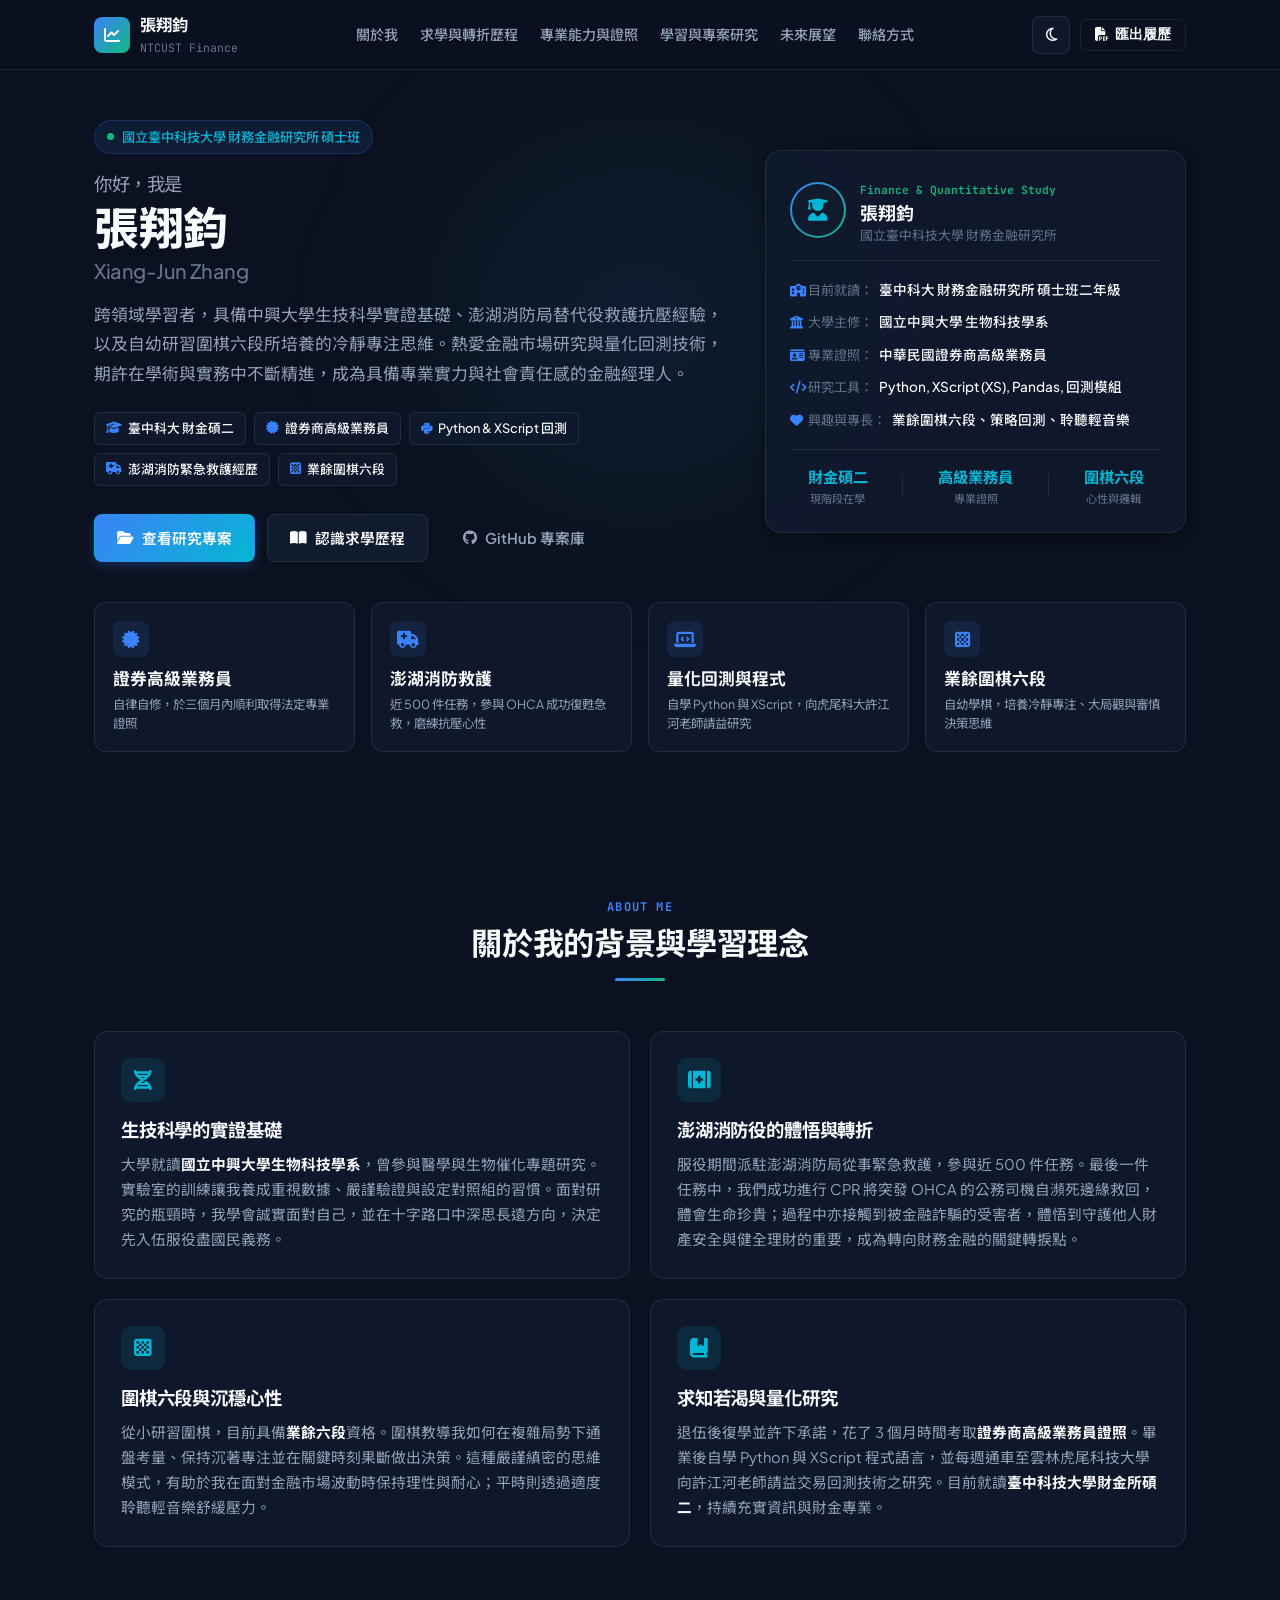
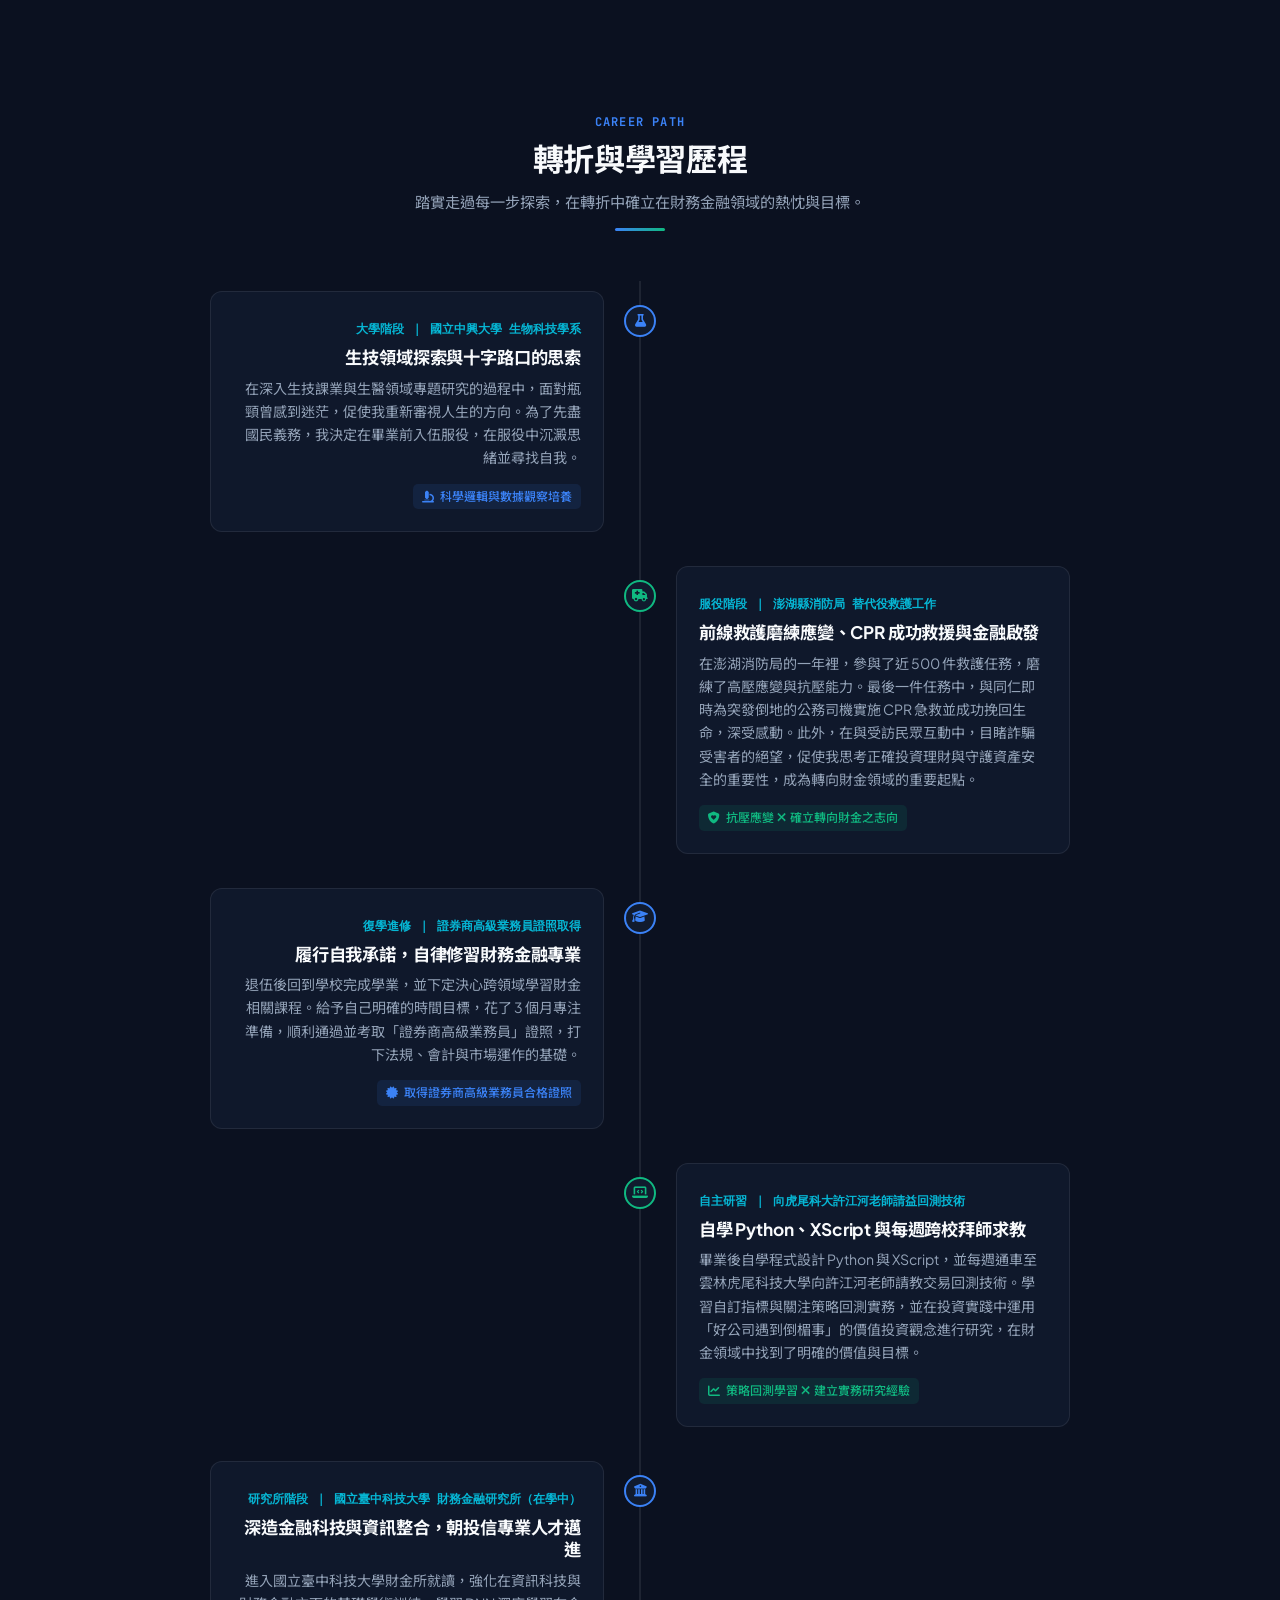
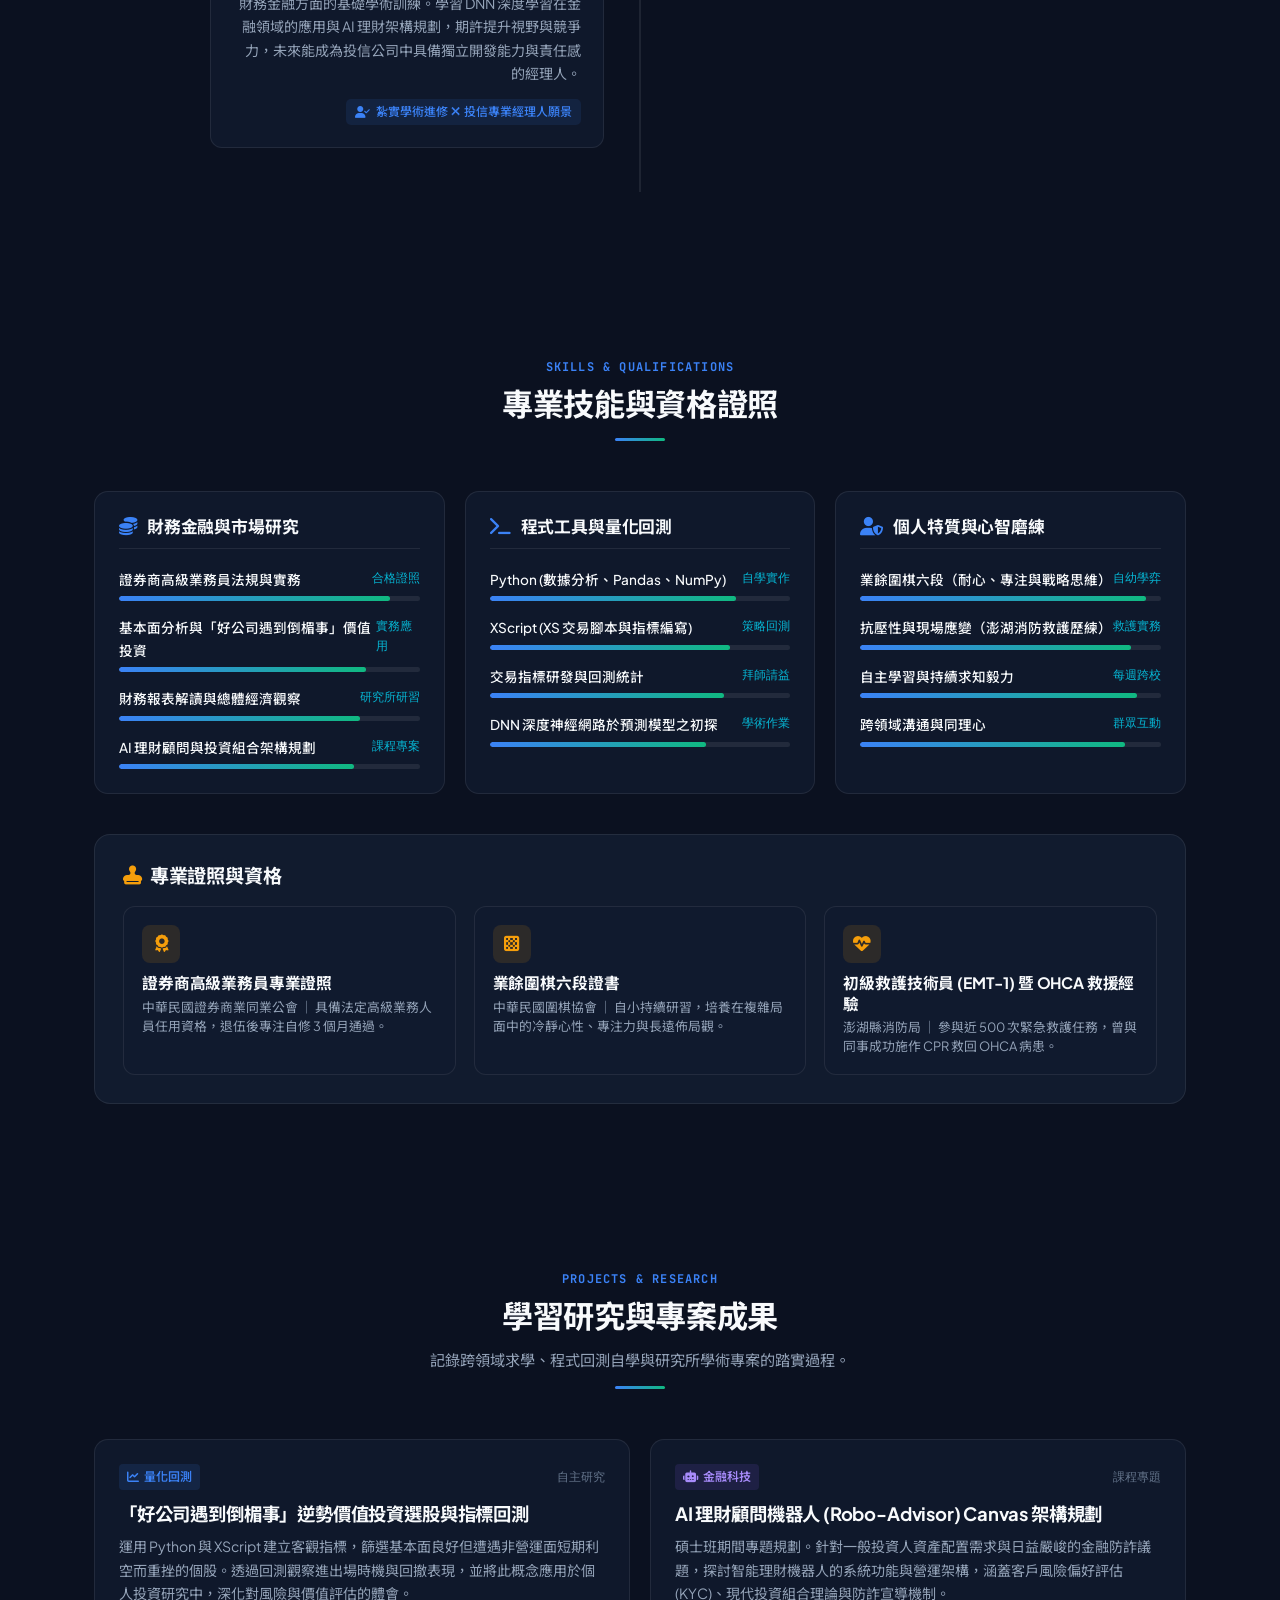
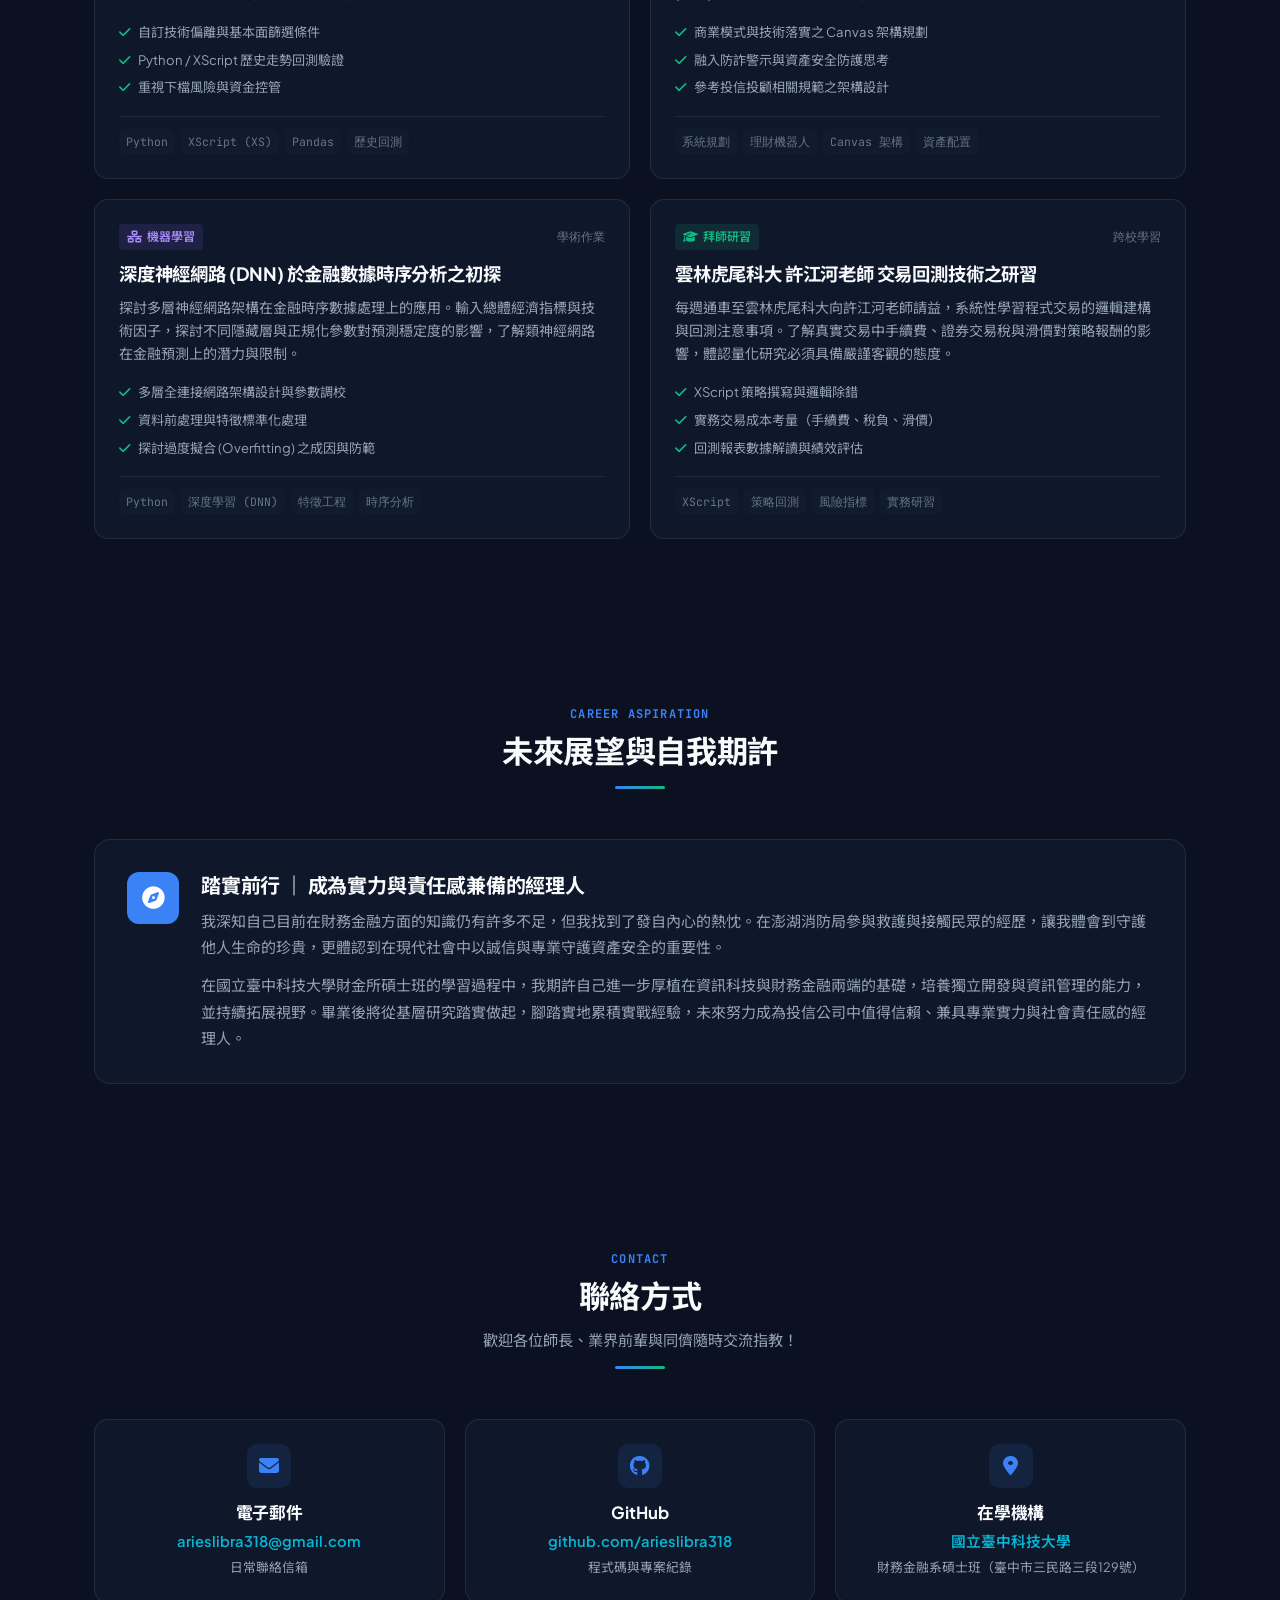
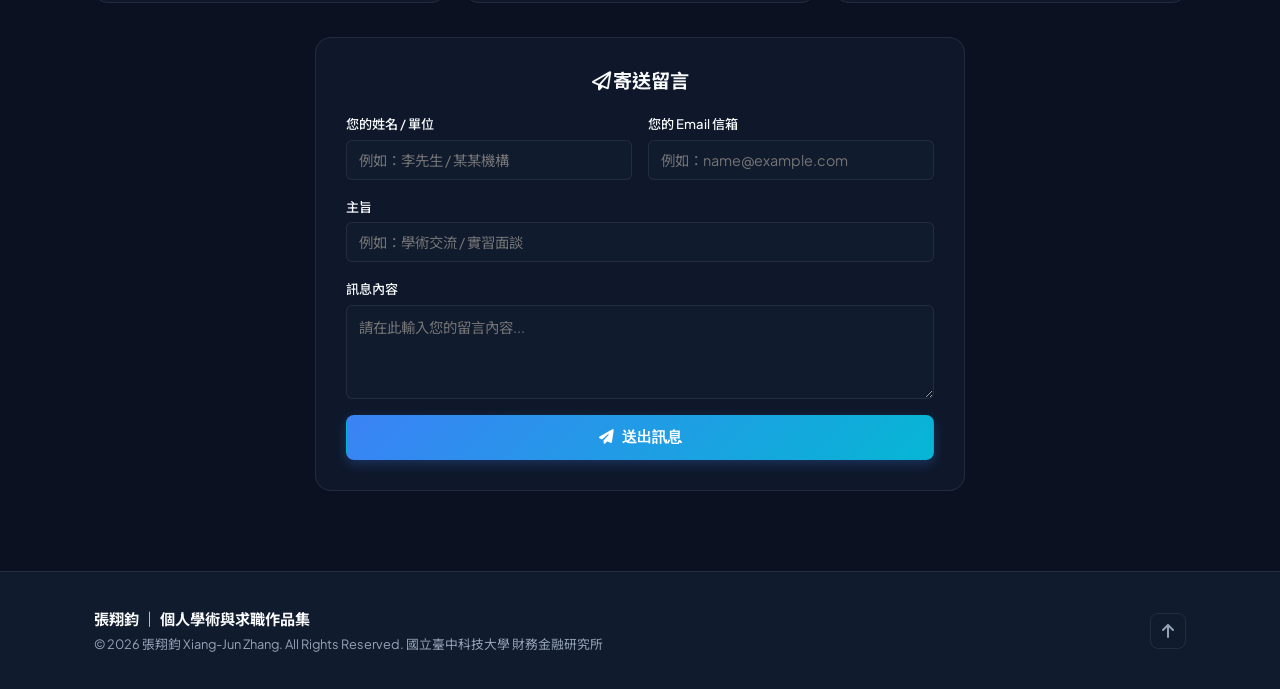
<file: index.html>
<!DOCTYPE html>
<html lang="zh-TW" data-theme="dark">
<head>
  <meta charset="UTF-8">
  <meta name="viewport" content="width=device-width, initial-scale=1.0">
  <title>張翔鈞 (Xiang-Jun Zhang) | 個人履歷與量化學習作品集</title>
  <meta name="description" content="張翔鈞的個人學術與專業作品集。國立臺中科技大學財務金融研究所碩士生，具備證券商高級業務員證照、Python/XScript量化回測與生技跨域背景。">
  <meta name="keywords" content="張翔鈞, Xiang-Jun Zhang, arieslibra318, 臺中科技大學, 財務金融研究所, 證券商高級業務員, 圍棋六段, 量化回測, Python, XScript">
  
  <!-- Open Graph -->
  <meta property="og:title" content="張翔鈞 Xiang-Jun Zhang | 個人履歷與研究作品集">
  <meta property="og:description" content="國立臺中科技大學 財務金融研究所 ｜ 程式量化回測 ✕ 價值投資研究 ✕ 證券高級業務員">
  <meta property="og:type" content="website">
  
  <!-- Fonts & Icons -->
  <link rel="preconnect" href="https://fonts.googleapis.com">
  <link rel="preconnect" href="https://fonts.gstatic.com" crossorigin>
  <link href="https://fonts.googleapis.com/css2?family=Plus+Jakarta+Sans:wght@300;400;500;600;700&family=Noto+Sans+TC:wght@300;400;500;700&family=JetBrains+Mono:wght@400;500&display=swap" rel="stylesheet">
  <link rel="stylesheet" href="https://cdnjs.cloudflare.com/ajax/libs/font-awesome/6.5.1/css/all.min.css">
  
  <link rel="stylesheet" href="style.css">
</head>
<body>
  <!-- Print Watermark for CV export -->
  <div class="print-header">
    <div class="print-name">張翔鈞 (Xiang-Jun Zhang)</div>
    <div class="print-contact">Email: arieslibra318@gmail.com ｜ GitHub: github.com/arieslibra318 ｜ 國立臺中科技大學 財務金融研究所</div>
  </div>

  <!-- Navigation -->
  <header class="navbar" id="navbar">
    <div class="nav-container">
      <a href="#hero" class="nav-brand">
        <span class="brand-badge"><i class="fa-solid fa-chart-line"></i></span>
        <div class="brand-text">
          <span class="name">張翔鈞</span>
          <span class="title">NTCUST Finance</span>
        </div>
      </a>

      <nav class="nav-menu" id="navMenu">
        <a href="#about" class="nav-link">關於我</a>
        <a href="#journey" class="nav-link">求學與轉折歷程</a>
        <a href="#skills" class="nav-link">專業能力與證照</a>
        <a href="#projects" class="nav-link">學習與專案研究</a>
        <a href="#vision" class="nav-link">未來展望</a>
        <a href="#contact" class="nav-link">聯絡方式</a>
      </nav>

      <div class="nav-actions">
        <!-- Theme Toggle -->
        <button id="themeToggle" class="btn-icon" title="切換深淺模式" aria-label="Toggle Theme">
          <i class="fa-regular fa-moon" id="themeIcon"></i>
        </button>

        <!-- Print Resume Button -->
        <button onclick="window.print()" class="btn-outline-sm btn-print" title="列印或另存 PDF 履歷">
          <i class="fa-solid fa-file-pdf"></i>
          <span class="hide-mobile">匯出履歷</span>
        </button>

        <!-- Mobile Menu Toggle -->
        <button class="mobile-toggle" id="mobileToggle" aria-label="Open Navigation">
          <span></span>
          <span></span>
          <span></span>
        </button>
      </div>
    </div>
  </header>

  <!-- Main Content -->
  <main>
    <!-- Hero Section -->
    <section class="hero-section" id="hero">
      <div class="hero-bg-glow"></div>

      <div class="hero-container">
        <div class="hero-content">
          <div class="hero-badge">
            <span class="status-dot"></span>
            <span>國立臺中科技大學 財務金融研究所 碩士班</span>
          </div>

          <h1 class="hero-title">
            <span class="greeting">你好，我是</span>
            <span class="highlight-name">張翔鈞</span>
            <span class="english-name">Xiang-Jun Zhang</span>
          </h1>

          <p class="hero-subtitle">
            跨領域學習者，具備中興大學生技科學實證基礎、澎湖消防局替代役救護抗壓經驗，以及自幼研習圍棋六段所培養的冷靜專注思維。熱愛金融市場研究與量化回測技術，期許在學術與實務中不斷精進，成為具備專業實力與社會責任感的金融經理人。
          </p>

          <div class="hero-tags">
            <span class="tag"><i class="fa-solid fa-graduation-cap"></i> 臺中科大 財金碩二</span>
            <span class="tag"><i class="fa-solid fa-certificate"></i> 證券商高級業務員</span>
            <span class="tag"><i class="fa-brands fa-python"></i> Python & XScript 回測</span>
            <span class="tag"><i class="fa-solid fa-truck-medical"></i> 澎湖消防緊急救護經歷</span>
            <span class="tag"><i class="fa-solid fa-chess-board"></i> 業餘圍棋六段</span>
          </div>

          <div class="hero-cta-group">
            <a href="#projects" class="btn btn-primary">
              <i class="fa-solid fa-folder-open"></i>
              <span>查看研究專案</span>
            </a>
            <a href="#journey" class="btn btn-secondary">
              <i class="fa-solid fa-book-open"></i>
              <span>認識求學歷程</span>
            </a>
            <a href="https://github.com/arieslibra318" target="_blank" rel="noopener noreferrer" class="btn btn-ghost">
              <i class="fa-brands fa-github"></i>
              <span>GitHub 專案庫</span>
            </a>
          </div>
        </div>

        <!-- Hero Card / Profile Highlights -->
        <div class="hero-visual">
          <div class="profile-card">
            <div class="card-header">
              <div class="avatar-ring">
                <div class="avatar-inner">
                  <i class="fa-solid fa-user-graduate"></i>
                </div>
              </div>
              <div class="card-meta">
                <span class="card-badge">Finance & Quantitative Study</span>
                <h3>張翔鈞</h3>
                <p>國立臺中科技大學 財務金融研究所</p>
              </div>
            </div>

            <div class="info-block">
              <div class="info-row">
                <span class="info-label"><i class="fa-solid fa-school"></i> 目前就讀：</span>
                <span class="info-val">臺中科大 財務金融研究所 碩士班二年級</span>
              </div>
              <div class="info-row">
                <span class="info-label"><i class="fa-solid fa-building-columns"></i> 大學主修：</span>
                <span class="info-val">國立中興大學 生物科技學系</span>
              </div>
              <div class="info-row">
                <span class="info-label"><i class="fa-solid fa-id-card"></i> 專業證照：</span>
                <span class="info-val">中華民國證券商高級業務員</span>
              </div>
              <div class="info-row">
                <span class="info-label"><i class="fa-solid fa-code"></i> 研究工具：</span>
                <span class="info-val">Python, XScript (XS), Pandas, 回測模組</span>
              </div>
              <div class="info-row">
                <span class="info-label"><i class="fa-solid fa-heart"></i> 興趣與專長：</span>
                <span class="info-val">業餘圍棋六段、策略回測、聆聽輕音樂</span>
              </div>
            </div>

            <div class="card-footer-stats">
              <div class="f-stat">
                <span class="num">財金碩二</span>
                <span class="lbl">現階段在學</span>
              </div>
              <div class="f-divider"></div>
              <div class="f-stat">
                <span class="num">高級業務員</span>
                <span class="lbl">專業證照</span>
              </div>
              <div class="f-divider"></div>
              <div class="f-stat">
                <span class="num">圍棋六段</span>
                <span class="lbl">心性與邏輯</span>
              </div>
            </div>
          </div>
        </div>
      </div>

      <!-- Quick Metrics Ribbon -->
      <div class="metrics-ribbon">
        <div class="metric-item">
          <div class="metric-icon"><i class="fa-solid fa-certificate"></i></div>
          <div class="metric-data">
            <span class="metric-value">證券高級業務員</span>
            <span class="metric-label">自律自修，於三個月內順利取得法定專業證照</span>
          </div>
        </div>
        <div class="metric-item">
          <div class="metric-icon"><i class="fa-solid fa-truck-medical"></i></div>
          <div class="metric-data">
            <span class="metric-value">澎湖消防救護</span>
            <span class="metric-label">近 500 件任務，參與 OHCA 成功復甦急救，磨練抗壓心性</span>
          </div>
        </div>
        <div class="metric-item">
          <div class="metric-icon"><i class="fa-solid fa-laptop-code"></i></div>
          <div class="metric-data">
            <span class="metric-value">量化回測與程式</span>
            <span class="metric-label">自學 Python 與 XScript，向虎尾科大許江河老師請益研究</span>
          </div>
        </div>
        <div class="metric-item">
          <div class="metric-icon"><i class="fa-solid fa-chess-board"></i></div>
          <div class="metric-data">
            <span class="metric-value">業餘圍棋六段</span>
            <span class="metric-label">自幼學棋，培養冷靜專注、大局觀與審慎決策思維</span>
          </div>
        </div>
      </div>
    </section>

    <!-- About Section -->
    <section class="section about-section" id="about">
      <div class="container">
        <div class="section-header">
          <span class="section-kicker">ABOUT ME</span>
          <h2 class="section-title">關於我的背景與學習理念</h2>
          <div class="section-divider"></div>
        </div>

        <div class="about-grid">
          <div class="about-card">
            <div class="card-icon"><i class="fa-solid fa-dna"></i></div>
            <h3>生技科學的實證基礎</h3>
            <p>
              大學就讀<strong>國立中興大學生物科技學系</strong>，曾參與醫學與生物催化專題研究。實驗室的訓練讓我養成重視數據、嚴謹驗證與設定對照組的習慣。面對研究的瓶頸時，我學會誠實面對自己，並在十字路口中深思長遠方向，決定先入伍服役盡國民義務。
            </p>
          </div>

          <div class="about-card">
            <div class="card-icon"><i class="fa-solid fa-kit-medical"></i></div>
            <h3>澎湖消防役的體悟與轉折</h3>
            <p>
              服役期間派駐澎湖消防局從事緊急救護，參與近 500 件任務。最後一件任務中，我們成功進行 CPR 將突發 OHCA 的公務司機自瀕死邊緣救回，體會生命珍貴；過程中亦接觸到被金融詐騙的受害者，體悟到守護他人財產安全與健全理財的重要，成為轉向財務金融的關鍵轉捩點。
            </p>
          </div>

          <div class="about-card">
            <div class="card-icon"><i class="fa-solid fa-chess-board"></i></div>
            <h3>圍棋六段與沉穩心性</h3>
            <p>
              從小研習圍棋，目前具備<strong>業餘六段</strong>資格。圍棋教導我如何在複雜局勢下通盤考量、保持沉著專注並在關鍵時刻果斷做出決策。這種嚴謹縝密的思維模式，有助於我在面對金融市場波動時保持理性與耐心；平時則透過適度聆聽輕音樂舒緩壓力。
            </p>
          </div>

          <div class="about-card">
            <div class="card-icon"><i class="fa-solid fa-book-bookmark"></i></div>
            <h3>求知若渴與量化研究</h3>
            <p>
              退伍後復學並許下承諾，花了 3 個月時間考取<strong>證券商高級業務員證照</strong>。畢業後自學 Python 與 XScript 程式語言，並每週通車至雲林虎尾科技大學向許江河老師請益交易回測技術之研究。目前就讀<strong>臺中科技大學財金所碩二</strong>，持續充實資訊與財金專業。
            </p>
          </div>
        </div>
      </div>
    </section>

    <!-- Career Journey Timeline -->
    <section class="section journey-section" id="journey">
      <div class="container">
        <div class="section-header">
          <span class="section-kicker">CAREER PATH</span>
          <h2 class="section-title">轉折與學習歷程</h2>
          <p class="section-desc">踏實走過每一步探索，在轉折中確立在財務金融領域的熱忱與目標。</p>
          <div class="section-divider"></div>
        </div>

        <div class="timeline">
          <!-- Timeline Item 1 -->
          <div class="timeline-item left">
            <div class="timeline-dot"><i class="fa-solid fa-flask"></i></div>
            <div class="timeline-content">
              <span class="timeline-date">大學階段 ｜ 國立中興大學 生物科技學系</span>
              <h3 class="timeline-heading">生技領域探索與十字路口的思索</h3>
              <p>
                在深入生技課業與生醫領域專題研究的過程中，面對瓶頸曾感到迷茫，促使我重新審視人生的方向。為了先盡國民義務，我決定在畢業前入伍服役，在服役中沉澱思緒並尋找自我。
              </p>
              <div class="timeline-pill"><i class="fa-solid fa-microscope"></i> 科學邏輯與數據觀察培養</div>
            </div>
          </div>

          <!-- Timeline Item 2 -->
          <div class="timeline-item right">
            <div class="timeline-dot highlight"><i class="fa-solid fa-truck-medical"></i></div>
            <div class="timeline-content">
              <span class="timeline-date">服役階段 ｜ 澎湖縣消防局 替代役救護工作</span>
              <h3 class="timeline-heading">前線救護磨練應變、CPR 成功救援與金融啟發</h3>
              <p>
                在澎湖消防局的一年裡，參與了近 500 件救護任務，磨練了高壓應變與抗壓能力。最後一件任務中，與同仁即時為突發倒地的公務司機實施 CPR 急救並成功挽回生命，深受感動。此外，在與受訪民眾互動中，目睹詐騙受害者的絕望，促使我思考正確投資理財與守護資產安全的重要性，成為轉向財金領域的重要起點。
              </p>
              <div class="timeline-pill highlight"><i class="fa-solid fa-shield-heart"></i> 抗壓應變 ✕ 確立轉向財金之志向</div>
            </div>
          </div>

          <!-- Timeline Item 3 -->
          <div class="timeline-item left">
            <div class="timeline-dot"><i class="fa-solid fa-graduation-cap"></i></div>
            <div class="timeline-content">
              <span class="timeline-date">復學進修 ｜ 證券商高級業務員證照取得</span>
              <h3 class="timeline-heading">履行自我承諾，自律修習財務金融專業</h3>
              <p>
                退伍後回到學校完成學業，並下定決心跨領域學習財金相關課程。給予自己明確的時間目標，花了 3 個月專注準備，順利通過並考取「證券商高級業務員」證照，打下法規、會計與市場運作的基礎。
              </p>
              <div class="timeline-pill"><i class="fa-solid fa-certificate"></i> 取得證券商高級業務員合格證照</div>
            </div>
          </div>

          <!-- Timeline Item 4 -->
          <div class="timeline-item right">
            <div class="timeline-dot highlight"><i class="fa-solid fa-laptop-code"></i></div>
            <div class="timeline-content">
              <span class="timeline-date">自主研習 ｜ 向虎尾科大許江河老師請益回測技術</span>
              <h3 class="timeline-heading">自學 Python、XScript 與每週跨校拜師求教</h3>
              <p>
                畢業後自學程式設計 Python 與 XScript，並每週通車至雲林虎尾科技大學向許江河老師請教交易回測技術。學習自訂指標與關注策略回測實務，並在投資實踐中運用「好公司遇到倒楣事」的價值投資觀念進行研究，在財金領域中找到了明確的價值與目標。
              </p>
              <div class="timeline-pill highlight"><i class="fa-solid fa-chart-line"></i> 策略回測學習 ✕ 建立實務研究經驗</div>
            </div>
          </div>

          <!-- Timeline Item 5 -->
          <div class="timeline-item left">
            <div class="timeline-dot"><i class="fa-solid fa-building-columns"></i></div>
            <div class="timeline-content">
              <span class="timeline-date">研究所階段 ｜ 國立臺中科技大學 財務金融研究所（在學中）</span>
              <h3 class="timeline-heading">深造金融科技與資訊整合，朝投信專業人才邁進</h3>
              <p>
                進入國立臺中科技大學財金所就讀，強化在資訊科技與財務金融方面的基礎學術訓練。學習 DNN 深度學習在金融領域的應用與 AI 理財架構規劃，期許提升視野與競爭力，未來能成為投信公司中具備獨立開發能力與責任感的經理人。
              </p>
              <div class="timeline-pill"><i class="fa-solid fa-user-check"></i> 紮實學術進修 ✕ 投信專業經理人願景</div>
            </div>
          </div>
        </div>
      </div>
    </section>

    <!-- Skills & Qualifications Section -->
    <section class="section skills-section" id="skills">
      <div class="container">
        <div class="section-header">
          <span class="section-kicker">SKILLS & QUALIFICATIONS</span>
          <h2 class="section-title">專業技能與資格證照</h2>
          <div class="section-divider"></div>
        </div>

        <div class="skills-grid">
          <!-- Column 1: Financial Knowledge -->
          <div class="skill-category">
            <div class="cat-header">
              <i class="fa-solid fa-coins"></i>
              <h3>財務金融與市場研究</h3>
            </div>
            <div class="skill-list">
              <div class="skill-item">
                <div class="skill-info">
                  <span>證券商高級業務員法規與實務</span>
                  <span class="skill-lvl">合格證照</span>
                </div>
                <div class="skill-bar"><div class="fill" style="width: 90%;"></div></div>
              </div>

              <div class="skill-item">
                <div class="skill-info">
                  <span>基本面分析與「好公司遇到倒楣事」價值投資</span>
                  <span class="skill-lvl">實務應用</span>
                </div>
                <div class="skill-bar"><div class="fill" style="width: 82%;"></div></div>
              </div>

              <div class="skill-item">
                <div class="skill-info">
                  <span>財務報表解讀與總體經濟觀察</span>
                  <span class="skill-lvl">研究所研習</span>
                </div>
                <div class="skill-bar"><div class="fill" style="width: 80%;"></div></div>
              </div>

              <div class="skill-item">
                <div class="skill-info">
                  <span>AI 理財顧問與投資組合架構規劃</span>
                  <span class="skill-lvl">課程專案</span>
                </div>
                <div class="skill-bar"><div class="fill" style="width: 78%;"></div></div>
              </div>
            </div>
          </div>

          <!-- Column 2: Programming & Quant Tools -->
          <div class="skill-category">
            <div class="cat-header">
              <i class="fa-solid fa-terminal"></i>
              <h3>程式工具與量化回測</h3>
            </div>
            <div class="skill-list">
              <div class="skill-item">
                <div class="skill-info">
                  <span>Python (數據分析、Pandas、NumPy)</span>
                  <span class="skill-lvl">自學實作</span>
                </div>
                <div class="skill-bar"><div class="fill" style="width: 82%;"></div></div>
              </div>

              <div class="skill-item">
                <div class="skill-info">
                  <span>XScript (XS 交易腳本與指標編寫)</span>
                  <span class="skill-lvl">策略回測</span>
                </div>
                <div class="skill-bar"><div class="fill" style="width: 80%;"></div></div>
              </div>

              <div class="skill-item">
                <div class="skill-info">
                  <span>交易指標研發與回測統計</span>
                  <span class="skill-lvl">拜師請益</span>
                </div>
                <div class="skill-bar"><div class="fill" style="width: 78%;"></div></div>
              </div>

              <div class="skill-item">
                <div class="skill-info">
                  <span>DNN 深度神經網路於預測模型之初探</span>
                  <span class="skill-lvl">學術作業</span>
                </div>
                <div class="skill-bar"><div class="fill" style="width: 72%;"></div></div>
              </div>
            </div>
          </div>

          <!-- Column 3: Personal Qualities -->
          <div class="skill-category">
            <div class="cat-header">
              <i class="fa-solid fa-user-shield"></i>
              <h3>個人特質與心智磨練</h3>
            </div>
            <div class="skill-list">
              <div class="skill-item">
                <div class="skill-info">
                  <span>業餘圍棋六段（耐心、專注與戰略思維）</span>
                  <span class="skill-lvl">自幼學弈</span>
                </div>
                <div class="skill-bar"><div class="fill" style="width: 95%;"></div></div>
              </div>

              <div class="skill-item">
                <div class="skill-info">
                  <span>抗壓性與現場應變（澎湖消防救護歷練）</span>
                  <span class="skill-lvl">救護實務</span>
                </div>
                <div class="skill-bar"><div class="fill" style="width: 90%;"></div></div>
              </div>

              <div class="skill-item">
                <div class="skill-info">
                  <span>自主學習與持續求知毅力</span>
                  <span class="skill-lvl">每週跨校</span>
                </div>
                <div class="skill-bar"><div class="fill" style="width: 92%;"></div></div>
              </div>

              <div class="skill-item">
                <div class="skill-info">
                  <span>跨領域溝通與同理心</span>
                  <span class="skill-lvl">群眾互動</span>
                </div>
                <div class="skill-bar"><div class="fill" style="width: 88%;"></div></div>
              </div>
            </div>
          </div>
        </div>

        <!-- Official Certifications Cards -->
        <div class="certs-showcase">
          <h3 class="certs-title"><i class="fa-solid fa-stamp"></i> 專業證照與資格</h3>
          <div class="certs-cards">
            <div class="cert-card">
              <div class="cert-badge-icon"><i class="fa-solid fa-award"></i></div>
              <div class="cert-details">
                <h4>證券商高級業務員專業證照</h4>
                <p>中華民國證券商業同業公會 ｜ 具備法定高級業務人員任用資格，退伍後專注自修 3 個月通過。</p>
              </div>
            </div>

            <div class="cert-card">
              <div class="cert-badge-icon"><i class="fa-solid fa-chess-board"></i></div>
              <div class="cert-details">
                <h4>業餘圍棋六段證書</h4>
                <p>中華民國圍棋協會 ｜ 自小持續研習，培養在複雜局面中的冷靜心性、專注力與長遠佈局觀。</p>
              </div>
            </div>

            <div class="cert-card">
              <div class="cert-badge-icon"><i class="fa-solid fa-heart-pulse"></i></div>
              <div class="cert-details">
                <h4>初級救護技術員 (EMT-1) 暨 OHCA 救援經驗</h4>
                <p>澎湖縣消防局 ｜ 參與近 500 次緊急救護任務，曾與同事成功施作 CPR 救回 OHCA 病患。</p>
              </div>
            </div>
          </div>
        </div>
      </div>
    </section>

    <!-- Projects & Research Section -->
    <section class="section projects-section" id="projects">
      <div class="container">
        <div class="section-header">
          <span class="section-kicker">PROJECTS & RESEARCH</span>
          <h2 class="section-title">學習研究與專案成果</h2>
          <p class="section-desc">記錄跨領域求學、程式回測自學與研究所學術專案的踏實過程。</p>
          <div class="section-divider"></div>
        </div>

        <div class="projects-grid">
          <!-- Project 1 -->
          <div class="project-card">
            <div class="project-tag-bar">
              <span class="ptag quant"><i class="fa-solid fa-chart-line"></i> 量化回測</span>
              <span class="pstatus">自主研究</span>
            </div>
            <h3 class="project-title">「好公司遇到倒楣事」逆勢價值投資選股與指標回測</h3>
            <p class="project-desc">
              運用 Python 與 XScript 建立客觀指標，篩選基本面良好但遭遇非營運面短期利空而重挫的個股。透過回測觀察進出場時機與回撤表現，並將此概念應用於個人投資研究中，深化對風險與價值評估的體會。
            </p>
            <div class="project-features">
              <span><i class="fa-solid fa-check"></i> 自訂技術偏離與基本面篩選條件</span>
              <span><i class="fa-solid fa-check"></i> Python / XScript 歷史走勢回測驗證</span>
              <span><i class="fa-solid fa-check"></i> 重視下檔風險與資金控管</span>
            </div>
            <div class="tech-stack">
              <span>Python</span>
              <span>XScript (XS)</span>
              <span>Pandas</span>
              <span>歷史回測</span>
            </div>
          </div>

          <!-- Project 2 -->
          <div class="project-card">
            <div class="project-tag-bar">
              <span class="ptag ai"><i class="fa-solid fa-robot"></i> 金融科技</span>
              <span class="pstatus">課程專題</span>
            </div>
            <h3 class="project-title">AI 理財顧問機器人 (Robo-Advisor) Canvas 架構規劃</h3>
            <p class="project-desc">
              碩士班期間專題規劃。針對一般投資人資產配置需求與日益嚴峻的金融防詐議題，探討智能理財機器人的系統功能與營運架構，涵蓋客戶風險偏好評估 (KYC)、現代投資組合理論與防詐宣導機制。
            </p>
            <div class="project-features">
              <span><i class="fa-solid fa-check"></i> 商業模式與技術落實之 Canvas 架構規劃</span>
              <span><i class="fa-solid fa-check"></i> 融入防詐警示與資產安全防護思考</span>
              <span><i class="fa-solid fa-check"></i> 參考投信投顧相關規範之架構設計</span>
            </div>
            <div class="tech-stack">
              <span>系統規劃</span>
              <span>理財機器人</span>
              <span>Canvas 架構</span>
              <span>資產配置</span>
            </div>
          </div>

          <!-- Project 3 -->
          <div class="project-card">
            <div class="project-tag-bar">
              <span class="ptag ai"><i class="fa-solid fa-network-wired"></i> 機器學習</span>
              <span class="pstatus">學術作業</span>
            </div>
            <h3 class="project-title">深度神經網路 (DNN) 於金融數據時序分析之初探</h3>
            <p class="project-desc">
              探討多層神經網路架構在金融時序數據處理上的應用。輸入總體經濟指標與技術因子，探討不同隱藏層與正規化參數對預測穩定度的影響，了解類神經網路在金融預測上的潛力與限制。
            </p>
            <div class="project-features">
              <span><i class="fa-solid fa-check"></i> 多層全連接網路架構設計與參數調校</span>
              <span><i class="fa-solid fa-check"></i> 資料前處理與特徵標準化處理</span>
              <span><i class="fa-solid fa-check"></i> 探討過度擬合 (Overfitting) 之成因與防範</span>
            </div>
            <div class="tech-stack">
              <span>Python</span>
              <span>深度學習 (DNN)</span>
              <span>特徵工程</span>
              <span>時序分析</span>
            </div>
          </div>

          <!-- Project 4 -->
          <div class="project-card">
            <div class="project-tag-bar">
              <span class="ptag academic"><i class="fa-solid fa-graduation-cap"></i> 拜師研習</span>
              <span class="pstatus">跨校學習</span>
            </div>
            <h3 class="project-title">雲林虎尾科大 許江河老師 交易回測技術之研習</h3>
            <p class="project-desc">
              每週通車至雲林虎尾科大向許江河老師請益，系統性學習程式交易的邏輯建構與回測注意事項。了解真實交易中手續費、證券交易稅與滑價對策略報酬的影響，體認量化研究必須具備嚴謹客觀的態度。
            </p>
            <div class="project-features">
              <span><i class="fa-solid fa-check"></i> XScript 策略撰寫與邏輯除錯</span>
              <span><i class="fa-solid fa-check"></i> 實務交易成本考量（手續費、稅負、滑價）</span>
              <span><i class="fa-solid fa-check"></i> 回測報表數據解讀與績效評估</span>
            </div>
            <div class="tech-stack">
              <span>XScript</span>
              <span>策略回測</span>
              <span>風險指標</span>
              <span>實務研習</span>
            </div>
          </div>
        </div>
      </div>
    </section>

    <!-- Career Vision Section -->
    <section class="section vision-section" id="vision">
      <div class="container">
        <div class="section-header">
          <span class="section-kicker">CAREER ASPIRATION</span>
          <h2 class="section-title">未來展望與自我期許</h2>
          <div class="section-divider"></div>
        </div>

        <div class="vision-box">
          <div class="vision-icon"><i class="fa-solid fa-compass"></i></div>
          <div class="vision-content">
            <h3>踏實前行 ｜ 成為實力與責任感兼備的經理人</h3>
            <p>
              我深知自己目前在財務金融方面的知識仍有許多不足，但我找到了發自內心的熱忱。在澎湖消防局參與救護與接觸民眾的經歷，讓我體會到守護他人生命的珍貴，更體認到在現代社會中以誠信與專業守護資產安全的重要性。
            </p>
            <p style="margin-top: 12px;">
              在國立臺中科技大學財金所碩士班的學習過程中，我期許自己進一步厚植在資訊科技與財務金融兩端的基礎，培養獨立開發與資訊管理的能力，並持續拓展視野。畢業後將從基層研究踏實做起，腳踏實地累積實戰經驗，未來努力成為投信公司中值得信賴、兼具專業實力與社會責任感的經理人。
            </p>
          </div>
        </div>
      </div>
    </section>

    <!-- Contact Section -->
    <section class="section contact-section" id="contact">
      <div class="container">
        <div class="section-header">
          <span class="section-kicker">CONTACT</span>
          <h2 class="section-title">聯絡方式</h2>
          <p class="section-desc">歡迎各位師長、業界前輩與同儕隨時交流指教！</p>
          <div class="section-divider"></div>
        </div>

        <div class="contact-grid">
          <div class="contact-card">
            <div class="c-icon"><i class="fa-solid fa-envelope"></i></div>
            <h4>電子郵件</h4>
            <a href="mailto:arieslibra318@gmail.com" class="c-link">arieslibra318@gmail.com</a>
            <p>日常聯絡信箱</p>
          </div>

          <div class="contact-card">
            <div class="c-icon"><i class="fa-brands fa-github"></i></div>
            <h4>GitHub</h4>
            <a href="https://github.com/arieslibra318" target="_blank" rel="noopener noreferrer" class="c-link">github.com/arieslibra318</a>
            <p>程式碼與專案紀錄</p>
          </div>

          <div class="contact-card">
            <div class="c-icon"><i class="fa-solid fa-location-dot"></i></div>
            <h4>在學機構</h4>
            <span class="c-link">國立臺中科技大學</span>
            <p>財務金融系碩士班（臺中市三民路三段129號）</p>
          </div>
        </div>

        <!-- Quick Message Form -->
        <div class="quick-contact-box">
          <h3><i class="fa-regular fa-paper-plane"></i> 寄送留言</h3>
          <form id="contactForm" class="contact-form" onsubmit="event.preventDefault(); alert('感謝您的來信！已收到您的訊息，張翔鈞將會盡速與您聯絡。'); this.reset();">
            <div class="form-row">
              <div class="form-group">
                <label for="cName">您的姓名 / 單位</label>
                <input type="text" id="cName" required placeholder="例如：李先生 / 某某機構">
              </div>
              <div class="form-group">
                <label for="cEmail">您的 Email 信箱</label>
                <input type="email" id="cEmail" required placeholder="例如：name@example.com">
              </div>
            </div>
            <div class="form-group">
              <label for="cSubject">主旨</label>
              <input type="text" id="cSubject" required placeholder="例如：學術交流 / 實習面談">
            </div>
            <div class="form-group">
              <label for="cMsg">訊息內容</label>
              <textarea id="cMsg" rows="4" required placeholder="請在此輸入您的留言內容..."></textarea>
            </div>
            <button type="submit" class="btn btn-primary btn-block">
              <i class="fa-solid fa-paper-plane"></i> 送出訊息
            </button>
          </form>
        </div>
      </div>
    </section>
  </main>

  <!-- Footer -->
  <footer class="footer">
    <div class="container footer-content">
      <div class="footer-left">
        <span class="f-logo">張翔鈞 ｜ 個人學術與求職作品集</span>
        <p>© 2026 張翔鈞 Xiang-Jun Zhang. All Rights Reserved. 國立臺中科技大學 財務金融研究所</p>
      </div>
      <div class="footer-right">
        <a href="#hero" class="back-to-top" title="回到頂部"><i class="fa-solid fa-arrow-up"></i></a>
      </div>
    </div>
  </footer>

  <script src="app.js"></script>
</body>
</html>
</file>
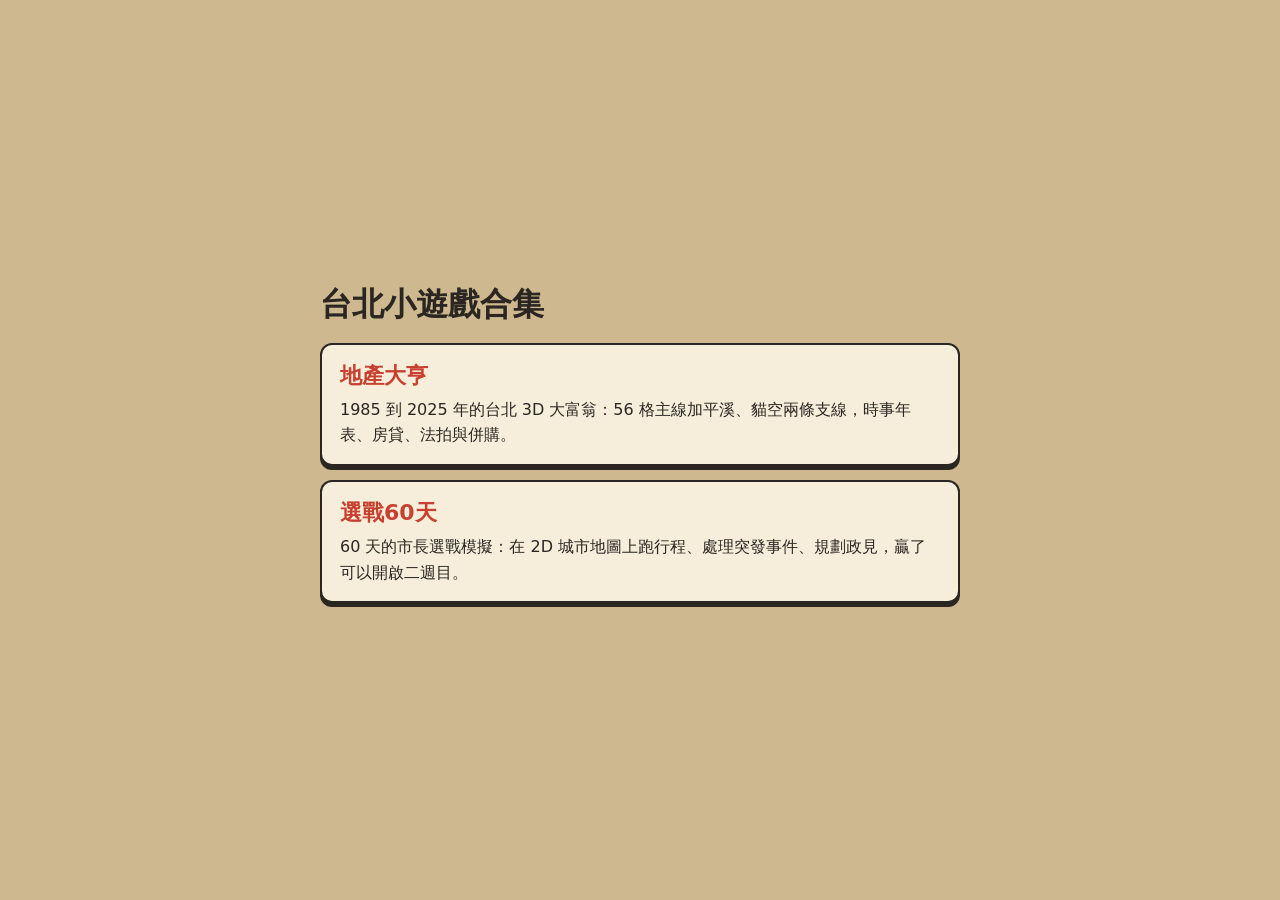
<file: taipei-games/index.html>
<!doctype html>
<html lang="zh-Hant-TW">
<head>
<meta charset="utf-8">
<meta name="viewport" content="width=device-width,initial-scale=1">
<title>台北小遊戲合集</title>
<style>
:root{--paper:#f6eedb;--ink:#2b2622;--accent:#c8402f}
body{margin:0;min-height:100vh;display:grid;place-items:center;background:#cdb88f;color:var(--ink);font-family:'Noto Sans TC','PingFang TC','Microsoft JhengHei',system-ui,sans-serif;padding:16px;box-sizing:border-box}
main{max-width:640px;width:100%}
h1{font-size:32px;margin:0 0 16px}
a.card{display:block;background:var(--paper);border:2.5px solid var(--ink);border-radius:12px;box-shadow:0 4px 0 var(--ink);padding:16px 18px;margin-bottom:14px;color:inherit;text-decoration:none}
a.card:hover{transform:translateY(-2px)}
a.card b{font-size:22px;color:var(--accent)}
a.card p{margin:6px 0 0;line-height:1.6}
</style>
</head>
<body>
<main>
<h1>台北小遊戲合集</h1>
<a class="card" href="landtycoon/"><b>地產大亨</b><p>1985 到 2025 年的台北 3D 大富翁：56 格主線加平溪、貓空兩條支線，時事年表、房貸、法拍與併購。</p></a>
<a class="card" href="election60/"><b>選戰60天</b><p>60 天的市長選戰模擬：在 2D 城市地圖上跑行程、處理突發事件、規劃政見，贏了可以開啟二週目。</p></a>
</main>
</body>
</html>
</file>
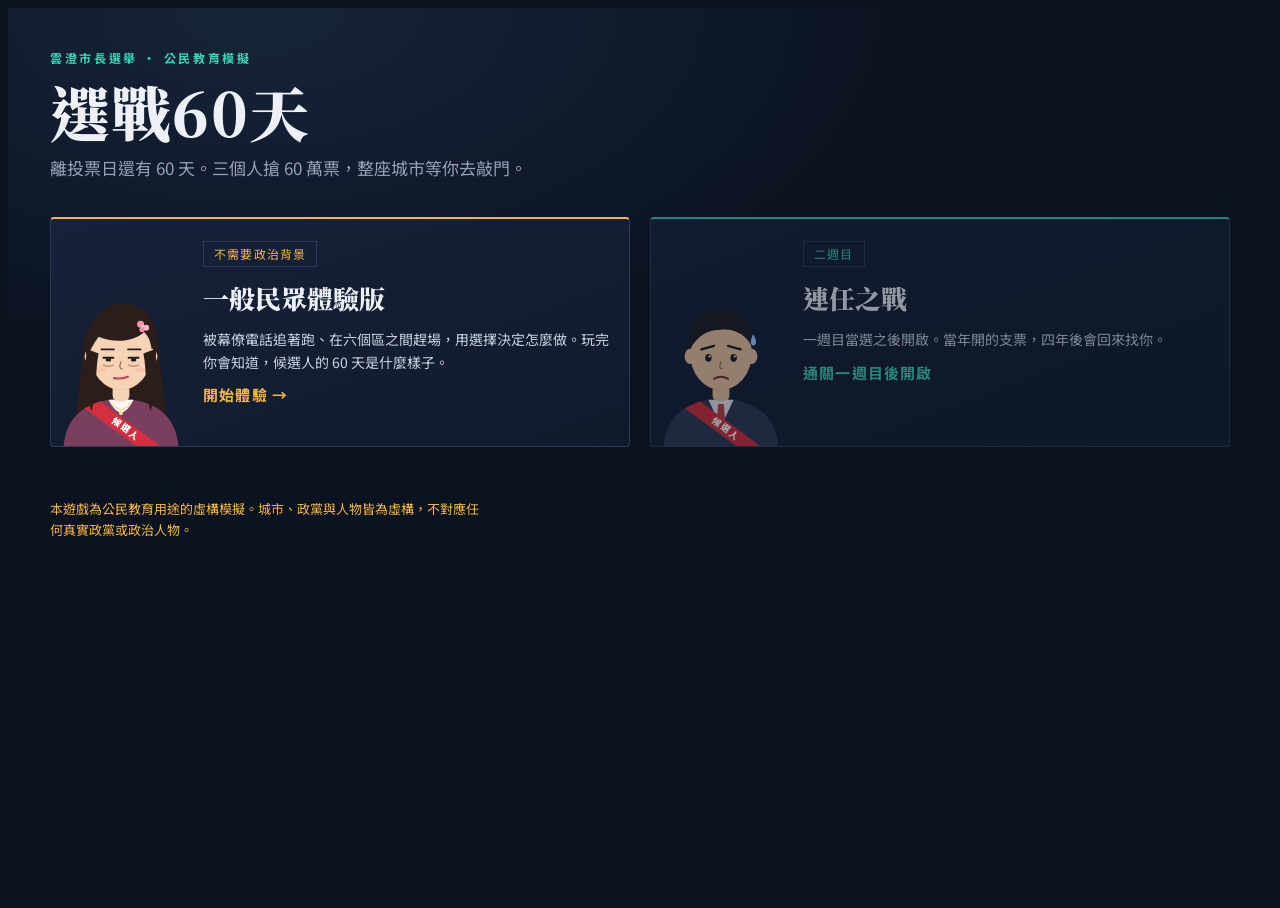
<file: taipei-games/election60/index.html>
<!doctype html>
<html lang="zh-Hant-TW">
<head>
<meta charset="utf-8">
<meta name="viewport" content="width=device-width,initial-scale=1,viewport-fit=cover">
<title>選戰60天</title>
<link rel="preconnect" href="https://fonts.googleapis.com">
<link rel="preconnect" href="https://fonts.gstatic.com" crossorigin>
<link rel="stylesheet" href="https://fonts.googleapis.com/css2?family=JetBrains+Mono:wght@500;700&family=Noto+Sans+TC:wght@400;500;700;900&family=Noto+Serif+TC:wght@700;900&display=swap">
<style>
/* Layout: full-bleed night map of the city; war-room HUD cards float on its edges; dialogs rise over it */
:root{
  color-scheme:dark;
  --night:#0b1320; --panel:#131d2e; --panel2:#1a2740; --line:#2a3b58; --ink:#edf1f7; --mute:#93a2b7;
  --teal:#38d3b2; --teal-ink:#05261d; --red:#ef4f5d; --amber:#f3b544; --good:#5fd39a;
  --you:#ff8a3d; --opA:#a184ff; --opB:#5ec4ef;
  --paper:#f4eee2; --paper-ink:#28241f; --paper-mute:#776c60; --paper-line:#e3d9c7; --paper-ok:#dcefe4; --paper-teal:#1d8a72;
  --display:"Noto Serif TC","Songti TC","PMingLiU",serif;
  --body:"Noto Sans TC","PingFang TC","Microsoft JhengHei",system-ui,sans-serif;
  --mono:"JetBrains Mono",ui-monospace,"SFMono-Regular",monospace;
  --gl:max(16px, env(safe-area-inset-left,0px)); --gr:max(16px, env(safe-area-inset-right,0px));
}
[hidden]{display:none!important}
html,body{height:100%}
body{background:var(--night);color:var(--ink);font-family:var(--body);font-size:15px;line-height:1.6;overflow:hidden}
button{font:inherit;color:inherit}
#app{position:relative;height:100%;overflow:hidden}
.screen{position:absolute;inset:0;overflow:auto;padding-block:40px;padding-left:var(--gl);padding-right:var(--gr)}
.wrap{max-width:1180px;margin:0 auto}
.eyebrow{font-size:12px;letter-spacing:.22em;color:var(--teal);font-weight:700}
h1,h2,h3{margin:0;text-wrap:balance}
.big{font-family:var(--display);font-weight:900;font-size:clamp(34px,6vw,60px);line-height:1.15;letter-spacing:.02em}
.mute{color:var(--mute)}
.btn{border:0;border-radius:10px;padding:11px 18px;cursor:pointer;background:var(--teal);color:var(--teal-ink);font-weight:700;line-height:1.3}
.btn:hover{filter:brightness(1.08)}
.btn:focus-visible,.opt:focus-visible,.vcard:focus-visible,.look:focus-visible,.pol:focus-visible{outline:2px solid var(--amber);outline-offset:2px}
.btn.ghost{background:transparent;color:var(--ink);border:1px solid var(--line)}
.btn.red{background:var(--red);color:#fff}
.btn.sm{padding:6px 12px;font-size:13px}
.btn[disabled]{opacity:.45;cursor:not-allowed;filter:none}
.kbd{display:inline-block;font-family:var(--mono);font-size:12px;border:1px solid var(--line);border-bottom-width:2px;border-radius:6px;padding:0 7px;background:var(--panel2);color:var(--ink);min-width:22px;text-align:center}
.fig svg{display:block;width:100%;height:100%}

/* title */
#scrTitle{background:radial-gradient(1100px 600px at 20% 0%,#16243a 0%,var(--night) 60%)}
.vcards{display:grid;grid-template-columns:repeat(auto-fit,minmax(min(100%,330px),1fr));gap:20px;margin-top:36px}
.vcard{display:grid;grid-template-columns:140px minmax(0,1fr);gap:8px;background:linear-gradient(160deg,#16223a,#101a2b);border:1px solid var(--line);border-top:2px solid var(--amber);border-radius:4px;text-align:left;cursor:pointer;padding:0;min-height:230px;overflow:hidden}
.vcard.teal{border-top-color:var(--teal)}
.vcard.locked{cursor:not-allowed;opacity:.6}
.vcard .fig{align-self:end;height:210px}
.vcard .vb{padding:22px 20px 20px 4px;display:flex;flex-direction:column;gap:10px;min-width:0}
.vcard .tag{align-self:flex-start;font-size:12px;border:1px solid var(--line);padding:2px 10px;color:var(--amber);letter-spacing:.1em}
.vcard.teal .tag{color:var(--teal)}
.vcard h3{font-family:var(--display);font-size:26px;font-weight:900}
.vcard p{margin:0;color:#c8d2df;font-size:14px}
.vcard .go{margin-top:auto;font-weight:700;color:var(--amber);letter-spacing:.08em}
.vcard.teal .go{color:var(--teal)}
.links{margin-top:24px;display:flex;gap:16px;flex-wrap:wrap;align-items:center}
.disclaim{font-size:13px;color:var(--amber);max-width:62ch}

/* setup */
.setup{background:var(--panel);border:1px solid var(--line);border-radius:16px;padding:32px;display:grid;grid-template-columns:minmax(0,1fr) minmax(0,1fr);gap:40px}
.keys{display:grid;grid-template-columns:auto 1fr;gap:10px 16px;align-items:center;margin-top:20px;font-size:14px}
.keys .k{display:flex;gap:4px;flex-wrap:wrap}
.field{display:flex;flex-direction:column;gap:6px;margin-bottom:18px}
.field label{font-weight:700;font-size:14px}
input[type=text]{background:var(--panel2);border:1px solid var(--line);border-radius:8px;padding:10px 12px;color:var(--ink);font:inherit}
input[type=text]:focus{outline:2px solid var(--teal);outline-offset:1px}
.seg{display:grid;grid-template-columns:1fr 1fr;gap:12px}
.seg button{background:var(--panel2);border:1px solid var(--line);border-radius:10px;padding:12px 14px;text-align:left;cursor:pointer}
.seg button b{display:block;font-size:16px}
.seg button span{font-size:12px;color:var(--mute)}
.seg button.on{border-color:var(--teal);background:#163a3c}
.looks{display:grid;grid-template-columns:1fr 1fr;gap:12px}
.look{background:var(--panel2);border:1px solid var(--line);border-radius:12px;padding:8px 8px 10px;cursor:pointer;text-align:center}
.look .fig{height:200px}
.look.on{border-color:var(--teal);box-shadow:0 0 0 1px var(--teal) inset}

/* overlays */
.ov{position:absolute;inset:0;z-index:30;background:rgba(5,9,16,.64);display:grid;place-items:center;padding:20px var(--gr) 20px var(--gl);overflow:auto}
.dlg{width:min(720px,100%);background:var(--panel);border:1px solid var(--line);border-radius:16px;padding:26px;max-height:100%;overflow:auto}
.dlg.wide{width:min(1100px,100%)}
.dlg h2{font-size:24px;margin:6px 0 12px;font-family:var(--display);font-weight:900}
.dlg p{margin:0 0 10px}
.drow{display:flex;gap:10px;flex-wrap:wrap;margin-top:18px;justify-content:flex-end}
.note{background:var(--panel2);border-left:3px solid var(--teal);padding:10px 14px;border-radius:0 8px 8px 0;margin:10px 0;font-size:14px}
.note.warn{border-left-color:var(--amber)}
.note.bad{border-left-color:var(--red)}
.list{display:flex;flex-direction:column;gap:6px;margin:8px 0}
.list .li{display:flex;justify-content:space-between;gap:12px;background:var(--panel2);padding:8px 12px;border-radius:8px;font-size:14px}
.pollbars{display:flex;flex-direction:column;gap:8px;margin:12px 0}
.pb{display:grid;grid-template-columns:92px 1fr 56px;gap:10px;align-items:center;font-size:14px}
.pb .tr{height:12px;background:var(--panel2);border-radius:6px;overflow:hidden}
.pb .tr i{display:block;height:100%;border-radius:6px}
.pb .n{font-family:var(--mono);text-align:right;font-variant-numeric:tabular-nums}

/* policy */
.polgrid{display:grid;grid-template-columns:repeat(auto-fit,minmax(min(100%,300px),1fr));gap:14px;margin-top:14px}
.issue{background:var(--panel2);border:1px solid var(--line);border-radius:12px;padding:12px;display:flex;flex-direction:column;gap:8px}
.issue h3{font-size:16px}
.pol{background:var(--panel);border:1px solid var(--line);border-radius:10px;padding:8px 10px;text-align:left;cursor:pointer;display:flex;flex-direction:column;gap:2px}
.pol.on{border-color:var(--you);background:#3a2617}
.pol .t{display:flex;justify-content:space-between;gap:8px;font-weight:700}
.pol .lv{font-size:11px;padding:0 6px;border-radius:4px;background:#24324b;color:var(--mute);font-weight:500;white-space:nowrap}
.pol .lv.l2{background:#4a2026;color:#ffb0b6}
.pol .fx{font-size:12px;color:var(--mute)}
.budget{display:flex;gap:16px;align-items:center;flex-wrap:wrap;position:sticky;top:-26px;background:var(--panel);padding:10px 0;z-index:2}
.budget .meter{flex:1;min-width:160px;height:10px;background:var(--panel2);border-radius:5px;overflow:hidden}
.budget .meter i{display:block;height:100%;background:var(--you)}
.budget .meter i.over{background:var(--red)}

/* brief */
.brief{display:grid;grid-template-columns:260px minmax(0,1fr) 300px;gap:18px;margin-top:18px}
.card{background:var(--panel);border:1px solid var(--line);border-radius:14px;padding:16px}
.card h3{font-size:14px;color:var(--mute);letter-spacing:.12em;margin-bottom:10px}
.memo{background:var(--paper);color:var(--paper-ink);border-radius:14px;padding:22px 24px;position:relative}
.memo h3{color:var(--paper-ink);font-size:22px;letter-spacing:0;font-family:var(--display);font-weight:900}
.memo .row{display:grid;grid-template-columns:96px minmax(0,1fr);gap:14px;padding:11px 0;border-bottom:1px solid var(--paper-line)}
.memo .row b{color:var(--paper-teal);font-family:var(--display)}
.memo .row small{display:block;color:var(--paper-mute);font-size:13px}
.memo .foot{margin-top:14px;background:#ebe1cd;border-radius:8px;padding:8px 12px;font-size:13px;color:var(--paper-mute)}
.staff{display:grid;grid-template-columns:repeat(3,1fr);gap:8px;text-align:center}
.staff .fig{width:74px;height:74px;margin:0 auto;border-radius:50%;overflow:hidden;background:#22324c;border:2px solid var(--line)}
.staff b{display:block;font-size:14px;margin-top:4px}
.staff small{color:var(--mute);font-size:11px}
.rules{margin:8px 0 0;padding-left:18px;font-size:13px;display:flex;flex-direction:column;gap:6px}
.rules li::marker{color:var(--amber)}
.timeline{display:grid;grid-template-columns:repeat(auto-fit,minmax(90px,1fr));margin-top:22px;position:relative}
.timeline::before{content:"";position:absolute;left:7%;right:7%;top:7px;height:2px;background:var(--line)}
.timeline div{text-align:center;position:relative;font-size:12px}
.timeline i{display:block;width:14px;height:14px;border-radius:50%;background:var(--panel2);border:2px solid var(--mute);margin:0 auto 6px}
.timeline div:first-child i{background:var(--teal);border-color:var(--teal)}
.timeline b{display:block;font-family:var(--mono);font-size:13px}
.bars{display:flex;flex-direction:column;gap:6px}
.bar{display:grid;grid-template-columns:34px 1fr 40px;gap:8px;align-items:center;font-size:13px}
.bar .tr{height:8px;background:#22324c;border-radius:4px;overflow:hidden}
.bar .tr i{display:block;height:100%;background:var(--teal);border-radius:4px;transition:width .3s}
.bar .tr i.hun{background:var(--amber)}
.bar .tr i.low{background:var(--red)}
.bar .v{font-family:var(--mono);font-size:12px;text-align:right;color:var(--mute)}

/* game */
#scrGame{padding:0;overflow:hidden}
#map{position:absolute;inset:0;width:100%;height:100%;display:block;touch-action:none;cursor:crosshair}
.hud{position:absolute;z-index:5;background:rgba(12,19,32,.88);border:1px solid var(--line);border-radius:12px;backdrop-filter:blur(6px)}
.hclock{top:16px;left:var(--gl);padding:10px 16px}
.hclock .s{font-size:12px;color:var(--mute)}
.hclock .t{font-family:var(--mono);font-size:40px;font-weight:700;line-height:1.05;font-variant-numeric:tabular-nums}
.hclock .d{font-size:13px;color:var(--teal);font-weight:700}
.hright{top:16px;right:var(--gr);width:min(320px,calc(100% - 32px));display:flex;flex-direction:column;gap:8px;background:none;border:0;backdrop-filter:none}
.hright>div{background:rgba(12,19,32,.88);border:1px solid var(--line);border-radius:12px;padding:10px 14px}
.chips{display:grid;grid-template-columns:repeat(4,1fr);gap:6px;margin-top:8px}
.chips div{background:#1c2a42;border-radius:6px;padding:3px 6px;text-align:center}
.chips small{display:block;font-size:10px;color:var(--mute);letter-spacing:.08em}
.chips b{font-family:var(--mono);font-size:13px;font-variant-numeric:tabular-nums}
.hbtns{display:flex;gap:6px;justify-content:flex-end;flex-wrap:wrap;padding:0!important;background:none!important;border:0!important}
.hbtns .btn{background:rgba(12,19,32,.9);color:var(--ink);border:1px solid var(--line);padding:6px 10px;font-size:13px}
.hbtns .btn .kbd{margin-right:4px;font-size:11px}
.pend h4{margin:0 0 6px;font-size:13px;display:flex;justify-content:space-between;color:var(--mute)}
.pend .empty{font-size:13px;color:var(--mute)}
.pitem{display:block;width:100%;text-align:left;background:#3a1a22;border:0;border-left:3px solid var(--red);border-radius:6px;padding:6px 10px;margin-top:6px;cursor:pointer}
.pitem.normal{background:#2a2a1c;border-left-color:var(--amber)}
.pitem b{font-family:var(--mono);font-size:12px;margin-right:6px}
.pitem small{display:block;color:var(--mute);font-size:11px}
.hint{position:absolute;z-index:5;left:50%;bottom:16px;transform:translateX(-50%);max-width:calc(100% - 32px);background:rgba(12,19,32,.9);border:1px solid var(--line);border-radius:999px;padding:7px 18px;font-size:14px;white-space:nowrap;overflow:hidden;text-overflow:ellipsis}
.hint em{font-style:normal;color:var(--amber);font-weight:700}
.sheet{position:absolute;z-index:8;left:50%;bottom:62px;transform:translateX(-50%);width:min(560px,calc(100% - 32px));background:var(--panel);border:1px solid var(--line);border-radius:14px;padding:16px;max-height:calc(100% - 140px);overflow:auto;box-shadow:0 20px 50px rgba(0,0,0,.5)}
.sheet header{display:flex;justify-content:space-between;align-items:flex-start;gap:10px;margin-bottom:10px}
.sheet header b{font-size:18px}
.sheet header small{display:block;color:var(--mute);font-size:12px}
.opt{display:grid;grid-template-columns:30px minmax(0,1fr) auto;gap:10px;align-items:center;width:100%;text-align:left;background:var(--panel2);border:1px solid var(--line);border-radius:10px;padding:10px 12px;margin-top:8px;cursor:pointer}
.opt:hover{border-color:var(--teal)}
.opt[disabled]{opacity:.5;cursor:not-allowed}
.opt .n{display:grid;place-items:center;width:26px;height:26px;border-radius:6px;background:#22324c;font-family:var(--mono);font-size:13px}
.opt small{display:block;color:var(--mute);font-size:12px}
.badge{font-size:11px;padding:2px 8px;border-radius:999px;white-space:nowrap;font-weight:700}
.badge.ok{background:#173d34;color:var(--teal)}
.badge.meh{background:#3b3119;color:var(--amber)}
.badge.no{background:#3d1d24;color:#ff9aa2}
.check{display:flex;gap:8px;align-items:center;margin-top:12px;font-size:13px;color:var(--mute)}
.eatbar{position:absolute;z-index:8;left:50%;bottom:62px;transform:translateX(-50%);width:min(620px,calc(100% - 32px));background:var(--panel);border:1px solid var(--line);border-radius:14px;padding:14px 18px 14px 120px;min-height:96px}
.eatbar .fig{position:absolute;left:8px;bottom:0;width:104px;height:120px}
.eatbar .top{display:flex;justify-content:space-between;font-weight:700}
.eatbar .top span{color:var(--amber);font-family:var(--mono)}
.eatbar .tr{height:10px;background:#22324c;border-radius:5px;margin:8px 0;overflow:hidden}
.eatbar .tr i{display:block;height:100%;width:0;background:var(--amber)}
.eatbar small{color:var(--mute)}
.toasts{position:absolute;z-index:40;top:16px;left:50%;transform:translateX(-50%);display:flex;flex-direction:column;gap:6px;align-items:center;pointer-events:none;width:min(460px,calc(100% - 32px))}
.toast{background:rgba(16,26,43,.96);border:1px solid var(--line);border-radius:10px;padding:8px 14px;font-size:14px;box-shadow:0 8px 24px rgba(0,0,0,.4);animation:tin .25s ease-out}
.toast small{display:block;color:var(--teal);font-size:12px}
@keyframes tin{from{transform:translateY(-8px);opacity:0}to{transform:none;opacity:1}}

/* call */
.call{position:relative;display:grid;grid-template-columns:220px minmax(0,1fr);width:min(860px,100%);background:#111a2a;border:1px solid rgba(239,79,93,.55);border-radius:16px;overflow:hidden;box-shadow:0 30px 80px rgba(0,0,0,.6)}
.call .fig{height:260px;align-self:end}
.call .cb{padding:26px 28px 22px 8px}
.crow{display:flex;justify-content:space-between;font-size:14px;font-weight:700}
.ring{color:var(--red);display:flex;align-items:center;gap:6px}
.ring::before{content:"";width:10px;height:10px;border-radius:50%;background:var(--red);box-shadow:0 0 0 4px rgba(239,79,93,.25);animation:pulse 1s infinite}
@keyframes pulse{50%{box-shadow:0 0 0 8px rgba(239,79,93,0)}}
.crow .tm{color:#ff9aa2;font-family:var(--mono)}
.ctext{font-size:clamp(17px,2.2vw,22px);line-height:1.6;margin:12px 0 18px}
.cbtns{display:flex;gap:10px;flex-wrap:wrap}
.cnote{font-size:13px;color:var(--mute);margin:12px 0 0}
.cme{position:absolute;right:var(--gr);bottom:0;width:min(300px,28vw);height:min(380px,42vh);pointer-events:none}

/* panel */
.pwrap{display:grid;grid-template-columns:minmax(0,.8fr) minmax(0,1.4fr);width:min(1180px,100%);align-items:end;gap:0;max-height:100%}
.pwrap>.fig{height:min(560px,70vh)}
.pbox{background:#111a2a;border:1px solid var(--line);border-radius:16px;padding:20px;display:flex;flex-direction:column;gap:12px;max-height:calc(100vh - 40px);overflow:auto;align-self:center}
.phead{display:flex;justify-content:space-between;gap:12px;align-items:flex-start}
.phead .tg{display:inline-block;background:var(--red);color:#fff;font-family:var(--mono);font-size:12px;font-weight:700;padding:2px 8px;border-radius:6px;margin-right:8px;vertical-align:3px}
.phead .tg.normal{background:#8a6a1f}
.phead b{font-size:20px}
.phead .sub{font-size:13px;color:var(--mute)}
.gauges{display:grid;grid-template-columns:repeat(4,minmax(0,1fr));gap:8px;background:#0a1220;border:1px solid var(--line);border-radius:10px;padding:12px}
.gauges div small{display:block;font-size:11px;color:var(--mute)}
.gauges div b{display:block;font-family:var(--mono);font-size:18px}
.gauges div span{font-size:12px}
.lv-good{color:var(--good)} .lv-mid{color:var(--amber)} .lv-bad{color:#ff7d88}
.plog{display:flex;flex-direction:column;gap:8px}
.line{background:#17233a;border-left:3px solid var(--teal);border-radius:0 8px 8px 0;padding:8px 12px;font-size:14px}
.line.staff{border-left-color:var(--red);background:#2a1620}
.line.me{align-self:flex-end;border-left:0;border-right:3px solid var(--teal);border-radius:8px 0 0 8px;background:#173a3a;max-width:85%}
.line.res{border-left-color:var(--amber);background:#2b2615}
.fxchips{display:flex;gap:6px;flex-wrap:wrap;margin-top:6px}
.fxchips span{font-size:12px;padding:1px 8px;border-radius:999px;background:#22324c}
.fxchips .up{color:var(--good)} .fxchips .dn{color:#ff8b95}
.pq{font-weight:700;font-size:16px;border-top:1px solid var(--line);padding-top:12px}
.hintx{font-size:12px;color:var(--amber);display:block}

/* mini */
.mini{width:min(640px,100%);background:#1b1220;border:1px solid rgba(239,79,93,.45);border-radius:16px;padding:24px;text-align:center}
.mini p{margin:0 0 6px;font-size:14px}
.stage{position:relative;width:200px;height:200px;margin:14px auto}
.stage .tgt,.stage .shr{position:absolute;left:50%;top:50%;width:110px;height:110px;margin:-55px 0 0 -55px;border-radius:50%}
.stage .tgt{border:6px solid rgba(95,211,154,.55)}
.stage .shr{border:4px solid var(--red);transform:scale(1.9)}
.stage .dot{position:absolute;left:50%;top:50%;width:70px;height:70px;margin:-35px 0 0 -35px;border-radius:50%;background:var(--red);display:grid;place-items:center;font-weight:900;font-family:var(--display);font-size:20px;color:#fff}
.cnt{font-family:var(--mono);font-size:28px;font-weight:700}
.fb{height:24px;font-weight:700}
.fb.good{color:var(--good)} .fb.bad{color:#ff8b95}
.tbar{height:8px;background:#22324c;border-radius:4px;overflow:hidden;margin:10px 0}
.tbar i{display:block;height:100%;background:var(--amber);width:100%}
.qa{display:flex;flex-direction:column;gap:8px;text-align:left;margin-top:12px}

/* result */
#scrResult{background:radial-gradient(900px 500px at 70% 10%,#1d2a46,var(--night) 70%)}
.res{display:grid;grid-template-columns:minmax(0,1.65fr) minmax(0,1fr);border-radius:18px;overflow:hidden;box-shadow:0 30px 80px rgba(0,0,0,.5)}
.paper{background:var(--paper);color:var(--paper-ink);display:grid;grid-template-columns:210px minmax(0,1fr)}
.paper>.fig{background:linear-gradient(180deg,#e9e0cd,#d9cdb5);align-self:stretch;display:flex;align-items:flex-end}
.paper>.fig svg{height:auto}
.pc{padding:28px 30px;min-width:0}
.pc .eb{color:#c4502e;font-size:13px;font-weight:700;letter-spacing:.1em}
.pc h1{font-family:var(--display);font-weight:900;font-size:clamp(26px,3.4vw,38px);line-height:1.25;margin:8px 0 16px}
.sgrid{display:grid;grid-template-columns:repeat(3,minmax(0,1fr));border-top:1px solid var(--paper-line)}
.sgrid div{padding:10px 4px;border-bottom:1px solid var(--paper-line)}
.sgrid small{display:block;color:var(--paper-mute);font-size:12px}
.sgrid b{font-family:var(--mono);font-size:24px;font-variant-numeric:tabular-nums}
.sgrid b i{font-style:normal;font-family:var(--body);font-size:12px;color:var(--paper-mute);margin-left:2px}
.dres{display:flex;flex-direction:column;gap:6px;margin:16px 0}
.dres div{background:#efe7d6;border-radius:6px;padding:8px 12px;font-size:14px;display:flex;justify-content:space-between;gap:10px;flex-wrap:wrap}
.dres div.win{background:var(--paper-ok)}
.dres b{font-family:var(--mono);font-size:12px;margin-right:6px}
.edu h4{color:var(--paper-teal);margin:16px 0 6px;font-size:15px}
.edu p{background:#efe7d6;border-radius:6px;padding:8px 12px;margin:0 0 6px;font-size:14px}
.edu .src{font-size:12px;color:var(--paper-mute);background:none;padding:0}
.side{background:linear-gradient(180deg,#151f37 0%,#2c2b4c 52%,#b86537 100%);padding:28px;display:flex;flex-direction:column;gap:14px}
.side .bign{font-family:var(--mono);font-size:64px;font-weight:700;line-height:1}
.side .pill{align-self:flex-start;background:rgba(255,255,255,.12);border:1px solid rgba(255,255,255,.25);border-radius:999px;padding:4px 14px;font-weight:700;font-size:14px}
.voice{display:grid;grid-template-columns:56px minmax(0,1fr);gap:12px;margin-top:auto}
.voice .fig{width:56px;height:56px;border-radius:50%;overflow:hidden;background:#24324e}
.voice small{color:#c9d3e6;font-size:12px}
.voice p{margin:2px 0 0;font-size:15px;line-height:1.7}
.side .btn{width:100%;max-width:260px}
.side .btn.ghost{border-color:rgba(255,255,255,.4)}

@media (max-width:980px){
  .brief{grid-template-columns:minmax(0,1fr)}
  .brief .cand{display:grid;grid-template-columns:120px 1fr;gap:12px}
  .pwrap{grid-template-columns:minmax(0,1fr)}
  .pwrap>.fig{display:none}
  .res{grid-template-columns:minmax(0,1fr)}
}
@media (max-width:760px){
  .setup{grid-template-columns:minmax(0,1fr);padding:20px;gap:24px}
  .hclock{top:10px;padding:6px 10px}
  .hclock .t{font-size:24px}
  .hclock .s,.hclock .d{font-size:11px}
  .hright{top:10px;right:var(--gr);width:calc(100% - 152px);max-width:300px;gap:6px}
  .hright>div{padding:6px 8px}
  .bar{grid-template-columns:26px minmax(0,1fr) 30px;gap:4px;font-size:11px}
  .chips{gap:3px;margin-top:6px}
  .chips b{font-size:11px}
  .chips small{font-size:9px;letter-spacing:0}
  .hbtns{gap:4px}
  .hbtns .btn{padding:4px 7px;font-size:12px}
  .hbtns .btn .kbd{display:none}
  .hright .pend{position:fixed;left:var(--gl);right:var(--gr);bottom:12px;max-height:96px;overflow:auto}
  .pend .empty{display:none}
  .pend h4{margin:0}
  .eatbar{padding-left:16px}
  .eatbar .fig{display:none}
  .dlg{padding:18px}
  .pb{grid-template-columns:70px 1fr 50px}
  .call{grid-template-columns:minmax(0,1fr)}
  .call .fig{display:none}
  .call .cb{padding:20px}
  .cme{display:none}
  .gauges{grid-template-columns:repeat(2,minmax(0,1fr))}
  .paper{grid-template-columns:minmax(0,1fr)}
  .paper>.fig{display:none}
  .pc{padding:22px 18px}
  .sgrid{grid-template-columns:repeat(2,minmax(0,1fr))}
  .vcard{grid-template-columns:100px minmax(0,1fr)}
  .vcard .fig{height:170px}
  .timeline{grid-template-columns:repeat(4,minmax(0,1fr));row-gap:12px}
  .timeline::before{display:none}
  .sheet,.eatbar{bottom:12px}
  .hint{display:none}
}
@media (prefers-reduced-motion:reduce){*{animation:none!important;transition:none!important}}
</style>

</head>
<body>
<div id="app">
  <section class="screen" id="scrTitle">
    <div class="wrap">
      <div class="eyebrow">雲澄市長選舉 · 公民教育模擬</div>
      <h1 class="big" style="margin-top:10px">選戰60天</h1>
      <p class="mute" style="font-size:17px;margin:8px 0 0">離投票日還有 60 天。三個人搶 60 萬票，整座城市等你去敲門。</p>
      <div class="vcards" id="vcards"></div>
      <div class="links" id="titleLinks"></div>
      <p class="disclaim" style="margin-top:28px">本遊戲為公民教育用途的虛構模擬。城市、政黨與人物皆為虛構，不對應任何真實政黨或政治人物。</p>
    </div>
  </section>

  <section class="screen" id="scrSetup" hidden>
    <div class="wrap">
      <div class="setup">
        <div>
          <div class="eyebrow" id="setupEyebrow">選戰60天 · 一般民眾體驗版</div>
          <h1 class="big" style="font-size:clamp(30px,4vw,44px);margin:10px 0 14px" id="setupTitle">D-60 · 登記參選</h1>
          <p style="color:#c8d2df;margin:0" id="setupDesc">你是新城聯盟推出的市長候選人。從今天起到投票日，你要跑遍雲澄市六個區。幕僚的電話隨時會響：有的是小事，有的會翻盤。吃飯、睡覺、回家陪家人，都得自己找空檔。</p>
          <div class="keys">
            <div class="k"><span class="kbd">↑</span><span class="kbd">↓</span><span class="kbd">←</span><span class="kbd">→</span></div><div>走路（按住 Shift 用跑的），也可以直接點地圖</div>
            <div class="k"><span class="kbd">E</span></div><div>在地點旁邊打開行程：掃街、拜會、吃便當、睡覺</div>
            <div class="k"><span class="kbd">1</span><span class="kbd">2</span><span class="kbd">3</span></div><div>選擇選項（也可以直接點）</div>
            <div class="k"><span class="kbd">C</span></div><div>掃街握手、造勢喊口號：照節拍按</div>
            <div class="k"><span class="kbd">M</span></div><div>全市地圖，再按一次回來</div>
            <div class="k"><span class="kbd">P</span></div><div>暫停</div>
          </div>
        </div>
        <div>
          <div class="field"><label for="inName">候選人姓名（必填）</label><input type="text" id="inName" maxlength="8" placeholder="例如：陳家和" autocomplete="off"></div>
          <div class="field"><label>今年的選情</label>
            <div class="seg" id="segDiff">
              <button type="button" data-v="normal" class="on"><b>普通選情</b><span>三強鼎立，你從第三名起跑</span></button>
              <button type="button" data-v="hard"><b>逆風選情</b><span>對手更強、事件更多，體力掉得快</span></button>
            </div>
          </div>
          <div class="field"><label>選戰長度</label>
            <div class="seg" id="segLen">
              <button type="button" data-v="60" class="on"><b>60 天標準</b><span>完整選戰，大約 2 小時</span></button>
              <button type="button" data-v="30"><b>30 天短版</b><span>從 D-31 開始衝刺，大約 1 小時</span></button>
            </div>
          </div>
          <div class="field"><label>選你的樣子</label>
            <div class="looks" id="looks">
              <button type="button" class="look on" data-v="m"><div class="fig" data-face="m:worry"></div><b>男候選人</b></button>
              <button type="button" class="look" data-v="f"><div class="fig" data-face="f:worry"></div><b>女候選人</b></button>
            </div>
          </div>
          <p class="disclaim">內容包含選舉中的爭議、意外事件與違法誘惑的情節。遊戲僅供公民教育，法規內容以中央選舉委員會公告為準。</p>
          <div class="drow" style="justify-content:space-between;align-items:center">
            <button class="btn ghost sm" id="btnBackTitle" type="button">← 換一個版本</button>
            <button class="btn" id="btnSetupNext" type="button">下一步：定政見</button>
          </div>
        </div>
      </div>
    </div>
  </section>

  <section class="screen" id="scrBrief" hidden></section>

  <section class="screen" id="scrGame" hidden>
    <canvas id="map" aria-label="雲澄市地圖"></canvas>
    <div class="hud hclock"><div class="s" id="hDay">第 1 天 · 週二</div><div class="t" id="hTime">07:00</div><div class="d" id="hLeft">距離投票 60 天</div></div>
    <div class="hud hright">
      <div>
        <div class="bars" id="hBars"></div>
        <div class="chips" id="hChips"></div>
      </div>
      <div class="hbtns">
        <button class="btn" type="button" id="bPause"><span class="kbd">P</span>暫停</button>
        <button class="btn" type="button" id="bMap"><span class="kbd">M</span>全景</button>
        <button class="btn" type="button" id="bTrend">走勢</button>
        <button class="btn" type="button" id="bPol">政見</button>
        <button class="btn" type="button" id="bEnd">結束今天</button>
      </div>
      <div class="pend" id="hPend"></div>
    </div>
    <div class="hint" id="hint">點地圖或用方向鍵移動，走到地點按 <em>E</em></div>
    <div class="sheet" id="sheet" hidden></div>
    <div class="eatbar" id="eatbar" hidden>
      <div class="fig" data-face="P:eat"></div>
      <div class="top"><b id="eatTitle">排骨便當 · 還溫的</b><span id="eatPct">0%</span></div>
      <div class="tr"><i id="eatFill"></i></div>
      <small>邊吃邊回血，按 <span class="kbd">E</span> 先不吃了。</small>
    </div>
  </section>

  <section class="screen" id="scrResult" hidden></section>

  <div class="ov" id="ovCall" hidden>
    <div class="call">
      <div class="fig" id="cFig"></div>
      <div class="cb">
        <div class="crow"><span class="ring">電話響了</span><span class="tm" id="cTime"></span></div>
        <p class="ctext" id="cText"></p>
        <div class="cbtns" id="cBtns"></div>
        <p class="cnote" id="cNote"></p>
      </div>
    </div>
    <div class="cme fig" id="cMe"></div>
  </div>

  <div class="ov" id="ovPanel" hidden>
    <div class="pwrap">
      <div class="fig" id="pFig"></div>
      <div class="pbox">
        <div class="phead">
          <div><span class="tg" id="pTag"></span><b id="pTitle"></b><div class="sub" id="pSub"></div></div>
          <button class="btn sm" type="button" id="pAsk">問幕僚 · 20 分</button>
        </div>
        <div class="gauges" id="pGauges"></div>
        <div class="plog" id="pLog"></div>
        <div class="pq" id="pQ"></div>
        <div id="pOpts"></div>
      </div>
    </div>
  </div>

  <div class="ov" id="ovMini" hidden><div class="mini" id="miniBox"></div></div>
  <div class="ov" id="ovPolicy" hidden><div class="dlg wide" id="polBox"></div></div>
  <div class="ov" id="ovDlg" hidden><div class="dlg" id="dlgBox"></div></div>
  <div class="toasts" id="toasts" aria-live="polite"></div>
</div>

<script>
(()=>{
'use strict';
const $=s=>document.querySelector(s);
const el=(t,c,h)=>{const e=document.createElement(t);if(c)e.className=c;if(h!=null)e.innerHTML=h;return e;};
const clamp=(v,a,b)=>Math.max(a,Math.min(b,v));
const rnd=(a,b)=>a+Math.random()*(b-a);
const pick=a=>a[Math.floor(Math.random()*a.length)];
const get=(v,c)=>typeof v==='function'?v(c):v;
const LS={get(k){try{return JSON.parse(localStorage.getItem(k));}catch(e){return null;}},set(k,v){try{localStorage.setItem(k,JSON.stringify(v));}catch(e){}},del(k){try{localStorage.removeItem(k);}catch(e){}}};
const fmt=m=>{m=Math.round(m);return String(Math.floor(m/60)).padStart(2,'0')+':'+String(m%60).padStart(2,'0');};
const WD=['日','一','二','三','四','五','六'];
const wdOf=d=>(d+1)%7;
const shuffle=a=>{a=a.slice();for(let i=a.length-1;i>0;i--){const j=Math.floor(Math.random()*(i+1));[a[i],a[j]]=[a[j],a[i]];}return a;};
const dn=()=>S.day-(S.start||1)+1;

/* ---------- portraits ---------- */
const LOOKS={
  m:{skin:'#f0c7a2',hair:'#1c1c22',front:'short',suit:'#2b3653',shirt:'#e9eef5',sash:1,tie:'#c23b45'},
  f:{skin:'#f6d3b4',hair:'#2a1d1a',front:'fem',back:'long',suit:'#7a3f5f',shirt:'#fbf6f2',sash:1,fem:1,locks:1,clip:1},
  cheng:{skin:'#e1b189',hair:'#8f8f96',front:'bald',suit:'#3c4a3b',shirt:'#e1e7dc',glasses:1,vest:1},
  yu:{skin:'#f3d0b0',hair:'#3b2519',front:'fem',back:'pony',fem:1,suit:'#2b405e',shirt:'#eef3f8',badge:1},
  zhe:{skin:'#e9c19c',hair:'#18191f',front:'messy',suit:'#5a3534',shirt:'#f0e7e2',hood:1},
  A:{skin:'#e5b991',hair:'#2b2929',front:'slick',suit:'#2d2546',shirt:'#f0edf7',tie:'#a184ff'},
  B:{skin:'#f5d3b5',hair:'#4b2c22',front:'fem',back:'long',suit:'#1f4256',shirt:'#f2f8fb',fem:1,locks:1}
};
function face(kind,expr){
  const L=LOOKS[kind]||LOOKS.m; const e=expr||'smile';
  let s='<svg viewBox="0 0 200 230" preserveAspectRatio="xMidYMax meet" aria-hidden="true">';
  if(L.back==='long') s+=`<path d="M46 96C38 26 162 26 154 96L164 184C152 198 128 194 118 182L82 182C72 194 48 198 36 184Z" fill="${L.hair}"/>`;
  if(L.back==='bob') s+=`<path d="M52 94C48 42 152 42 148 94L152 146L48 146Z" fill="${L.hair}"/>`;
  if(L.back==='pony') s+=`<path d="M138 70C178 78 182 140 156 168C166 132 156 104 136 98Z" fill="${L.hair}"/>`;
  if(L.hood) s+=`<path d="M48 176C52 150 70 140 100 140C130 140 148 150 152 176Z" fill="#6d4442"/>`;
  s+=`<path d="M18 230C22 184 54 164 100 162C146 164 178 184 182 230Z" fill="${L.suit}"/>`;
  if(L.fem) s+=`<path d="M82 164Q100 200 118 164Z" fill="${L.shirt}"/><path d="M86 168Q100 188 114 168" stroke="#f1dfa6" stroke-width="2" fill="none"/><circle cx="100" cy="183" r="3" fill="#f1dfa6"/>`;
  else s+=`<path d="M82 164L100 202L118 164Z" fill="${L.shirt}"/>`;
  s+=`<rect x="88" y="134" width="24" height="32" rx="8" fill="${L.skin}"/><rect x="88" y="134" width="24" height="16" fill="#000" opacity=".08"/>`;
  if(L.tie) s+=`<path d="M96 170L104 170L107 206L100 214L93 206Z" fill="${L.tie}"/>`;
  if(L.vest) s+=`<path d="M40 230C42 196 56 178 80 168L92 230Z" fill="#ff8a3d"/><path d="M160 230C158 196 144 178 120 168L108 230Z" fill="#ff8a3d"/><text x="56" y="214" font-size="11" font-weight="700" fill="#3a1d08" font-family="Noto Sans TC,sans-serif">志工</text>`;
  if(L.badge) s+=`<path d="M86 166L96 200M114 166L104 200" stroke="#38d3b2" stroke-width="3"/><rect x="90" y="198" width="22" height="28" rx="3" fill="#fff"/><rect x="94" y="204" width="14" height="4" fill="#38d3b2"/>`;
  if(L.sash) s+=`<path d="M48 176L70 166L156 230L122 230Z" fill="#d42f3d"/><text transform="translate(86 196) rotate(37)" font-size="13" font-weight="900" fill="#fff" font-family="Noto Sans TC,sans-serif" letter-spacing="2">候選人</text>`;
  s+=`<ellipse cx="56" cy="102" rx="8" ry="11" fill="${L.skin}"/><ellipse cx="144" cy="102" rx="8" ry="11" fill="${L.skin}"/>`;
  s+=`<ellipse cx="100" cy="98" rx="44" ry="52" fill="${L.skin}"/>`;
  const fr={short:'M56 92C52 46 82 34 104 36C130 37 150 54 146 92C138 72 120 62 100 64C82 64 66 72 56 92Z',
    bangs:'M55 98C48 44 152 38 147 98C136 72 116 60 98 62C80 64 64 76 55 98Z',
    fem:'M51 106C42 38 92 20 114 28C142 34 158 60 149 106C146 86 140 74 133 67C120 80 92 84 68 74C61 84 55 94 51 106Z',
    messy:'M54 94C48 50 70 30 92 36L98 26L108 36C136 34 154 56 148 94C140 76 128 70 114 66L104 74L94 64C78 66 64 76 54 94Z',
    slick:'M56 94C52 46 84 36 106 38C134 40 150 58 146 94C140 76 128 64 112 60C96 70 74 74 56 94Z',
    bald:'M56 104C54 84 58 72 66 64L70 104ZM144 104C146 84 142 72 134 64L130 104ZM78 52C90 46 112 46 124 52C112 50 92 50 78 52Z'}[L.front];
  s+=`<path d="${fr}" fill="${L.hair}"/>`;
  if(L.locks) s+=`<path d="M53 92C44 122 46 152 58 180C66 152 63 122 68 98Z" fill="${L.hair}"/><path d="M147 92C156 122 154 152 142 180C134 152 137 122 132 98Z" fill="${L.hair}"/>`;
  if(L.clip) s+=`<circle cx="128" cy="56" r="5" fill="#ff8fab"/><circle cx="136" cy="61" r="4.2" fill="#ffb3c6"/><circle cx="130" cy="64" r="3.6" fill="#ff8fab"/><circle cx="131" cy="59" r="1.8" fill="#fff3c4"/>`;
  const ex=82,ey=104,ex2=118;
  if(e==='happy'||e==='eat'){
    s+=`<path d="M${ex-7} ${ey+2}Q${ex} ${ey-6} ${ex+7} ${ey+2}M${ex2-7} ${ey+2}Q${ex2} ${ey-6} ${ex2+7} ${ey+2}" stroke="#1d1a1a" stroke-width="3" fill="none" stroke-linecap="round"/>`;
  }else if(e==='shock'){
    s+=`<ellipse cx="${ex}" cy="${ey}" rx="7" ry="8" fill="#fff"/><ellipse cx="${ex2}" cy="${ey}" rx="7" ry="8" fill="#fff"/><circle cx="${ex}" cy="${ey}" r="3.6" fill="#1d1a1a"/><circle cx="${ex2}" cy="${ey}" r="3.6" fill="#1d1a1a"/>`;
  }else if(e==='tired'){
    s+=`<path d="M${ex-7} ${ey}H${ex+7}M${ex2-7} ${ey}H${ex2+7}" stroke="#1d1a1a" stroke-width="3" stroke-linecap="round"/><ellipse cx="${ex}" cy="${ey+3}" rx="4" ry="2.4" fill="#1d1a1a"/><ellipse cx="${ex2}" cy="${ey+3}" rx="4" ry="2.4" fill="#1d1a1a"/><path d="M${ex-8} ${ey+10}Q${ex} ${ey+14} ${ex+8} ${ey+10}M${ex2-8} ${ey+10}Q${ex2} ${ey+14} ${ex2+8} ${ey+10}" stroke="#a0715a" stroke-width="2" fill="none" opacity=".7"/>`;
  }else{
    s+=`<ellipse cx="${ex}" cy="${ey}" rx="4.6" ry="5.6" fill="#1d1a1a"/><ellipse cx="${ex2}" cy="${ey}" rx="4.6" ry="5.6" fill="#1d1a1a"/><circle cx="${ex+1.6}" cy="${ey-2}" r="1.5" fill="#fff"/><circle cx="${ex2+1.6}" cy="${ey-2}" r="1.5" fill="#fff"/>`;
  }
  const br={worry:`M72 92L90 87M110 87L128 92`,shock:`M72 86Q81 79 90 85M110 85Q119 79 128 86`,tired:`M72 92L90 92M110 92L128 92`}[e]||`M72 90Q81 85 90 89M110 89Q119 85 128 90`;
  s+=`<path d="${br}" stroke="${L.hair==='#8f8f96'?'#6b6b72':L.fem?L.hair:'#1d1a1a'}" stroke-width="${L.fem?2.4:3.4}" fill="none" stroke-linecap="round"/>`;
  if(L.fem&&e!=='happy'&&e!=='eat'&&e!=='tired') s+=`<path d="M${ex-4} ${ey-4}l-5 -2.5M${ex2+4} ${ey-4}l5 -2.5" stroke="#1d1a1a" stroke-width="1.8" stroke-linecap="round"/>`;
  if(L.fem&&(e==='happy'||e==='eat')) s+=`<path d="M${ex+7} ${ey+1}l4 -2M${ex2+7} ${ey+1}l4 -2" stroke="#1d1a1a" stroke-width="1.8" stroke-linecap="round"/>`;
  if(L.glasses) s+=`<rect x="70" y="95" width="24" height="18" rx="6" fill="none" stroke="#2a2a2a" stroke-width="2.4"/><rect x="106" y="95" width="24" height="18" rx="6" fill="none" stroke="#2a2a2a" stroke-width="2.4"/><path d="M94 103H106" stroke="#2a2a2a" stroke-width="2.4"/>`;
  s+=`<path d="M100 110Q96 118 101 120" stroke="#a46d52" stroke-width="2" fill="none" stroke-linecap="round"/>`;
  const mo={smile:'<path d="M88 130Q100 140 112 130" stroke="#7a2f2f" stroke-width="3" fill="none" stroke-linecap="round"/>',
    happy:'<path d="M86 127Q100 146 114 127Z" fill="#7a2f2f"/><path d="M89 128H111" stroke="#fff" stroke-width="3"/>',
    eat:'<ellipse cx="100" cy="132" rx="9" ry="6" fill="#7a2f2f"/><path d="M128 120l26 -18" stroke="#a6712f" stroke-width="3"/><path d="M130 124l26 -14" stroke="#a6712f" stroke-width="3"/><rect x="148" y="98" width="14" height="10" rx="3" fill="#b46a2c"/>',
    worry:'<path d="M90 134Q100 128 110 134" stroke="#7a2f2f" stroke-width="3" fill="none" stroke-linecap="round"/>',
    shock:'<ellipse cx="100" cy="134" rx="7" ry="9" fill="#5a2020"/>',
    tired:'<path d="M90 133Q100 135 110 131" stroke="#7a2f2f" stroke-width="3" fill="none" stroke-linecap="round"/>'}[e]||'';
  s+=L.fem?mo.replace(/#7a2f2f/g,'#c0485e').replace(/#5a2020/g,'#a8354c'):mo;
  if(L.fem&&e!=='happy'&&e!=='eat') s+='<ellipse cx="72" cy="121" rx="7" ry="3.5" fill="#ff8a7a" opacity=".22"/><ellipse cx="128" cy="121" rx="7" ry="3.5" fill="#ff8a7a" opacity=".22"/>';
  if(e==='worry'||e==='shock') s+='<path d="M146 70C150 78 152 82 148 86C143 88 140 82 146 70Z" fill="#9fd3ff"/>';
  if(e==='happy'||e==='eat') s+='<ellipse cx="72" cy="120" rx="8" ry="4" fill="#ff8a7a" opacity=".35"/><ellipse cx="128" cy="120" rx="8" ry="4" fill="#ff8a7a" opacity=".35"/>';
  return s+'</svg>';
}
function paintFaces(root){(root||document).querySelectorAll('[data-face]').forEach(n=>{const [k,e]=n.dataset.face.split(':');n.innerHTML=face(k==='P'?(S&&S.look||'m'):k,e);});}

/* ---------- world data ---------- */
const W=1600,H=1040;
const DIST={
  uni:{name:'大學城',short:'大學',voters:7,turnout:.55,base:{P:28,A:24,B:44},rect:[0,0,480,486],tint:'#262b4a',acc:'#8f8cff',people:'學生、首投族',issue:'租屋、氣候、文化',media:1.4},
  tech:{name:'科技園區',short:'科技',voters:11,turnout:.62,base:{P:30,A:30,B:36},rect:[480,0,640,486],tint:'#1e3446',acc:'#5cc7e8',people:'年輕上班族',issue:'通勤、房價',media:1.3},
  field:{name:'田野漁村區',short:'田野',voters:8,turnout:.74,base:{P:24,A:46,B:18},rect:[1120,0,480,486],tint:'#24342a',acc:'#86d07e',people:'農漁民、宗親',issue:'產銷、交通不便',media:.5},
  new:{name:'新興重劃區',short:'重劃',voters:12,turnout:.68,base:{P:32,A:34,B:32},rect:[0,514,480,526],tint:'#352f22',acc:'#f1c056',people:'年輕家庭',issue:'托育、學校、公園',media:1},
  old:{name:'舊城區',short:'舊城',voters:12,turnout:.72,base:{P:28,A:44,B:22},rect:[480,514,640,526],tint:'#382727',acc:'#f07f6c',people:'長輩、商家',issue:'長照、老市區更新',media:.7},
  port:{name:'港口工業區',short:'港口',voters:10,turnout:.66,base:{P:30,A:40,B:24},rect:[1120,514,480,526],tint:'#22313a',acc:'#7fbccc',people:'勞工、工會',issue:'就業、工安、空汙',media:.8}
};
const DK=Object.keys(DIST);
const CAND={P:{color:'#ff8a3d',party:'新城聯盟'},A:{name:'黃志偉',color:'#a184ff',party:'晨光黨'},B:{name:'林小晴',color:'#5ec4ef',party:'無黨籍網紅'}};
const STAFF={cheng:{name:'阿誠',role:'總幹事',area:'舊城區、田野漁村區'},yu:{name:'小瑜',role:'發言人',area:'科技園區、新興重劃區'},zhe:{name:'阿哲',role:'網路小編',area:'港口工業區、大學城'}};
const LOCS=[
  {id:'gate',name:'校門口',d:'uni',x:330,y:232,acts:['flyer','talk']},
  {id:'live',name:'Live House',d:'uni',x:330,y:414,acts:['youth']},
  {id:'mrt',name:'捷運站',d:'tech',x:640,y:232,acts:['mrt']},
  {id:'plaza',name:'園區廣場',d:'tech',x:960,y:232,acts:['lunch','startup']},
  {id:'farm',name:'農會',d:'field',x:1250,y:232,acts:['farm']},
  {id:'fish',name:'漁港',d:'field',x:1462,y:414,acts:['fish']},
  {id:'park',name:'親子公園',d:'new',x:330,y:770,acts:['family']},
  {id:'mall',name:'量販店',d:'new',x:330,y:968,acts:['mall']},
  {id:'market',name:'傳統市場',d:'old',x:640,y:968,acts:['market']},
  {id:'temple',name:'大廟',d:'old',x:960,y:968,acts:['temple']},
  {id:'hq',name:'競選總部',d:'old',x:960,y:770,acts:['eat','nap','water','radio','ads','stream','fund','poll','policy','sleep'],hq:1},
  {id:'home',name:'家',d:'old',x:640,y:770,acts:['dinner','kids','sleep'],home:1},
  {id:'union',name:'工會會館',d:'port',x:1250,y:770,acts:['union']},
  {id:'dock',name:'碼頭',d:'port',x:1462,y:968,acts:['factory','shift']}
];
const LOC={};LOCS.forEach(l=>LOC[l.id]=l);
const AOFF=62;
const ACTS={
  flyer:{name:'校門口發文宣',kind:'street',t:60,e:8,v:6,g:1.5,best:[[7,9],[12,13],[16,18]]},
  talk:{name:'校園演講',kind:'speech',t:90,e:10,v:16,g:2.1,best:[[10,16]],weekday:1,heat:4},
  youth:{name:'青年座談',kind:'speech',t:120,e:10,v:12,g:2.0,best:[[19,22]],buzz:2,heat:3},
  mrt:{name:'站口拜票',kind:'street',t:60,e:8,v:8,g:1.6,best:[[7,9],[17,19]]},
  lunch:{name:'午餐時間座談',kind:'speech',t:60,e:6,v:8,g:1.5,best:[[12,13]]},
  startup:{name:'新創協會拜會',kind:'group',t:60,e:5,v:4,g:1.3,best:[[10,17]],weekday:1},
  farm:{name:'農會拜會',kind:'group',t:90,e:6,v:6,g:2.0,best:[[8,16]]},
  fish:{name:'漁港拜票',kind:'street',t:60,e:10,v:8,g:1.8,best:[[7,8],[15,17]]},
  family:{name:'公園親子活動',kind:'speech',t:90,e:10,v:6,g:1.7,best:[[9,17]],weekend:1,heat:3},
  mall:{name:'賣場掃街',kind:'street',t:60,e:8,v:8,g:1.5,best:[[18,21]],weekend:1},
  market:{name:'市場掃街',kind:'street',t:60,e:10,v:10,g:1.9,best:[[7,10]]},
  temple:{name:'廟口握手',kind:'street',t:60,e:6,v:6,g:1.5,best:[[7,10],[18,21]]},
  union:{name:'工會拜會',kind:'group',t:90,e:6,v:6,g:2.0,best:[[10,17]]},
  factory:{name:'工廠參訪',kind:'group',t:90,e:10,v:6,g:1.7,best:[[8,16]],weekday:1},
  shift:{name:'下班時間站廠門口',kind:'street',t:60,e:8,v:8,g:1.6,best:[[16,18]]},
  eat:{name:'吃便當',kind:'eat',t:30,desc:'肚子 +55、體力 +6。吃飯時可能有電話進來。'},
  nap:{name:'在沙發小睡 30 分鐘',kind:'nap',t:30,desc:'體力 +12'},
  water:{name:'喝溫水、潤喉',kind:'water',t:15,desc:'嗓子 +15'},
  radio:{name:'電台專訪',kind:'radio',t:60,e:6,v:10,desc:'聲量 +6，全市小幅加分。偶爾會失言。每天一次。'},
  ads:{name:'投放網路廣告',kind:'ads',t:30,cost:80,desc:'花 80 萬，聲量 +8，年輕族群加分。'},
  stream:{name:'小額募款直播',kind:'stream',t:60,e:4,v:8,desc:'每天一次，什麼時段都可以。資金 +25～45 萬，聲量越高募越多。'},
  fund:{name:'募款餐會',kind:'fund',t:120,e:14,v:10,desc:'18:00–21:00 才能開始。資金 +90～140 萬。'},
  poll:{name:'做內部民調',kind:'poll',t:30,cost:60,desc:'花 60 萬，看到各區真實數字（誤差 ±1%）。'},
  policy:{name:'開政見會議',kind:'policy',t:60,desc:'調整政見。每 7 天可以改一次，改太多會被說反覆。'},
  dinner:{name:'回家吃晚餐',kind:'dinner',t:90,desc:'家庭 +20、肚子 +50、體力 +8。17:00–20:00 才能開始。'},
  kids:{name:'陪小孩寫功課',kind:'kids',t:60,desc:'家庭 +12、體力 +3'},
  sleep:{name:'結束今天，回家睡覺',kind:'sleep',t:0,desc:'越早睡，明天體力回得越多。'}
};
const ISSUES=[
  {k:'traffic',name:'交通',ops:[
    {id:'t1',lv:0,name:'公車路網重整',cost:10,fx:{tech:2,old:1,field:2,new:1}},
    {id:'t2',lv:1,name:'捷運新線動工',cost:25,fx:{tech:5,new:4,uni:2,field:-1}},
    {id:'t3',lv:2,name:'全市公車捷運免費',cost:45,fx:{tech:6,uni:6,new:4,old:3}}]},
  {k:'housing',name:'住宅',ops:[
    {id:'h1',lv:0,name:'青年租屋補貼加碼',cost:10,fx:{uni:3,tech:2}},
    {id:'h2',lv:1,name:'社會住宅一萬戶',cost:25,fx:{tech:5,uni:4,new:2,old:-1}},
    {id:'h3',lv:2,name:'房價五年打五折',cost:45,fx:{tech:7,uni:6,new:4,old:-2}}]},
  {k:'care',name:'長照',ops:[
    {id:'c1',lv:0,name:'巷弄長照站加倍',cost:10,fx:{old:3,field:2}},
    {id:'c2',lv:1,name:'長照到宅 24 小時',cost:25,fx:{old:6,field:4,new:1}},
    {id:'c3',lv:2,name:'65 歲以上每月發五千',cost:45,fx:{old:8,field:6,tech:-2,uni:-2}}]},
  {k:'kids',name:'育兒',ops:[
    {id:'k1',lv:0,name:'公幼名額增加三成',cost:10,fx:{new:3,tech:1}},
    {id:'k2',lv:1,name:'0–6 歲每月育兒津貼',cost:25,fx:{new:6,tech:3,port:1}},
    {id:'k3',lv:2,name:'生一個送一百萬',cost:45,fx:{new:8,tech:4,old:-1}}]},
  {k:'jobs',name:'就業',ops:[
    {id:'j1',lv:0,name:'青年職訓計畫',cost:10,fx:{port:2,uni:2}},
    {id:'j2',lv:1,name:'港區產業升級園區',cost:25,fx:{port:6,tech:2,uni:-1,field:-1}},
    {id:'j3',lv:2,name:'保證全市加薪三成',cost:45,fx:{port:7,tech:3,field:2}}]},
  {k:'env',name:'環境',ops:[
    {id:'e1',lv:0,name:'全市植樹十萬棵',cost:10,fx:{uni:2,new:2}},
    {id:'e2',lv:1,name:'工業區空汙總量管制',cost:25,fx:{uni:4,new:3,field:2,port:-3}},
    {id:'e3',lv:2,name:'五年內全市零碳',cost:45,fx:{uni:6,new:3,port:-5}}]}
];
const LV=['穩健','積極','大跳票'];
const POL={};ISSUES.forEach(i=>i.ops.forEach(o=>{o.issue=i.k;o.iname=i.name;POL[o.id]=o;}));
const MILE={1:'今天到選委會完成登記參選，選戰正式開跑。',10:'今天上午抽籤決定候選人號次。',31:'今晚 19:00 是第一場公辦政見發表會。',46:'今晚 19:00 電視辯論會，三位候選人同台。',51:'從今天起進入民調封關期，不能再發布或引述民調。',60:'今晚 19:00 是選前之夜造勢大會，最後一搏。'};
const EVENING={31:'forum',46:'debate',60:'rally'};
const NEWS=['氣象局：午後雷陣雨機率六成，掃街記得帶傘。','黃志偉陣營宣布再獲三個宗親會支持。','林小晴昨晚直播破十萬人觀看。','捷運新線環評卡關，通勤族抱怨連連。','高麗菜價格持續低迷，農民叫苦。','房價又創新高，首購族嘆氣。','港區工廠夜間排放遭居民檢舉。','長照床位一位難求，家屬排隊半年。','本週末重劃區親子公園有市集活動。','大學城租屋糾紛增加，學生會要求市府出面。'];
const CARDS={
  misinfo:{t:'假訊息：你可以記住的四件事',items:['先看來源：是誰發的？有沒有具名、有沒有原始出處。','看日期：舊新聞、舊照片常被拿來重新包裝。','查一下：丟到事實查核平台或搜尋關鍵字，看有沒有人查證過。','情緒越激動，越要慢一點再轉傳。']},
  vote:{t:'投票：你可以記住的四件事',items:['帶國民身分證和印章（沒有印章可以簽名），出門前先看投票通知單上的投票所位置。','投票時間是早上八點到下午四點，早點去比較不用排隊。','圈好之後不要把選票亮給別人看，也不要拍照，這是法律禁止的。','投票日當天不能再拉票，候選人和支持者都不能做競選活動。']},
  law:{t:'選舉法規紅線：你可以記住的四件事',items:['買票、賣票都犯法：收錢或收禮答應投給誰，雙方都會被追究。','看到疑似賄選可以向檢調檢舉，查證屬實有檢舉獎金。','投票日前十天起不能發布、報導或引述民調，這叫「民調封關」。','政治獻金要依法開收據，匿名或來路不明的大筆現金不能收。']},
  policy:{t:'檢驗政見：你可以記住的四件事',items:['錢從哪裡來：有沒有說清楚預算和財源。','什麼時候做完：有沒有時程和可以檢查的目標。','誰受惠、誰負擔：同一個政策，不同的人感受不同。','以前做到了嗎：看候選人過去的承諾有沒有兌現。']}
};

/* ---------- events ---------- */
const o=(t,fx,hint,res)=>({t,fx,hint,res});
const hasLv2=()=>S.policies.some(id=>POL[id].lv===2);
const EVENTS=[
{id:'temple',tier:'normal',who:'cheng',d:'old',loc:'temple',w:3,
 call:'候選人，大廟的主委說進香團剛回來，你在時間內趕到，可以上台跟信眾說幾句話。',title:'大廟進香回鑾',
 g:{mood:['熱鬧','good'],media:['地方記者在場','mid'],opp:['黃志偉剛離開','bad']},
 scene:'鞭炮聲剛停，主委拉著你往廟埕走：「來啦，跟大家講兩句。」',q:'主委請你上台，你怎麼做？',
 opts:[o('上台致詞，感謝信眾，順便講長照政見',{sup:{old:2.5},voice:-8,time:40},'長輩加分，但很吃嗓子','掌聲不少，幾位阿嬤拉著你說會投給你。'),
   o('不上台，一桌一桌去握手',{sup:{old:2},energy:-8,time:60},'比較累，但很實在','握了兩百多隻手，主委說你很懂禮數。'),
   o('說行程太滿，送花籃就好',{sup:{old:-1},time:5},'主委會記得','主委笑笑收下花籃，沒多說什麼。')]},
{id:'karaoke',tier:'normal',who:'cheng',d:'old',loc:'temple',w:2,
 call:'廟旁活動中心的長青會在唱卡拉 OK，會長說你來的話留一首歌給你。',title:'長青會卡拉 OK',
 g:{mood:['很嗨','good'],media:['沒有','good'],opp:['黃志偉的人在場','bad']},
 scene:'麥克風遞到你面前，螢幕上已經跳出〈愛拚才會贏〉的前奏。',q:'會長把麥克風交給你，你怎麼做？',
 opts:[o('上台唱一首',{sup:{old:2.5},voice:-15,buzz:2,time:45,chain:['karaokeViral',2]},'長輩超愛，但嗓子會啞','唱到副歌全場一起拍手，有人錄影上傳。'),
   o('坐著聽，跟每一桌敬茶握手',{sup:{old:1.5},energy:-5,time:60},'穩穩的','會長說你很有禮貌，下次再來。'),
   o('說嗓子要留著演講，先走了',{sup:{old:-.5},time:5},'保住嗓子','會長揮揮手，繼續唱下一首。')]},
{id:'streetlight',tier:'normal',who:'cheng',d:'old',w:2,
 call:'有位阿伯打來總部，說老街的路燈壞了三個月，市府都沒人理。',title:'老街路燈壞了',
 g:{mood:['很不耐煩','bad'],media:['沒有','good'],opp:['沒動作','good']},
 scene:'阿伯在電話裡越講越大聲：「你們這些候選人，選前才會出現！」',q:'你怎麼回應這位阿伯？',
 opts:[o('幫忙通報市府，在粉專公開追蹤進度',{sup:{old:1.5},integ:2,time:20},'慢，但說到做到','三天後路燈修好了，阿伯在市場逢人就說你有在做事。'),
   o('拍照打卡：「當選第一天就修」',{sup:{old:.5},buzz:3,integ:-2,time:15},'有聲量，但會被問「那現在呢」','按讚不少，但留言有人問：那現在呢？'),
   o('請阿伯自己打 1999',{sup:{old:-1}},'省時間，但阿伯會不爽','阿伯掛電話前丟下一句：「你們都一樣。」')]},
{id:'vendor',tier:'normal',who:'cheng',d:'old',loc:'market',w:2,
 call:'市場攤商來抗議，說我們的宣傳車每天早上開過去，吵到客人都跑了。',title:'宣傳車太吵',
 g:{mood:['生氣','bad'],media:['有人在拍','mid'],opp:['沒動作','good']},
 scene:'魚販阿姨雙手扠腰：「你們的車一來，我跟客人講話都聽不到！」',q:'攤商圍過來了，你怎麼做？',
 opts:[o('當場道歉，宣傳車改走外圍路線',{sup:{old:2},integ:2,time:30},'誠意夠','阿姨氣消了，還塞給你一包魚丸。'),
   o('改成安靜的步行掃街，親自一攤一攤拜託',{sup:{old:2.5},energy:-8,voice:-6,time:60},'很累，但很有誠意','攤商說：「這樣才像話。」'),
   o('說這是合法的競選活動',{sup:{old:-2},integ:-1,time:10},'合法，但不得人心','阿姨轉頭跟客人說：「這個不要投。」')]},
{id:'fakenews',tier:'urgent',who:'yu',d:'tech',w:3,minDay:6,attack:1,
 call:'網路上有張圖卡說你要砍捷運新線的預算去蓋體育館，已經被轉了兩萬次！',title:'假新聞圖卡瘋傳',
 g:{mood:['被轉了兩萬次','bad'],media:['記者在問','bad'],opp:['對手支持者在分享','bad']},
 scene:'小瑜把手機遞給你：圖卡用了你的照片，配上一句你從沒說過的話。',q:'圖卡還在擴散，你先做什麼？',
 opts:[o('馬上開直播，罵這是對手放的',{buzz:8,integ:-5,time:60,chain:['lawsuit',8]},'聲量大，但沒證據就指控對手','直播觀看很多，但對手揚言提告，議題變成口水戰。'),
   o('放出政見原文和預算表，請查核平台查證',{sup:{tech:3,new:1},integ:5,time:120,card:'misinfo'},'慢一點，但最站得住','兩小時後查核平台判定圖卡為錯誤訊息，不少人回頭刪文。'),
   o('不理它，過幾天就沒人記得',{sup:{tech:-3,uni:-1},buzz:-2},'省事，但謠言會繼續跑','圖卡在家長群組又轉了一輪，科技園區的支持掉了。')]},
{id:'volunteer',tier:'urgent',who:'zhe',d:'uni',w:2,minDay:5,
 call:'糟了，有個志工用粉專帳號回酸民「窮就搬走」，被截圖了！',title:'志工失言被截圖',
 g:{mood:['學生在罵','bad'],media:['網媒在寫','bad'],opp:['林小晴轉發','bad']},
 scene:'阿哲臉色發白：「我已經先把留言刪了，可是截圖到處都是。」',q:'你要怎麼處理？',
 opts:[o('公開道歉，親自打電話給被罵的網友',{sup:{uni:1,tech:.5},integ:3,time:45},'承認錯誤，止血最快','網友收下道歉，還說你是第一個親自打來的候選人。'),
   o('發聲明說是志工個人行為',{sup:{uni:-1.5},integ:-2,time:15},'切割太快會被說推卸','網友不買帳：「粉專是你的，責任也是你的。」'),
   o('嗆回去：酸民本來就該罵',{sup:{uni:-3,tech:-1.5},buzz:6,integ:-4},'有聲量，但年輕人會走光','聲量衝高，但大學城的留言幾乎一面倒罵你。')]},
{id:'union',tier:'normal',who:'zhe',d:'port',loc:'union',w:3,
 call:'工會理事長請你今天過去一趟，他們準備了一份「港區不裁員」承諾書要你簽。',title:'工會的承諾書',
 g:{mood:['期待','mid'],media:['工會刊物','mid'],opp:['黃志偉已簽','bad']},
 scene:'理事長把承諾書推到你面前：「黃志偉上禮拜就簽了，你呢？」',q:'承諾書寫著「保證港區四年不裁員」，你怎麼做？',
 opts:[o('簽了再說',{sup:{port:4},integ:-3,time:30,chain:['layoff',16]},'工會很開心，但市長管不了民間企業裁員','理事長用力拍你的肩，會館裡響起掌聲。'),
   o('不簽保證，承諾成立勞資協商平台',{sup:{port:1.5},integ:3,time:60},'比較實在，但現場不會太熱烈','理事長想了想說：「至少你沒有亂開支票。」'),
   o('婉拒，說要回去研究',{sup:{port:-2},time:20},'工會會覺得你不挺勞工','理事長收回承諾書，臉色有點難看。')]},
{id:'smog',tier:'normal',who:'zhe',d:'port',w:2,
 call:'港區居民在臉書社團抗議空汙，有人標記你，問你的立場是什麼。',title:'港區空汙抗議',
 g:{mood:['兩派吵翻','mid'],media:['地方新聞','mid'],opp:['黃志偉說要顧產業','mid']},
 scene:'社團裡一邊是氣喘孩子的照片，一邊是「沒有工廠就沒有工作」的留言。',q:'你要怎麼表態？',
 opts:[o('支持工業區空汙總量管制',{sup:{uni:1.5,new:1,port:-1.5},time:20},'年輕人和家長加分，港區工人會擔心','大學城一片叫好，但工會群組開始討論你。'),
   o('產業和健康都要顧：先設監測站、公開數據',{sup:{port:1,uni:.5,new:.5},integ:1,time:30},'不會大好，但很少人討厭','兩邊都有人說：「至少有在做功課。」'),
   o('不表態，等選後再說',{sup:{port:-.5,uni:-1}},'兩邊都不滿意','留言區有人說：「又一個不敢講話的。」')]},
{id:'blast',tier:'crisis',who:'zhe',d:'port',loc:'dock',w:2,minDay:12,
 call:'候選人！港區一間工廠氣爆，消防車都到了，記者也在現場，你快來！',title:'港區工廠氣爆',
 g:{mood:['驚慌','bad'],media:['電視台 SNG 車','bad'],opp:['黃志偉在路上','mid']},
 scene:'空氣裡都是焦味，消防員在封鎖線內忙進忙出，家屬圍在外面哭。',q:'現場很亂，你先做什麼？',
 opts:[o('不擋路，協助家屬聯繫醫院、配合消防',{sup:{port:3.5,all:.5},integ:4,energy:-10,time:120},'不上鏡頭，但做的是對的事','你陪家屬等到深夜，隔天報紙角落寫了一小段，工人們都記得。'),
   o('站在封鎖線前開記者會',{sup:{port:-1.5},buzz:6,integ:-4,time:60},'曝光高，但會被說搭災難的秀','記者會畫面被罵「搶鏡頭」，消防員還得繞過你們。'),
   o('發文致哀就好，不去現場',{sup:{port:-1.5},time:10},'安全，但港區會覺得你不在乎','貼文按讚不多，有人留言：「人呢？」')]},
{id:'typhoon',tier:'crisis',who:'zhe',d:'field',loc:'fish',w:2,minDay:14,
 call:'颱風外圍環流，漁村的堤防在滲水，有幾戶人家還沒撤離！記者已經在現場了！',title:'颱風夜，堤防滲水',
 g:{mood:['焦急','bad'],media:['記者在現場','bad'],opp:['還沒到場','good']},
 scene:'雨打在臉上會痛，里長拿著擴音器挨家挨戶喊。',q:'你到了漁港，怎麼做？',
 opts:[o('協助里長通報撤離，配合公部門指揮',{sup:{field:4,all:.4},integ:4,energy:-12,time:120},'不搭秀，最實在','天亮前所有人都撤到活動中心，里長在臉書謝謝你。'),
   o('在堤防上對著鏡頭講話',{sup:{field:-2},buzz:5,integ:-5,time:45},'畫面好看，但很危險','畫面很有張力，但消防局長公開說：請政治人物不要靠近危險區。'),
   o('冷處理，先回總部',{sup:{field:-3},time:10},'保住體力，但漁村會記得','隔天漁村的人說，風雨最大的時候沒看到你。')]},
{id:'cabbage',tier:'normal',who:'cheng',d:'field',loc:'farm',w:3,
 call:'高麗菜價格崩盤，農會總幹事找了一群菜農，想聽你怎麼說。',title:'菜價崩盤',
 g:{mood:['沮喪','bad'],media:['農業記者','mid'],opp:['黃志偉說要收購','mid']},
 scene:'倉庫裡堆滿賣不掉的高麗菜，一位菜農說：「一顆不到五塊，連工錢都不夠。」',q:'菜農在等你開口，你怎麼做？',
 opts:[o('留下來聽完，提出產銷平台和學校午餐採購',{sup:{field:3},energy:-8,integ:2,time:90,chain:['youngFarm',10]},'具體，農民聽得進去','總幹事把你的構想抄在白板上，說會轉給青農。'),
   o('當場買一卡車高麗菜拍照',{sup:{field:1.5},money:-20,buzz:4,integ:-1,time:30},'畫面好，但治標不治本','照片很紅，但有農民私下說：「買一車有什麼用？」'),
   o('說菜價是中央的事',{sup:{field:-3},time:10},'實話，但農民不愛聽','倉庫裡一片安靜，有人直接走了出去。')]},
{id:'bribe',tier:'urgent',who:'cheng',d:'field',w:2,minDay:15,once:1,
 call:'田野那邊有位地方人士說，他可以幫你「處理」兩千票，只要先給一筆茶水費……',title:'有人說能幫你「處理」票',
 g:{mood:['私下約談','mid'],media:['沒有','good'],opp:['聽說也有人找他','mid']},
 scene:'阿誠壓低聲音：「他說名單都準備好了，一票五百。」',q:'這是買票。你怎麼做？',
 opts:[o('拒絕，並提醒對方這是違法的',{integ:3,card:'law',time:15},'守住紅線','對方摸摸鼻子走了。阿誠鬆了一口氣。'),
   o('拒絕，並向檢調檢舉',{integ:5,buzz:2,sup:{field:-1},card:'law',time:45},'守住紅線，地方人士會不爽','檢調受理了。地方上有人說你不給面子，也有人說你有骨氣。'),
   o('收下名單，叫阿誠去「處理」',{sup:{field:3},flag:'bribe',card:'law'},'這是犯罪','阿誠沉默很久，最後說：「好，我去。」')]},
{id:'cash',tier:'normal',who:'cheng',d:'old',w:2,minDay:8,once:1,
 call:'有位建商老闆拎了一袋現金到總部，說要捐給你，但不要開收據。',title:'一袋不要收據的現金',
 g:{mood:['老闆在等','mid'],media:['沒有','good'],opp:['聽說他兩邊都捐','mid']},
 scene:'紙袋放在會議桌上，老闆笑著說：「小意思，不用寫名字啦。」',q:'你怎麼處理這袋錢？',
 opts:[o('請對方走正式捐款程序、開收據',{money:30,integ:2,card:'law',time:20},'少一點，但乾淨','老闆皺眉，最後開了一張 30 萬的收據。'),
   o('婉拒，請老闆把錢帶回去',{integ:1,time:10},'什麼都沒有，但睡得著','老闆聳聳肩，把紙袋拎走了。'),
   o('收下，不開收據',{money:150,flag:'dirtyMoney'},'錢很多，但這是違法的政治獻金','袋子很重。阿誠把它鎖進櫃子，誰都沒再提。')]},
{id:'dirty',tier:'crisis',who:'yu',d:'old',w:6,minDay:22,once:1,attack:1,cond:()=>S.flags.dirtyMoney,
 call:'週刊拍到那位建商進出總部，標題寫你收了不明現金！記者擠在門口！',title:'週刊爆料：不明現金',
 g:{mood:['全市都在看','bad'],media:['每一台都在播','bad'],opp:['兩位對手同時開記者會','bad']},
 scene:'小瑜把週刊攤在桌上，照片拍得清清楚楚。',q:'記者在門口等你回應。',
 opts:[o('全數退還，公開道歉說明',{money:-150,integ:-6,sup:{all:-1.2},card:'law',time:60},'痛，但還能止血','記者會很難看，但有評論說至少你沒有繼續說謊。'),
   o('說是幕僚收的，你不知情',{integ:-10,sup:{all:-2},card:'law',time:30},'推給幕僚，團隊會寒心','阿誠在會議室外站了很久，沒有進來。'),
   o('否認到底',{integ:-14,sup:{all:-2.5},buzz:4,card:'law'},'最危險','週刊隔天又放出第二波照片。')]},
{id:'forumuni',tier:'normal',who:'zhe',d:'uni',loc:'gate',w:3,
 call:'學生會邀你參加氣候論壇，林小晴也會到，你要來嗎？',title:'大學城氣候論壇',
 g:{mood:['學生很多','good'],media:['校園媒體','mid'],opp:['林小晴在台上','bad']},
 scene:'台下坐滿學生，有人舉著「不要只會說愛地球」的牌子。',q:'學生問：「港區產業跟減碳，你選哪一個？」',
 opts:[o('坦白說兩邊都要顧，講清楚你的取捨',{sup:{uni:2.5},voice:-8,integ:2,time:90},'誠實，學生吃這套','有學生舉手說：「第一次聽到候選人講取捨。」'),
   o('講場面話，兩邊都不得罪',{sup:{uni:.5},voice:-6,time:90},'不會出錯，也不會加分','學生滑手機的比聽你講話的多。'),
   o('不出席',{sup:{uni:-2},buzz:-1},'林小晴獨撐全場','論壇上放了一張空椅子，寫著你的名字。')]},
{id:'parents',tier:'normal',who:'yu',d:'new',loc:'park',w:3,
 call:'重劃區的家長群組約你到親子公園，她們最想問托育名額什麼時候會增加。',title:'家長的托育問題',
 g:{mood:['焦慮','mid'],media:['家長在直播','mid'],opp:['林小晴上週來過','bad']},
 scene:'推車排成一圈，一位媽媽說：「公幼抽籤又沒抽到，我只能辭職。」',q:'家長在等你回答，你怎麼做？',
 opts:[o('坐下來聽完、記下需求，承諾一週內回覆',{sup:{new:2.5},integ:1,time:60,chain:['parentsCheck',7]},'誠意夠，要記得回覆','家長群組裡有人轉貼：「這位有在聽。」'),
   o('請大家看網站上的政見',{sup:{new:.5},time:20},'省時間，但有點冷淡','家長點點頭，但沒有人加你好友。'),
   o('先走，下一場要遲到了',{sup:{new:-1.5}},'家長會記得你走得很快','有人在群組說：「來拍個照就走了。」')]},
{id:'mrtdown',tier:'normal',who:'yu',d:'tech',loc:'mrt',w:2,
 call:'捷運號誌故障，站外排了好長的隊，大家都在等接駁公車。',title:'捷運故障大排長龍',
 g:{mood:['很煩躁','bad'],media:['網友在拍','mid'],opp:['沒動作','good']},
 scene:'上班族邊看錶邊嘆氣，有人在罵：「這個月第三次了！」',q:'你到了現場，怎麼做？',
 opts:[o('幫忙發水、協助引導，不發文宣',{sup:{tech:2.5},integ:2,energy:-6,time:60},'低調，但大家看在眼裡','有人在 Threads 上說：「那個候選人在發水，沒有發傳單。」'),
   o('趁人多發文宣、講捷運政見',{sup:{tech:-1.5},buzz:2,time:45},'時機很差','有人把你的傳單丟回來：「現在誰想聽？」'),
   o('在現場直播批評營運單位',{buzz:3,sup:{tech:.5},time:30},'有聲量，效果普通','直播觀看普通，留言一半說你蹭熱度。')]},
{id:'rent',tier:'normal',who:'yu',d:'tech',loc:'plaza',w:2,
 call:'園區廣場有一群工程師在午休，他們想問你房價和租屋的事。',title:'工程師問房價',
 g:{mood:['半信半疑','mid'],media:['沒有','good'],opp:['林小晴開過講座','bad']},
 scene:'有人苦笑：「我年薪一百多萬，還是買不起離公司近的房子。」',q:'他們問：「你當選能讓房價降嗎？」',
 opts:[o('老實說房價市長很難直接壓，但能多蓋社宅、管好租屋',{sup:{tech:2},integ:2,time:45},'不討喜但可信','有人說：「至少你沒騙我們。」'),
   o('拍胸脯保證：房價一定降',{sup:{tech:1.5},integ:-3,time:30,chain:['housePromise',12]},'現場開心，之後會被追問','大家鼓掌，但有人默默把這句話錄了下來。'),
   o('說午休時間不打擾了',{sup:{tech:-.5}},'沒有收穫','工程師們聳聳肩，回去繼續吃便當。')]},
{id:'live',tier:'normal',who:'zhe',d:'uni',w:2,minDay:4,
 call:'林小晴在直播裡點名你，邀你今晚連線對談，留言已經在刷了。',title:'網紅對手邀直播',
 g:{mood:['留言刷很快','mid'],media:['網媒在等截圖','mid'],opp:['林小晴主場','bad']},
 scene:'阿哲把筆電轉向你：「十萬人在看，你上不上？」',q:'要接受連線嗎？',
 opts:[o('接受連線，好好談政見',{buzz:7,voice:-10,sup:{uni:1.5,tech:1},time:60},'有風險，但年輕人會看見你','你們聊了一小時，留言區有人說：「原來你沒有那麼無聊。」'),
   o('請阿哲在留言區互動就好',{buzz:2,time:15},'安全','阿哲回了兩百則留言，手都酸了。'),
   o('拒絕',{buzz:-2,sup:{uni:-1}},'會被說不敢','林小晴在直播上說：「看來有人怕了。」')]},
{id:'kidshow',tier:'normal',who:'yu',d:'new',w:3,cond:()=>S.family<45,
 call:'你的家人傳訊息來：小孩今晚七點學校表演，問你會不會到。',title:'小孩的學校表演',
 g:{mood:['期待','mid'],media:['沒有','good'],opp:['不相關','good']},
 scene:'訊息最後附了一張小孩穿表演服的照片。',q:'今晚的行程已經排滿了，你怎麼做？',
 opts:[o('推掉晚上的行程，去看表演',{family:25,sup:{new:.5},time:150},'少跑一場，但家人會記得','小孩在台上看到你，用力揮手。'),
   o('表演時開視訊看一下',{family:6,time:15},'有比沒有好','訊號斷斷續續，小孩說：「你又在忙。」'),
   o('請幕僚去錄影',{family:-6},'行程保住了','錄影傳來了，你在宣傳車上看完。')]},
{id:'famcrisis',tier:'crisis',who:'yu',d:'old',w:8,once:1,cond:()=>S.family<=15,
 call:'你的家人打來，語氣很平靜：「這樣下去，我們要好好談談了。」',title:'家裡的電話',
 g:{mood:['很冷靜','bad'],media:['沒有','good'],opp:['不相關','good']},
 scene:'電話那頭停了很久：「小孩問我，你還記不記得他幾年級。」',q:'你怎麼回答？',
 opts:[o('明天放一天假，好好陪家人',{family:45,flag:'dayoff'},'少一天行程','電話那頭說：「好，明天見。」'),
   o('約好選後一定補償',{family:8},'撐過去再說','電話掛了。你知道這不是答案。'),
   o('退出選舉，回家',{end:'withdraw'},'選戰到此結束','你打給阿誠，說了很久很久。')]},
{id:'radiogaffe',tier:'urgent',who:'yu',d:'tech',w:0,manual:1,attack:1,
 call:'剛剛電台專訪，你說「年輕人少喝點手搖飲就買得起房」，被剪成短影音在瘋傳！',title:'電台失言被剪輯',
 g:{mood:['年輕人很火大','bad'],media:['網媒在寫','bad'],opp:['林小晴已經在嘲諷','bad']},
 scene:'影片只有 12 秒，字幕還幫你加上了誇張的音效。',q:'你怎麼回應？',
 opts:[o('公開道歉，說明完整語意',{integ:2,sup:{tech:-.5},time:30},'認錯最快','有網友說：「至少你沒有硬拗。」'),
   o('拍一支影片自嘲',{buzz:5,sup:{uni:1,tech:-.5},integ:-1,time:60},'搞笑能翻盤，也可能翻車','影片很紅，有人說你很有梗，也有人說你在逃避。'),
   o('說是被斷章取義',{sup:{tech:-2.5,uni:-1.5},buzz:2},'年輕人更不爽','完整錄音放出來後，大家發現你真的這樣說。')]},
{id:'attflip',tier:'urgent',who:'yu',d:'old',w:4,once:1,attack:1,cond:()=>S.policyChanges>=2,
 call:'黃志偉陣營發新聞稿，說你的政見「一週一個樣」，列了一整頁對照表。',title:'被說政見反覆',
 g:{mood:['懷疑','bad'],media:['政論節目在討論','bad'],opp:['黃志偉陣營主攻','bad']},
 scene:'對照表上把你改過的政見用紅筆圈起來。',q:'你怎麼回應？',
 opts:[o('說明調整的原因和數據',{integ:2,sup:{all:.4},time:45},'講得清楚就能扳回','有評論說：「能說明為什麼改，比死不改好。」'),
   o('反擊對手八年來的政績',{buzz:4,integ:-1,time:30},'轉移焦點','新聞變成兩邊互打，選民看得很累。'),
   o('不回應',{sup:{all:-.8}},'讓標籤留著','「一週一個樣」變成了你的綽號。')]},
{id:'attfund',tier:'urgent',who:'yu',d:'tech',w:4,once:1,attack:1,minDay:12,cond:hasLv2,
 prep:()=>({pid:S.policies.find(id=>POL[id].lv===2)}),
 call:c=>`黃志偉開記者會，舉牌質疑你的「${POL[c.pid].name}」：「錢從哪裡來？」`,title:'錢從哪裡來？',
 g:{mood:['懷疑','bad'],media:['財經記者追問','bad'],opp:['黃志偉主攻','bad']},
 scene:c=>`記者把計算機舉到鏡頭前：「${POL[c.pid].name}，一年要花多少？」`,q:'你怎麼回應？',
 opts:c=>[o('公布財源試算，請學者檢視',{integ:2,sup:{all:.3},time:90},'要拿得出數字','試算公布了，有學者說數字偏樂觀，但至少可以討論。'),
   o('改成比較務實的版本',{integ:-2,downgrade:c.pid,time:30},'少一點加分，少很多麻煩',`你把「${POL[c.pid].name}」改成了積極版本，對手說你被戳破了。`),
   o('「當選就有辦法」',{integ:-5,sup:{all:-.4}},'最常見，也最傷','「當選就有辦法」被做成梗圖。')]},
{id:'attabsent',tier:'urgent',who:'cheng',d:'old',w:3,minDay:15,attack:1,
 prep:()=>{const d=DK.slice().sort((a,b)=>S.visitDay[a]-S.visitDay[b])[0];return S.day-S.visitDay[d]>=10?{d}:null;},
 call:c=>`對手在${DIST[c.d].name}辦說明會，說你「從來沒來過${DIST[c.d].name}」。`,title:'被說從沒來過',
 g:c=>({mood:['被冷落','bad'],media:['地方新聞','mid'],opp:['在'+DIST[c.d].name+'紮營','bad']}),
 scene:c=>`阿誠攤開行程表：你上次去${DIST[c.d].name}，已經是 ${S.day-S.visitDay[c.d]} 天前了。`,q:'你怎麼回應？',
 opts:c=>[o(`發影片回顧在${DIST[c.d].name}的行程，承諾這週再去`,{sup:{[c.d]:.5},buzz:2,time:30},'要真的去，不然更慘','影片點閱不錯，但大家等著看你什麼時候出現。'),
   o('說對手造謠',{integ:-2,sup:{[c.d]:-1}},'但你確實很久沒去','對手貼出你的行程表，留言一面倒。'),
   o('不回應',{sup:{[c.d]:-1.5}},'地方會更冷','「被遺忘的區」上了地方新聞。')]},
{id:'pollleak',tier:'urgent',who:'yu',d:'tech',w:4,minDay:51,once:1,
 call:'有記者打來，想引述我們的內部民調，說「只要一個數字就好」。',title:'記者要內部民調',
 g:{mood:['記者很堅持','mid'],media:['想搶獨家','mid'],opp:['不清楚','mid']},
 scene:'小瑜摀著話筒：「現在是民調封關期耶。」',q:'你怎麼回答記者？',
 opts:[o('拒絕：現在是民調封關期',{integ:2,card:'law',time:10},'守法','記者說：「好啦，我懂。」'),
   o('只說「我們很有信心」',{time:5,card:'law'},'不違法，也沒有新聞','記者寫了一篇沒有數字的稿子。'),
   o('給一個數字',{integ:-6,money:-50,flag:'pollLeak',card:'law'},'違法，會被罰','新聞刊出後，選委會來函要你說明，罰鍰跑不掉。')]},
{id:'ngbroken',tier:'urgent',who:'yu',d:'old',w:5,ngOnly:1,attack:1,
 prep:()=>{const id=S.ngBroken.find(x=>!S.flags['ngb'+x]);return id?{pid:id}:null;},
 call:c=>`對手開記者會，舉牌說你四年前的「${POL[c.pid].name}」跳票了。`,title:'政見跳票被翻出來',
 g:{mood:['失望','bad'],media:['政論節目大做文章','bad'],opp:['主攻','bad']},
 scene:c=>`牌子上寫著：「${POL[c.pid].name}：承諾 100%，完成 0%」。`,q:'你怎麼回應？',
 opts:c=>[o('坦承落後，說明原因和新時程',{integ:4,sup:{all:.3},flag:'ngb'+c.pid,time:45},'誠實是最好的止血','有評論說：「能承認做不到，比硬拗好。」'),
   o('推給議會杯葛',{integ:-3,buzz:2,sup:{all:-.4},flag:'ngb'+c.pid,time:20},'有人信，有人不信','議會黨團立刻開記者會反擊。'),
   o('不回應',{sup:{all:-1},flag:'ngb'+c.pid},'讓它燒','「跳票市長」上了熱搜。')]},
{id:'council',tier:'normal',who:'cheng',d:'port',w:2,ngOnly:1,
 call:'議會臨時要你去備詢，議員說要問港區空汙改善的進度。',title:'議會臨時質詢',
 g:{mood:['議員很兇','bad'],media:['議會直播','mid'],opp:['對手的黨團主攻','bad']},
 scene:'議員把空汙數據投影在大螢幕上：「市長，這四年改善了多少？」',q:'你怎麼回答？',
 opts:[o('拿出監測數據，承認進度落後的部分',{integ:3,sup:{port:1,uni:1},time:90},'誠實','議員沒再追問，記者寫你「難得正面回答」。'),
   o('說這是中央的權責',{integ:-2,sup:{port:-1},time:60},'推得乾淨，但不好看','議員冷笑：「那你當市長做什麼？」'),
   o('請副市長代答',{sup:{all:-.5},time:10},'省時間','新聞標題：「市長缺席質詢」。')]}
];
/* 新事件 + 事件鏈（manual:1 的只會由事件鏈觸發） */
EVENTS.push(
{id:'layoff',tier:'urgent',who:'zhe',d:'port',w:0,manual:1,attack:1,
 call:'港區一間工廠宣布裁員兩百人，工會理事長拿著你簽的「不裁員承諾書」在開記者會！',title:'你簽過的承諾書',
 g:{mood:['被背叛的感覺','bad'],media:['記者在追','bad'],opp:['黃志偉說你亂開支票','bad']},
 scene:'記者會背板上放大印著你的簽名，旁邊寫著：「說好的不裁員呢？」',q:'理事長在等你的回應。',
 opts:[o('到現場坦承當初承諾太滿，提出轉職協助和資遣保障方案',{sup:{port:1},integ:3,time:90},'認錯有誠意，但承諾的事情確實做不到','理事長沉默很久，最後說：「至少你敢來。」'),
   o('說裁員是企業的決定，市長管不了',{sup:{port:-3},integ:-5},'這是事實，但當初是你簽的','工人在臉書貼出承諾書：「那你當初簽什麼？」'),
   o('不回應',{sup:{port:-2.5},integ:-2},'讓承諾書繼續被轉傳','「簽了就忘」變成港區流傳的笑話。')]},
{id:'lawsuit',tier:'urgent',who:'yu',d:'tech',w:0,manual:1,attack:1,
 call:'黃志偉陣營對你提告加重誹謗，說你上次直播指控他們放假新聞，根本沒有證據。',title:'對手提告誹謗',
 g:{mood:['看熱鬧','mid'],media:['法庭新聞','bad'],opp:['黃志偉陣營主攻','bad']},
 scene:'小瑜把存證信函放在桌上：「律師說，我們手上確實沒有證據。」',q:'你怎麼處理這場官司？',
 opts:[o('公開道歉、撤回指控',{integ:2,buzz:-2,sup:{all:-.3},time:30},'丟臉，但最快結束','道歉影片被說「很難得」，對手撤告了。'),
   o('交給律師處理，不再評論',{integ:-1,money:-40,time:20},'花錢，議題慢慢冷掉','律師費不便宜，但新聞熱度降下來了。'),
   o('加碼開直播反擊',{buzz:5,integ:-5,sup:{uni:-1,tech:-1}},'聲量更大，風險更大','觀看數衝高，但中間選民開始覺得你很好鬥。')]},
{id:'parentsCheck',tier:'normal',who:'yu',d:'new',w:0,manual:1,
 call:'家長群組在問：你上次答應一週內回覆托育的事，進度呢？',title:'答應家長的事',
 g:{mood:['在等答案','mid'],media:['家長群組','mid'],opp:['林小晴也在群組裡','bad']},
 scene:'群組裡有人貼出你上週在公園的照片，配字：「說好的回覆呢？」',q:'你怎麼回覆家長？',
 opts:[o('交出一頁具體方案：名額、時程、經費',{sup:{new:2.5},integ:3,time:60},'說到做到','家長把方案轉貼到其他群組：「這位有在做功課。」'),
   o('說還在研究，請大家再等等',{sup:{new:-1},integ:-2,time:10},'拖延會被記住','有人回：「選前都說在研究。」'),
   o('已讀不回',{sup:{new:-2.5},integ:-3},'最傷','群組裡開始有人說要改投別人。')]},
{id:'youngFarm',tier:'normal',who:'cheng',d:'field',w:0,manual:1,
 call:'幾位返鄉青農看到你提的產銷平台構想，想找你一起做。',title:'青農找上門',
 g:{mood:['很有幹勁','good'],media:['農業媒體有興趣','mid'],opp:['黃志偉沒注意到','good']},
 scene:'青農帶來自己設計的網路賣菜頁面：「我們可以先從學校午餐開始試。」',q:'你怎麼回應他們？',
 opts:[o('邀他們加入政策小組，一起開直播賣菜',{sup:{field:2,uni:1},buzz:3,time:60},'實際做出成果','直播一小時賣出三百箱菜，青農笑得合不攏嘴。'),
   o('說選後再一起討論',{sup:{field:.5},time:15},'保留彈性','青農點點頭，但有點失望。'),
   o('婉拒，怕被說作秀',{sup:{field:-1}},'錯過機會','青農轉頭去找了林小晴。')]},
{id:'housePromise',tier:'urgent',who:'yu',d:'tech',w:0,manual:1,attack:1,
 call:'你說「房價一定降」的影片被翻出來了，幾位經濟學者出來打臉。',title:'「房價一定降」被打臉',
 g:{mood:['半信半疑','bad'],media:['財經節目在討論','bad'],opp:['林小晴在嘲諷','bad']},
 scene:'影片下面最熱門的留言是：「那你說，要降多少？」',q:'你怎麼回應？',
 opts:[o('承認說得太滿，改口說明具體做法',{integ:1,sup:{tech:-.5},time:40},'少一點加分，多一點信任','有學者說：「肯修正比堅持錯誤好。」'),
   o('堅持會降',{integ:-5,sup:{tech:.5},buzz:2},'支持者開心，中間選民皺眉','新聞標題：「候選人堅稱房價必降，專家：做不到」。'),
   o('不回應',{sup:{tech:-1.5},integ:-2},'讓影片繼續傳','「房價一定降」變成了你的梗圖。')]},
{id:'karaokeViral',tier:'normal',who:'zhe',d:'old',w:0,manual:1,
 call:'你在長青會唱歌的影片爆紅了！年輕人在留言區刷「市長好會唱」。',title:'唱歌影片爆紅',
 g:{mood:['很歡樂','good'],media:['網媒在轉','good'],opp:['林小晴想跟風','mid']},
 scene:'阿哲興奮地把手機遞給你：「三十萬次觀看，還在漲！」',q:'要怎麼接這波聲量？',
 opts:[o('順勢拍續集，邀年輕人合唱',{buzz:6,sup:{uni:1,tech:.5},voice:-8,time:60},'把長輩和年輕人連起來','續集也紅了，留言說：「第一次覺得政治人物很可愛。」'),
   o('轉發就好',{buzz:3,time:5},'穩穩的','影片繼續傳，熱度慢慢降下來。'),
   o('請阿哲把影片下架，怕不莊重',{buzz:-2},'浪費了好機會','網友截圖：「怎麼刪了？」')]},
{id:'pothole',tier:'normal',who:'yu',d:'new',w:2,
 call:'重劃區有段路坑坑洞洞，昨晚一位騎機車的媽媽摔車，家長群組炸鍋了。',title:'馬路坑洞害人摔車',
 g:{mood:['很生氣','bad'],media:['地方臉書社團','mid'],opp:['林小晴已經發文','bad']},
 scene:'照片裡機車倒在水坑旁，安全帽滾到了路中間。',q:'你怎麼回應？',
 opts:[o('先去醫院探視傷者，再通報養工處並追蹤進度',{sup:{new:2.5},integ:2,energy:-6,time:90},'實在，但要花時間','傷者的家人在群組說謝謝，三天後那段路補好了。'),
   o('發文痛批市府，承諾當選後全面重鋪',{sup:{new:.8},buzz:3,integ:-1,time:20},'有聲量，但沒解決問題','按讚不少，但有人留言：「可是我明天還要騎過去。」'),
   o('轉發社團貼文就好',{sup:{new:-1.5}},'等於什麼都沒做','有人回：「轉發誰不會？」')]},
{id:'stray',tier:'normal',who:'zhe',d:'uni',w:2,
 call:'動保團體問你對流浪動物的立場：要不要撥預算做 TNR（誘捕、結紮、回置）？',title:'流浪動物政策',
 g:{mood:['很在意','mid'],media:['動保粉專','mid'],opp:['林小晴已表態支持','bad']},
 scene:'志工帶著剛結紮的小黑狗來，問卷上只有一題：「支持，還是不支持？」',q:'你怎麼回答？',
 opts:[o('支持 TNR，並說明預算從哪裡來',{sup:{uni:2,new:.5},integ:1,time:30},'具體，年輕人加分','動保粉專轉貼你的回答：「終於有人講到錢。」'),
   o('說兩邊都要顧，先開公聽會',{sup:{uni:.3},time:20},'不得罪人，也不加分','志工嘆氣：「又是公聽會。」'),
   o('說市府有更重要的事要做',{sup:{uni:-2},buzz:-1},'得罪愛狗人士','留言區被狗狗照片洗版抗議。')]},
{id:'nightmarket',tier:'normal',who:'cheng',d:'old',w:2,
 call:'夜市自治會邀你今晚去逛逛，順便聽攤商抱怨租金和垃圾問題。',title:'夜市攤商的邀請',
 g:{mood:['熱絡','good'],media:['沒有','good'],opp:['黃志偉上週來過','bad']},
 scene:'鹹酥雞的油鍋滋滋作響，會長拿了一串香腸給你：「邊吃邊聊啦。」',q:'你怎麼逛這趟夜市？',
 opts:[o('一攤一攤買一點，認真記下問題',{sup:{old:2.2},money:-5,energy:-6,time:90},'累，但攤商感受得到','會長說：「你是第一個把問題寫在本子上的。」'),
   o('只走主街拍照打卡',{sup:{old:.8},buzz:2,time:40},'有照片，少了交情','照片很好看，但攤商說你走得很快。'),
   o('婉拒，今晚排了別的行程',{sup:{old:-1}},'會長會記得','會長說：「沒關係啦，下次。」語氣有點淡。')]},
{id:'endorse',tier:'urgent',who:'cheng',d:'field',w:2,minDay:10,once:1,
 call:'退休的老市長說要幫你站台。他在田野很有人望，但以前有工程弊案的傳聞。',title:'老市長要幫你站台',
 g:{mood:['地方很期待','mid'],media:['記者在問','mid'],opp:['黃志偉很緊張','good']},
 scene:'老市長在電話裡笑著說：「少年仔，田野那邊我幫你顧。」',q:'要讓他站台嗎？',
 opts:[o('婉謝站台，但私下向他請教地方事務',{sup:{field:.8},integ:2,time:60},'兩邊都顧到','老市長說：「你有分寸，我欣賞。」'),
   o('歡迎他站台',{sup:{field:3,old:1.5,uni:-1.5},integ:-4},'田野大加分，年輕人會問弊案','站台很熱鬧，但大學城有人貼出當年的弊案新聞。'),
   o('公開說不需要舊勢力',{sup:{field:-2.5,uni:1},buzz:2},'年輕人叫好，田野很受傷','老市長在宗親會上說：「這個少年仔不懂事。」')]},
{id:'heatwave',tier:'urgent',who:'cheng',d:'old',loc:'market',w:2,minDay:5,
 call:'熱浪來襲，傳統市場有位阿嬤中暑倒下，攤商在問：政府的避暑措施在哪裡？',title:'市場阿嬤中暑',
 g:{mood:['又熱又急','bad'],media:['地方記者在','mid'],opp:['沒有到場','good']},
 scene:'市場裡悶熱得像蒸籠，阿嬤坐在攤位旁，臉色發白。',q:'你到了現場，先做什麼？',
 opts:[o('協助叫救護車，發水和冰毛巾',{sup:{old:2.5},integ:2,energy:-6,time:60},'先救人','救護車到之前阿嬤已經好多了，攤商一直跟你道謝。'),
   o('現場提出「設置社區避暑中心」政見',{sup:{old:1.2},buzz:2,time:30},'有政策，但先救人比較好','記者寫得不錯，但有攤商說：「阿嬤還坐在那邊耶。」'),
   o('拍影片呼籲大家多喝水',{sup:{old:-1},buzz:1,time:20},'會被說作秀','影片下面有人留言：「阿嬤需要的是救護車。」')]},
{id:'school',tier:'normal',who:'yu',d:'new',loc:'park',w:2,
 call:'新建小學的學區劃分有爭議，兩個社區的家長在公園吵起來了。',title:'學區劃分吵翻天',
 g:{mood:['火藥味很重','bad'],media:['家長在直播','mid'],opp:['林小晴站在其中一邊','mid']},
 scene:'兩群家長各站一邊，中間的溜滑梯上還有小孩在玩。',q:'你怎麼處理？',
 opts:[o('請兩邊坐下來談，提出「先調查學童人數再劃分」',{sup:{new:2},integ:2,time:90},'慢，但公平','吵架變成了討論，有家長說：「這樣比較合理。」'),
   o('支持人數比較多的那一邊',{sup:{new:1},integ:-1,time:30},'贏一邊，輸一邊','一邊鼓掌，另一邊轉身離開。'),
   o('說這是教育局的事',{sup:{new:-2}},'推掉了，家長不滿','有家長說：「那你來公園幹嘛？」')]},
{id:'migrant',tier:'normal',who:'zhe',d:'port',loc:'union',w:2,
 call:'移工團體邀你到工會會館座談，想談宿舍環境和休假權益。',title:'移工座談',
 g:{mood:['很認真','mid'],media:['公民記者','mid'],opp:['黃志偉沒回覆邀請','good']},
 scene:'會館裡坐滿來自不同國家的移工，桌上放著宿舍的照片。',q:'他們問：「市府能為我們做什麼？」',
 opts:[o('聽完具體訴求，承諾設多語服務窗口和宿舍稽查',{sup:{port:1.5,uni:1},integ:2,time:90},'具體可行','移工團體在臉書用三種語言貼出你的承諾。'),
   o('出席但只講場面話',{sup:{port:.3},time:60},'不會出錯，也沒誠意','座談結束，大家禮貌地拍手。'),
   o('不出席，怕本地勞工不高興',{sup:{port:-.5,uni:-1}},'兩邊都不討好','公民記者寫：「候選人缺席移工座談。」')]},
{id:'deepfake',tier:'urgent',who:'yu',d:'tech',w:3,minDay:20,once:1,attack:1,
 call:'有人用 AI 做了一支你「承認收賄」的假影片，在 LINE 群組瘋傳！',title:'AI 假影片',
 g:{mood:['很多人信了','bad'],media:['記者在求證','bad'],opp:['兩邊都說不是他們','mid']},
 scene:'影片裡的「你」講話嘴型有點怪，但長輩群組已經轉了好幾輪。',q:'你先做什麼？',
 opts:[o('報案、公開原始影片比對、請查核平台查證',{integ:3,sup:{tech:1,all:.3},card:'misinfo',time:120},'最站得住腳','查核平台判定是 AI 變造，你順便教大家怎麼辨識假影片。'),
   o('趕快拍一支影片說「這不是我」',{sup:{all:-.3},buzz:2,time:30},'快，但說服力不夠','有人留言：「那哪一支才是真的？」'),
   o('不理它',{sup:{all:-1.2,old:-1}},'長輩會信','舊城區的長輩群組裡，假影片還在傳。')]},
{id:'billboard',tier:'normal',who:'cheng',d:'old',w:2,
 call:'總部附近的競選看板一夜之間被噴漆，志工很氣，想去對手總部前抗議。',title:'看板被噴漆',
 g:{mood:['志工很憤怒','bad'],media:['地方新聞','mid'],opp:['否認是他們做的','mid']},
 scene:'看板上你的臉被噴了一個大叉，志工們握著拳頭站在下面。',q:'你怎麼處理？',
 opts:[o('安撫志工、報案，公開說「選舉不要仇恨」',{integ:3,sup:{all:.3},time:30},'格局比較大','記者把你的話當標題，留言多半支持你。'),
   o('讓志工去對手總部前抗議',{buzz:4,integ:-3,sup:{old:-1}},'出一口氣，但會變成衝突','兩邊支持者在街上互嗆，新聞畫面很難看。'),
   o('自己出錢重做一塊更大的看板',{money:-30,buzz:2,time:20},'花錢消災','新看板很顯眼，志工的氣也消了一點。')]},
{id:'youtuber',tier:'normal',who:'zhe',d:'uni',w:2,
 call:'一位百萬訂閱的 YouTuber 邀你拍搞笑影片，題目是「市長候選人吃辣挑戰」。',title:'YouTuber 邀拍片',
 g:{mood:['年輕人很期待','good'],media:['網路圈','mid'],opp:['林小晴拍過一樣的','bad']},
 scene:'對方傳來腳本，最後一幕是你辣到哭著喝牛奶。',q:'要拍嗎？',
 opts:[o('拍，但要求最後留一分鐘講政見',{buzz:7,sup:{uni:1.5,tech:.5},energy:-6,time:120},'有梗也有內容','影片兩百萬觀看，留言有人說：「最後一分鐘居然很有料。」'),
   o('婉拒，改邀對方做政見對談',{buzz:2,sup:{uni:.5},time:30},'安全','對方答應了，但觀看數普通。'),
   o('拒絕，覺得不莊重',{sup:{uni:-1,old:.5}},'長輩覺得你穩重，年輕人覺得你無聊','YouTuber 在影片裡說：「某候選人不敢來。」')]},
{id:'windfarm',tier:'normal',who:'cheng',d:'field',loc:'fish',w:2,
 call:'離岸風電要在漁場附近施工，漁民在漁港拉布條抗議。',title:'風電與漁民',
 g:{mood:['很不安','bad'],media:['環境記者','mid'],opp:['黃志偉說要顧漁民','mid']},
 scene:'布條寫著「還我漁場」，老船長說：「魚都跑了，我們吃什麼？」',q:'你站在哪一邊？',
 opts:[o('提出漁業補償協商和漁民共同監測',{sup:{field:2.5,uni:.5},integ:1,time:90},'兩邊都顧，要花時間說明','老船長說：「至少你有聽我們講完。」'),
   o('站在漁民這邊，反對風電施工',{sup:{field:3,uni:-2,tech:-.5}},'漁村大加分，年輕人覺得你反環保','大學城的氣候社團發文批評你。'),
   o('說能源轉型是國家政策',{sup:{field:-2.5,uni:1}},'實話，但漁民聽不進去','漁民把布條轉向你的宣傳車。')]},
{id:'techLayoff',tier:'normal',who:'yu',d:'tech',loc:'plaza',w:2,
 call:'園區一家公司宣布裁員，被裁的工程師在廣場排隊領紙箱。',title:'科技公司裁員',
 g:{mood:['低落','bad'],media:['財經記者','mid'],opp:['林小晴在直播','mid']},
 scene:'一位工程師抱著紙箱，裡面有一盆小多肉：「房貸還有二十年。」',q:'你怎麼做？',
 opts:[o('聽他們的處境，提出轉職培訓和租金緩衝補助',{sup:{tech:2.2},integ:1,time:60},'具體，有同理心','有工程師說：「至少有人問我們需要什麼。」'),
   o('發新聞稿說要大力招商',{sup:{tech:.5},buzz:2,time:20},'方向對，但太遠','新聞稿登了，但被裁的人沒感覺。'),
   o('不去，怕被說消費別人的不幸',{sup:{tech:-.5}},'安全，但缺席','林小晴的直播畫面裡，沒有你。')]},
{id:'busFew',tier:'normal',who:'cheng',d:'field',w:2,
 call:'田野的長輩打來說，公車一天只有四班，去醫院看病要等兩個小時。',title:'一天四班的公車',
 g:{mood:['無奈','bad'],media:['沒有','good'],opp:['黃志偉的人常去探望','bad']},
 scene:'阿伯說：「我七十八歲了，走去站牌要二十分鐘。」',q:'你怎麼回應？',
 opts:[o('承諾開辦預約制小巴，說明經費來源',{sup:{field:2,old:.5},integ:1,time:30},'具體，長輩聽得懂','阿伯說：「如果真的有，我第一個坐。」'),
   o('說會全面檢討公車路線',{sup:{field:.3},time:15},'聽起來像官話','阿伯說：「檢討很多年了。」'),
   o('建議請子女載',{sup:{field:-2.5}},'很傷人','阿伯掛電話前說：「我的孩子都在外地。」')]},
{id:'templeFund',tier:'normal',who:'cheng',d:'old',loc:'temple',w:2,
 call:'大廟主委說要辦建醮，希望你當選後用市府預算補助一千萬。',title:'建醮補助',
 g:{mood:['期待','mid'],media:['沒有','good'],opp:['黃志偉已經口頭答應','bad']},
 scene:'主委泡了一壺茶：「黃志偉說沒問題，你呢？」',q:'你怎麼回答？',
 opts:[o('說明公款補助要依規定審查，不能私下承諾',{integ:3,sup:{old:-.5},time:40},'守規矩，主委可能不高興','主委想了想：「你很老實。」'),
   o('口頭答應',{sup:{old:2.5},integ:-4,time:30},'主委開心，但這是開支票','主委笑了，但阿誠在旁邊皺眉。'),
   o('自掏腰包添香油錢，補助的事依法審查',{money:-20,sup:{old:1},integ:1,time:30},'有誠意也守規矩','主委收下香油錢：「你有心。」')]},
{id:'firstVote',tier:'normal',who:'zhe',d:'uni',w:2,
 call:'學生會要辦首投族活動，問你：外地學生要回戶籍地才能投票，你怎麼看？',title:'首投族要回家投票',
 g:{mood:['很關心','mid'],media:['校園媒體','mid'],opp:['林小晴說要包遊覽車','bad']},
 scene:'學生會長說：「很多同學回家一趟要三百塊車票。」',q:'你怎麼回應？',
 opts:[o('支持推動不在籍投票，並贊助返鄉專車',{sup:{uni:2.5},money:-20,card:'vote',time:30},'實際幫忙','學生會在粉專感謝你，報名專車的人很多。'),
   o('呼籲大家記得回家投票',{sup:{uni:1},card:'vote',time:15},'正確，但沒有行動','學生點點頭，有人說：「車票錢呢？」'),
   o('說這是中央的事',{sup:{uni:-1}},'推得乾淨，學生失望','學生會長說：「我們以為你會不一樣。」')]},
{id:'oppScandal',tier:'urgent',who:'yu',d:'old',w:2,minDay:18,once:1,
 call:'有人匿名寄來黃志偉陣營的「弊案資料」，要你今天就公開。資料真假還不知道。',title:'匿名爆料資料',
 g:{mood:['誘惑很大','mid'],media:['還不知道','good'],opp:['不知情','mid']},
 scene:'信封裡有幾張影印的公文，關鍵的地方都模糊不清。',q:'你怎麼處理？',
 opts:[o('先查證，把資料交給檢調，不公開',{integ:4,card:'misinfo',time:30},'穩，但沒有聲量','一週後檢調說資料有偽造的痕跡，你鬆了一口氣。'),
   o('先公開再說',{buzz:8,integ:-6,sup:{all:-.4}},'聲量大，賭資料是真的','三天後資料被證實造假，你被罵「散播謠言」。'),
   o('丟掉不理',{integ:1},'不碰最安全','信封進了碎紙機。')]},
{id:'volunteerTired',tier:'normal',who:'cheng',d:'old',w:2,minDay:12,
 call:'志工阿姨連續跑了兩週，今天在總部昏倒了。大家都很累。',title:'志工累倒了',
 g:{mood:['士氣低落','bad'],media:['沒有','good'],opp:['不相關','good']},
 scene:'總部的沙發上躺著阿姨，旁邊的志工都在發呆。',q:'你怎麼做？',
 opts:[o('宣布志工輪休，自己出錢請大家吃飯',{money:-30,integ:2,energy:-3,time:60},'照顧團隊','志工們吃完飯，又有力氣了。'),
   o('去醫院探視後繼續行程',{sup:{old:.5},time:60},'有心，但團隊還是很累','阿姨說：「你去忙吧。」'),
   o('請阿誠處理',{integ:-1},'志工會覺得你不在乎','阿誠處理得很好，但志工群組安靜了好幾天。')]},
{id:'spouseMedia',tier:'normal',who:'yu',d:'new',w:2,cond:()=>S.family<60,
 call:'記者在你家樓下堵你的家人，問「你真的支持他參選嗎？」家人很不高興。',title:'家人被記者堵',
 g:{mood:['家人很生氣','bad'],media:['想做獨家','mid'],opp:['不相關','good']},
 scene:'家人傳來訊息：「我出門買個菜也要被拍？」',q:'你怎麼處理？',
 opts:[o('公開請媒體不要打擾家人，回家道歉',{family:10,integ:1,time:60},'保護家人','記者們收斂了，家人說：「這還差不多。」'),
   o('請家人配合受訪一次',{buzz:3,family:-10,time:30},'有新聞，但家人不情願','報導很溫馨，但家人整晚沒跟你說話。'),
   o('不處理',{family:-6},'家人會更不高興','隔天記者又來了。')]}
);
const EV={};EVENTS.forEach(e=>EV[e.id]=e);
const FORUM={id:'forum',tier:'normal',who:'yu',d:'old',manual:1,title:'公辦政見發表會',
  g:{mood:['全市在看','mid'],media:['電視轉播','mid'],opp:['兩位對手剛講完','mid']},
  scene:()=>`攝影機的紅燈亮了。主持人宣布：第 ${S.num||2} 號候選人，${S.name}。`,
  q:()=>hasLv2()?`記者追問：「${S.policies.filter(id=>POL[id].lv===2).map(id=>POL[id].name).join('、')}，錢從哪裡來？」`:'記者追問：「你的政見第一年要花多少錢？財源在哪？」',
  opts:()=>[o('逐項說明財源和時程',hasLv2()?{integ:1,sup:{all:.6},card:'policy',time:30}:{integ:4,sup:{all:1.6},card:'policy',time:30},hasLv2()?'大跳票政見很難自圓其說':'你的政見撐得住檢驗',hasLv2()?'你講得很努力，但大跳票的數字怎麼算都不夠，記者會後還在追。':'你把預算表投在螢幕上，評論說這是今晚最紮實的一段。'),
    o('強調願景，細節當選後再說',{integ:-4,sup:{all:.5},card:'policy',time:30},'聽起來好聽，但會被追打','掌聲不少，但隔天社論說：「願景不能當飯吃。」'),
    o('反過來質疑對手的政績',{buzz:5,integ:-1,sup:{uni:.6,tech:.6,old:-.6},card:'policy',time:30},'年輕人愛看，長輩不愛','台下一陣騷動，剪輯片段在網路上很紅。')]};

/* ---------- state ---------- */
const z0=v=>({uni:v,tech:v,field:v,new:v,old:v,port:v});
function S0(){return{v:1,ng:false,newsLog:[],short:false,start:1,gx:1,ff:0,polls:[],oppNews:[],chains:[],autoTime:true,idle:0,streamDay:0,ngMod:0,hard:false,name:'',look:'m',num:0,day:1,min:420,energy:85,hunger:60,voice:90,family:70,money:300,buzz:20,integ:60,
  acc:{P:z0(0),A:z0(0),B:z0(0)},heat:z0(10),lastAt:{},visitDay:z0(1),policies:[],polEditDay:1,policyChanges:0,
  pending:[],calls:[],forced:[],used:{},lastCrisis:-10,flags:{},cards:[],done:{},
  st:{acts:0,shakes:0,events:0,attacks:0,collapses:0,homes:0,ignored:0},
  px:960,py:832,tx:null,ty:null,tloc:null,radioDay:0,homeDay:0,todayNews:[],morning:null,money0:300,poll:null,autoShake:false,over:false,ngBroken:[],ngReport:null,basePlus:z0(0),walk:0};}
let S=S0();
let scr='title';

/* ---------- model ---------- */
function polBonus(d){return S.policies.reduce((a,id)=>a+(POL[id].fx[d]||0),0);}
function cred(){return .4+S.integ/100;}
function score(X,d){let s=DIST[d].base[X]+S.acc[X][d];if(X==='P'){s+=S.basePlus[d]+polBonus(d)*cred()+(S.buzz-30)*.06*DIST[d].media;}
  if(X==='A'&&S.hard)s+=5;if(X==='B'&&S.hard)s+=2;if(X==='A'&&S.ng)s+=3;return Math.max(4,s);}
function shares(){const r={};DK.forEach(d=>{let t=0;const a={};['P','A','B'].forEach(X=>{a[X]=Math.pow(score(X,d),1.6);t+=a[X];});r[d]={P:a.P/t,A:a.A/t,B:a.B/t};});return r;}
function turnout(d){return clamp(DIST[d].turnout+S.heat[d]*.0015,.4,.92);}
function city(sh){const v={P:0,A:0,B:0};let t=0;DK.forEach(d=>{const n=DIST[d].voters*turnout(d);t+=n;['P','A','B'].forEach(X=>v[X]+=n*sh[d][X]);});['P','A','B'].forEach(X=>v[X]/=t);return v;}
const inBest=(a,h)=>(a.best||[]).some(([x,y])=>h>=x&&h<y);
const isWeekend=()=>{const w=wdOf(S.day);return w===0||w===6;};
function timing(a,h){let m=a.best?(inBest(a,h)?1.35:.7):1;if(a.weekday&&isWeekend())m*=.6;if(a.weekend&&isWeekend())m*=1.4;return m;}
function gain(a,loc,mult,startMin){
  const d=loc.d;const tm=timing(a,startMin/60);const vf=S.voice<30?.55:1;const ef=S.energy<20?.75:1;
  const rec=(S.lastAt[loc.id]!=null&&S.day-S.lastAt[loc.id]<2)?.6:1;const sh=shares()[d].P;const dim=clamp((1-sh)*1.5-.1,.2,1);
  const v=a.g*tm*vf*ef*rec*dim*mult*(S.gx||1)*(S.money<0?.85:1);
  S.acc.P[d]+=v;S.heat[d]=clamp(S.heat[d]+(a.heat||2),0,100);S.buzz=clamp(S.buzz+(a.buzz||.4),0,100);
  S.lastAt[loc.id]=S.day;S.visitDay[d]=S.day;return{v,tm};
}
function advance(m){S.min+=m;S.hunger=clamp(S.hunger-m/11,0,100);S.energy=clamp(S.energy-m/45-(S.hunger<20?m/30:0)-(S.hard?m/120:0),0,100);S.voice=clamp(S.voice+m/40,0,100);}
function vitals(){S.energy=clamp(S.energy,0,100);S.voice=clamp(S.voice,0,100);S.hunger=clamp(S.hunger,0,100);S.family=clamp(S.family,0,100);S.integ=clamp(S.integ,0,100);S.buzz=clamp(S.buzz,0,100);}

/* ---------- screens ---------- */
function show(id){['scrTitle','scrSetup','scrBrief','scrGame','scrResult'].forEach(s=>$('#'+s).hidden=s!==id);scr=id;}
function titleScreen(){
  const ng=LS.get('xz60.ng');const save=LS.get('xz60.save');
  const box=$('#vcards');box.innerHTML='';
  const card=(o)=>{const b=el('button','vcard '+(o.cls||''));b.type='button';b.innerHTML=`<div class="fig" data-face="${o.face}"></div><div class="vb"><span class="tag">${o.tag}</span><h3>${o.title}</h3><p>${o.desc}</p><span class="go">${o.go}</span></div>`;if(o.fn)b.onclick=o.fn;else b.setAttribute('aria-disabled','true');box.appendChild(b);};
  card({face:'f:tired',tag:'不需要政治背景',title:'一般民眾體驗版',desc:'被幕僚電話追著跑、在六個區之間趕場，用選擇決定怎麼做。玩完你會知道，候選人的 60 天是什麼樣子。',go:'開始體驗 →',fn:()=>setupScreen(false)});
  card({face:ng?'P:happy':'m:worry',cls:'teal'+(ng?'':' locked'),tag:'二週目',title:'連任之戰',desc:ng?`${ng.name}市長，四年過去了。你當年的政見，現在要被一條一條檢驗。`:'一週目當選之後開啟。當年開的支票，四年後會回來找你。',go:ng?'開始連任之戰 →':'通關一週目後開啟',fn:ng?()=>setupScreen(true):null});
  const lk=$('#titleLinks');lk.innerHTML='';
  if(save&&!save.over){const b=el('button','btn','繼續上次的選戰（第 '+save.day+' 天）');b.type='button';b.onclick=()=>{loadSave(save);};lk.appendChild(b);}
  paintFaces(box);show('scrTitle');
}
let setupNG=false;
function setupScreen(ng){
  setupNG=ng;const prev=ng?LS.get('xz60.ng'):null;
  $('#setupEyebrow').textContent=ng?'選戰60天 · 二週目':'選戰60天 · 一般民眾體驗版';
  $('#setupTitle').textContent=ng?'D-60 · 連任之戰':'D-60 · 登記參選';
  $('#setupDesc').textContent=ng?'四年前你贏了。現在你是現任市長，白天要開市政會議，晚上才能拜票；當年的政見會被一條一條拿出來檢驗。對手捲土重來，而且準備得更好。':'你是新城聯盟推出的市長候選人。從今天起到投票日，你要跑遍雲澄市六個區。幕僚的電話隨時會響：有的是小事，有的會翻盤。吃飯、睡覺、回家陪家人，都得自己找空檔。';
  if(prev){$('#inName').value=prev.name;setLook(prev.look);}
  show('scrSetup');setTimeout(()=>$('#inName').focus(),50);
}
let pickDiff='normal',pickLook='m',pickLen='60';
$('#segLen').addEventListener('click',e=>{const b=e.target.closest('button');if(!b)return;pickLen=b.dataset.v;document.querySelectorAll('#segLen button').forEach(x=>x.classList.toggle('on',x===b));});
function setLook(v){pickLook=v;document.querySelectorAll('#looks .look').forEach(b=>b.classList.toggle('on',b.dataset.v===v));}
$('#segDiff').addEventListener('click',e=>{const b=e.target.closest('button');if(!b)return;pickDiff=b.dataset.v;document.querySelectorAll('#segDiff button').forEach(x=>x.classList.toggle('on',x===b));});
$('#looks').addEventListener('click',e=>{const b=e.target.closest('.look');if(b)setLook(b.dataset.v);});
$('#btnBackTitle').onclick=titleScreen;
$('#btnSetupNext').onclick=()=>{
  const name=$('#inName').value.trim();
  if(!name){$('#inName').focus();$('#inName').placeholder='請先輸入候選人姓名';toast('還沒有名字','請先輸入候選人姓名');return;}
  S=S0();S.name=name;S.look=pickLook;S.hard=pickDiff==='hard';S.ng=setupNG;
  if(S.hard){S.energy=78;S.money=240;}
  if(pickLen==='30'){S.short=true;S.start=30;S.day=30;S.gx=1.5;DK.forEach(d=>{S.acc.A[d]+=AD[d]*15;S.acc.B[d]+=BD[d]*15;});S.polEditDay=30;S.visitDay=z0(30);S.num=1+Math.floor(Math.random()*3);S.money-=60;}
  if(S.ng){ngDecide(()=>ngReview(()=>policyScreen({title:'第二任的政見',sub:'這是你連任的承諾。四年後，選民一樣會拿出來檢驗。',initial:[],onDone:()=>briefScreen()})));}
  else policyScreen({title:'定政見',sub:'最多 4 項，預算點數不能超過 100。政見決定你在哪些區加分、在哪些區扣分。',initial:[],onDone:()=>briefScreen()});
};

function ngDecide(next){
  const Q=[
   {t:'任內第一年：預算怎麼排？',p:'市府預算有限，你的四年要從哪裡開始？',o:[
     ['全力推動政見，其他先緩一緩',()=>{S.ngMod+=.15;S.money-=60;},'政見兌現率 +15%，但選舉資金少 60 萬'],
     ['保守理財，先把市府的債還一些',()=>{S.ngMod-=.1;S.integ+=5;},'兌現率 −10%，誠信 +5'],
     ['先辦跨年晚會、大型活動拚人氣',()=>{S.ngMod-=.15;S.buzz+=10;DK.forEach(d=>S.basePlus[d]+=1);},'兌現率 −15%，聲量 +10，各區人氣小升']]},
   {t:'任內第二年：議會卡預算',p:'對手的黨團在議會刪了你一半的政見預算。',o:[
     ['一位一位拜會議員，協商過關',()=>{S.ngMod+=.1;},'兌現率 +10%'],
     ['開記者會批評議會杯葛',()=>{S.ngMod-=.05;S.buzz+=6;S.integ-=2;},'兌現率 −5%，聲量 +6，誠信 −2'],
     ['把預算拆小，先做做得到的部分',()=>{S.ngMod+=.05;S.integ+=2;},'兌現率 +5%，誠信 +2']]},
   {t:'任內第三年：局處採購弊案',p:'你任命的局長被爆出採購弊案，媒體在等你表態。',o:[
     ['立刻撤換局長，移送調查',()=>{S.integ+=6;DK.forEach(d=>S.basePlus[d]-=.5);},'誠信 +6，短期支持小跌'],
     ['等調查結果出來再說',()=>{S.integ-=2;},'誠信 −2'],
     ['公開力挺局長',()=>{S.integ-=8;},'誠信 −8，對手之後會拿來打']]}];
  let i=0;S.basePlus=z0(5);
  const ask=()=>{if(i>=Q.length)return next();const q=Q[i];
    dlg({eyebrow:`二週目 · 任內決策 ${i+1} / ${Q.length}`,title:q.t,html:`<p>${q.p}</p><div class="list">${q.o.map(x=>`<div class="li"><span>${x[0]}</span><span class="mute">${x[2]}</span></div>`).join('')}</div><p class="mute">這三個決定會影響四年前的政見能兌現多少。</p>`,
      buttons:shuffle(q.o).map(x=>({t:x[0],cls:'ghost',fn:()=>{x[1]();i++;ask();}}))});};
  ask();
}
function ngReview(next){
  const prev=LS.get('xz60.ng')||{policies:[]};
  S.ngBroken=[];const rows=[];
  (prev.policies||[]).forEach(id=>{const p=POL[id];if(!p)return;const pr=clamp([.9,.6,.2][p.lv]+(S.ngMod||0),.05,.97);const kept=Math.random()<pr;
    Object.entries(p.fx).forEach(([d,v])=>{if(v>0)S.basePlus[d]+=kept?1.5:-3;});
    if(!kept){S.ngBroken.push(id);S.integ-=4;}
    rows.push(`<div class="li"><span>${p.iname} · ${p.name} <small class="mute">（${LV[p.lv]}）</small></span><b style="color:${kept?'var(--good)':'#ff8b95'}">${kept?'兌現':'跳票'}</b></div>`);});
  dlg({eyebrow:'二週目 · 政績檢驗',title:'四年前的支票，兌現了幾張？',
    html:`<p>穩健的政見大多做得到，大跳票的政見幾乎都做不到${S.ngMod?`；你的任內決策讓兌現率${S.ngMod>0?'提高':'降低'}了 ${Math.round(Math.abs(S.ngMod)*100)}%`:''}。跳票的會變成對手的攻擊素材，兌現的會變成你的基本盤。</p><div class="list">${rows.join('')||'<div class="li">沒有找到一週目的政見紀錄。</div>'}</div><div class="note warn">現任市長平日上午要在市府開會（08:00–12:00），只能從中午開始拜票。</div>`,
    buttons:[{t:'接受檢驗，定第二任政見',fn:next}]});
}

/* ---------- policy screen ---------- */
function policyScreen(o){
  let sel=new Set(o.initial||[]);const box=$('#polBox');
  const render=()=>{
    const cost=[...sel].reduce((a,id)=>a+POL[id].cost,0);const over=cost>100;
    let h=`<div class="eyebrow">政見會議</div><h2>${o.title}</h2><p class="mute">${o.sub}</p>
      <div class="budget"><b>預算點數 ${cost} / 100</b><div class="meter"><i class="${over?'over':''}" style="width:${Math.min(100,cost)}%"></i></div><span>已選 ${sel.size} / 4 項</span></div>
      <div class="note warn">大跳票政見加分最多，但會被追問「錢從哪裡來」，誠信容易扣分；誠信越低，政見的加分打越多折。</div><div class="polgrid">`;
    ISSUES.forEach(i=>{h+=`<div class="issue"><h3>${i.name}</h3>`;i.ops.forEach(p=>{
      const up=Object.entries(p.fx).filter(([d,v])=>v>0).map(([d,v])=>DIST[d].short+' +'+v).join('、');
      const dn=Object.entries(p.fx).filter(([d,v])=>v<0).map(([d,v])=>DIST[d].short+' '+v).join('、');
      h+=`<button type="button" class="pol ${sel.has(p.id)?'on':''}" data-id="${p.id}" aria-pressed="${sel.has(p.id)}"><span class="t">${p.name}<span class="lv ${p.lv===2?'l2':''}">${LV[p.lv]} · ${p.cost} 點</span></span><span class="fx">加分：${up}${dn?'　扣分：'+dn:''}</span></button>`;});h+='</div>';});
    h+=`</div><div class="drow">${o.cancel?'<button type="button" class="btn ghost" id="polCancel">先不改</button>':''}<button type="button" class="btn" id="polOk" ${(!sel.size||over)?'disabled':''}>${over?'超過預算了':'確認政見'}</button></div>`;
    box.innerHTML=h;
    box.querySelectorAll('.pol').forEach(b=>b.onclick=()=>{const p=POL[b.dataset.id];
      if(sel.has(p.id))sel.delete(p.id);else{[...sel].forEach(id=>{if(POL[id].issue===p.issue)sel.delete(id);});if(sel.size>=4){toast('最多 4 項','先取消一項再選');return;}sel.add(p.id);}
      const st=box.scrollTop;render();box.scrollTop=st;});
    $('#polOk').onclick=()=>{$('#ovPolicy').hidden=true;o.onDone([...sel]);};
    if(o.cancel)$('#polCancel').onclick=()=>{$('#ovPolicy').hidden=true;o.cancel();};
  };
  render();$('#ovPolicy').hidden=false;box.scrollTop=0;
  const done=o.onDone;o.onDone=ids=>{const old=S.policies.slice();S.policies=ids;if(o.count){const diff=ids.filter(x=>!old.includes(x)).length+old.filter(x=>!ids.includes(x)).length;if(diff){S.policyChanges+=Math.ceil(diff/2);S.polEditDay=S.day;}}done(ids);};
}

/* ---------- brief ---------- */
function briefScreen(){
  const b=$('#scrBrief');
  const notes=[['舊城區','長輩、商家','黃志偉的基本盤。早上七點到十點，市場人最多。'],['科技園區','年輕上班族','上下班時間去捷運站。年輕人投票率偏低，要讓他們想出門。'],['港口工業區','勞工、工會','工會理事長說話有份量，工安和空汙是地雷。'],['大學城','學生、首投族','林小晴的主場。要靠政見和誠意說服，不是靠握手。'],['田野漁村區','農漁民、宗親','路很遠，去一趟要排半天。漁港清晨最熱鬧。'],['新興重劃區','年輕家庭','週末公園和賣場人最多，家長最在意托育。']];
  const tl=[[1,'D-60','登記參選'],[10,'D-51','抽籤'],[31,'D-30','政見發表會'],[46,'D-15','電視辯論'],[51,'D-10','民調封關'],[60,'D-1','選前之夜'],[61,'投票日','開票']].filter(t=>t[0]>=S.day).map(t=>t.slice(1));if(S.short)tl.unshift([`D-${61-S.day}`,'開始衝刺']);
  b.innerHTML=`<div class="wrap">
   <div style="display:flex;justify-content:space-between;gap:16px;flex-wrap:wrap;align-items:flex-end">
    <div><div class="eyebrow">交接 · 雲澄市長選舉${S.ng?' · 連任之戰':''}</div><h1 class="big" style="font-size:clamp(30px,4.4vw,48px)">今天起，雲澄市交給你了</h1><p class="mute" style="margin:6px 0 0">選戰時間 ${61-S.day} 天 · 第 1 天 07:00 開始 · 先看完前任總幹事的交接，準備好再出門。</p></div>
    <div style="text-align:right"><div style="font-family:var(--mono);font-size:44px;font-weight:700;line-height:1">D-${61-S.day}</div><small class="mute">按下開始，時間才會開始走</small></div>
   </div>
   <div class="brief">
    <div class="card cand"><div class="fig" data-face="P:smile" style="height:240px;background:#1d2a42;border-radius:10px"></div><div><b style="font-size:18px;display:block;margin-top:10px">${esc(S.name)}</b><small class="mute">${CAND.P.party} · ${S.ng?'現任市長':'市長候選人'}</small><div class="bars" style="margin-top:10px">${barH('體力',S.energy)}${barH('肚子',S.hunger,'hun')}${barH('嗓子',S.voice)}</div></div></div>
    <div class="memo"><h3>前任總幹事交接單</h3><div style="display:flex;justify-content:space-between;color:var(--paper-mute);font-size:13px;border-bottom:1px solid var(--paper-line);padding:6px 0 8px"><span>總幹事 阿誠 → ${esc(S.name)}</span><span>六個區，你要注意的：</span></div>
     ${notes.map(n=>`<div class="row"><b>${n[0]}</b><div>${n[1]}<small>${n[2]}</small></div></div>`).join('')}
     <div class="foot">三個人搶 60 萬票。地圖上看起來都很平靜，真正的狀況，會從電話裡來。</div></div>
    <div style="display:flex;flex-direction:column;gap:14px">
     <div class="card"><h3>你的幕僚</h3><div class="staff">${Object.entries(STAFF).map(([k,s])=>`<div><div class="fig" data-face="${k}:smile"></div><b>${s.name}</b><small>${s.role}<br>${s.area}</small></div>`).join('')}</div></div>
     <div class="card"><h3>選戰守則</h3><ul class="rules">
      <li><b style="color:var(--amber)">照顧好自己</b>：記得吃飯、睡覺、回家。體力低於 20% 效果變差，歸零會被送醫，當天行程全部取消。</li>
      <li>電話會響：有的是小事，有的會翻盤。去現場、電話處理、還是先放著，你決定。</li>
      <li>答應要去就快點到。放太久，事情會自己變糟。</li>
      <li>每個地點都有最好的時段：清晨的市場、通勤的捷運站、週末的公園。</li>
      <li>紅線不要碰。有些選項會讓你直接出局。</li></ul></div>
    </div>
   </div>
   <div class="timeline">${tl.map(t=>`<div><i></i><b>${t[0]}</b>${t[1]}</div>`).join('')}</div>
   <div class="drow" style="margin-top:22px"><button type="button" class="btn" id="btnStart" style="font-size:18px;padding:14px 26px">我準備好了，開始拜票 ▶</button></div>
  </div>`;
  paintFaces(b);show('scrBrief');
  $('#btnStart').onclick=()=>{startGame();};
  setTimeout(()=>$('#btnStart').focus(),50);
}
function barH(l,v,c){return`<div class="bar"><span>${l}</span><div class="tr"><i class="${c||''} ${v<20?'low':''}" style="width:${v}%"></i></div><span class="v">${Math.round(v)}%</span></div>`;}
function esc(s){return String(s).replace(/[&<>"]/g,c=>({'&':'&amp;','<':'&lt;','>':'&gt;','"':'&quot;'}[c]));}

/* ---------- dialogs / toasts ---------- */
function dlg(o){
  const b=$('#dlgBox');b.className='dlg '+(o.cls||'');
  b.innerHTML=(o.eyebrow?`<div class="eyebrow">${o.eyebrow}</div>`:'')+(o.title?`<h2>${o.title}</h2>`:'')+(o.html||'');
  const row=el('div','drow');
  (o.buttons||[{t:'好'}]).forEach((bt,i)=>{const x=el('button','btn '+(bt.cls||''),bt.t);x.type='button';if(bt.dis)x.disabled=true;x.onclick=()=>{$('#ovDlg').hidden=true;if(bt.fn)bt.fn();};row.appendChild(x);if(i===0)setTimeout(()=>x.focus(),40);});
  b.appendChild(row);paintFaces(b);$('#ovDlg').hidden=false;b.scrollTop=0;
}
function toast(a,b){const t=el('div','toast',`${esc(a)}${b?`<small>${esc(b)}</small>`:''}`);$('#toasts').appendChild(t);setTimeout(()=>t.remove(),3200);while($('#toasts').children.length>3)$('#toasts').firstChild.remove();}
function news(s){S.todayNews.push(s);S.newsLog=(S.newsLog||[]).concat(s).slice(-8);}

/* ---------- game start / day flow ---------- */
function startGame(){
  S.px=LOC.hq.x;S.py=LOC.hq.y+AOFF;show('scrGame');resize();startDay();
}
function schedule(){const n=2+(Math.random()<.55?1:0)+(S.hard?1:0);const a=[];for(let i=0;i<n;i++)a.push(Math.round(rnd(9*60,21*60)));return a.sort((x,y)=>x-y);}
function startDay(){
  S.min=7*60;S.todayNews=[];S.money0=S.money;S.morning=shares();S.calls=schedule();S.tx=null;S.tloc=null;
  if(S.flags.bribe&&S.day>=56&&!S.flags.busted){S.flags.busted=1;return dlg({eyebrow:`D-${61-S.day} · 第 ${dn()} 天`,title:'檢調搜索競選總部',html:`<div class="fig" data-face="cheng:shock" style="height:180px;max-width:200px;margin:0 auto 10px"></div><p>清晨六點，檢調人員拿著搜索票進了總部。阿誠被帶走前回頭看了你一眼。</p><p>買票名單上的每一個名字都查到了。</p>`,buttons:[{t:'接受結果',cls:'red',fn:()=>finish('void')}]});}
  saveGame();morning();
}
function morning(){
  const d=S.day,w=wdOf(d);const left=61-d;let html='';
  if(S.ff){if(d<S.ff&&!MILE[d]&&!EVENING[d]&&!S.flags.dayoff){toast(`快轉中：第 ${dn()} 天`,'有事件才會停下來');if(S.ng&&w>=1&&w<=5)S.min=12*60;return autoDay(true);}S.ff=0;}
  let head=MILE[d]||pick(NEWS);if(S.short&&d===S.start)head='選戰只剩一個月，今天正式全力衝刺。';
  if(d===10){S.num=1+Math.floor(Math.random()*3);head=`抽籤結果出爐：你是 ${S.num} 號候選人。`;}
  html+=`<div class="note">${head}</div>`;
  if(w===0){
    if(d<51){const sh=shares();const c=city(sh);const n={P:c.P+rnd(-.03,.03),A:c.A+rnd(-.03,.03),B:c.B+rnd(-.03,.03)};const t=n.P+n.A+n.B;
      S.polls=(S.polls||[]).filter(p=>!(p.d===d&&p.t==='pub')).concat({d,t:'pub',P:n.P/t,A:n.A/t,B:n.B/t});
      html+=`<h3 style="font-size:15px;margin-top:14px">週日民調（誤差 ±3%）</h3><div class="pollbars">${['P','A','B'].map(X=>`<div class="pb"><span>${X==='P'?esc(S.name):CAND[X].name}</span><div class="tr"><i style="width:${n[X]/t*100}%;background:${CAND[X].color}"></i></div><span class="n">${(n[X]/t*100).toFixed(1)}%</span></div>`).join('')}</div>`;
      if(S.polls.length>1)html+=trendSVG();
    }else html+=`<div class="note warn">民調封關期間不公布民調。只能靠你在街上的感覺判斷。</div>`;
  }
  if((S.oppNews||[]).length)html+=`<h3 style="font-size:15px;margin-top:14px">對手昨天的動態</h3><div class="list">${S.oppNews.map(t=>`<div class="li"><span>${esc(t)}</span></div>`).join('')}</div>`;
  if(S.money<0)html+=`<div class="note bad">阿誠：「帳戶已經透支 ${Math.round(-S.money)} 萬了。志工便當快發不出來，拜票效果會打折，聲量也會一直掉。去總部開募款直播或辦募款餐會吧。」${S.money<-150?'<br>宣傳車已經停開，各區熱度掉得很快。':''}</div>`;
  const tips=[];
  if(S.energy<45)tips.push('阿誠：「你昨天太拚了，今天記得找時間回總部小睡一下。」');
  if(S.family<35)tips.push('小瑜：「你家人昨天問我你幾點回家……今天要不要早點回去？」');
  if(S.voice<40)tips.push('阿哲：「你聲音都啞了，少排一點演講吧。」');
  const sh=shares();const low=DK.slice().sort((a,b)=>sh[a].P-sh[b].P)[0];
  tips.push(`阿誠：「${DIST[low].name}我們最弱，${DIST[low].people}最在意${DIST[low].issue}。」`);
  html+=`<p class="mute" style="margin-top:12px">${tips.slice(0,2).join('<br>')}</p>`;
  const ngMeet=S.ng&&w>=1&&w<=5;
  if(ngMeet)html+=`<div class="note warn">今天是平日，上午在市府開市政會議，12:00 才能出門拜票。</div>`;
  if(S.flags.dayoff){html+=`<div class="note">你答應家人今天放假。今天不排任何行程。</div>`;}
  const btns=[];
  if(S.flags.dayoff){btns.push({t:'陪家人過一天',fn:()=>{S.flags.dayoff=0;S.family=clamp(S.family+20,0,100);S.energy=clamp(S.energy+25,0,100);S.voice=100;S.min=21*60;S.homeDay=S.day;S.st.homes++;news(`${S.name}今天沒有公開行程。`);endDay();}});}
  else{
    btns.push({t:'開始今天',fn:()=>{if(ngMeet){S.min=12*60;S.energy-=5;}}});
    btns.push({t:'例行行程（自動跑完今天）',cls:'ghost',fn:()=>{if(ngMeet){S.min=12*60;S.energy-=5;}autoDay();}});
    if(w!==0&&d<59){const sun=d+(7-w);btns.push({t:'快轉到週日（有事件才停）',cls:'ghost',fn:()=>{S.ff=Math.min(sun,60);if(ngMeet){S.min=12*60;S.energy-=5;}autoDay(true);}});}
    if(d-S.polEditDay>=7&&w===0)btns.push({t:'調整政見',cls:'ghost',fn:()=>openPolicy(()=>morning())});
  }
  dlg({eyebrow:`D-${left} · 第 ${dn()} 天 · 週${WD[w]}${S.ng?' · 連任之戰':''}`,title:left===1?'明天就是投票日':`早安，${esc(S.name)}。今天是第 ${dn()} 天`,html,buttons:btns});
}
function openPolicy(back){
  if(S.day-S.polEditDay<7&&S.day>1){dlg({title:'政見這週已經改過了',html:`<p>第 ${S.polEditDay+7} 天之後才能再調整。你目前的政見：</p>${polList()}`,buttons:[{t:'好',fn:back}]});return;}
  policyScreen({title:'調整政見',sub:'每改一項，對手就多一份「政見反覆」的對照表。',initial:S.policies,count:true,cancel:back,onDone:()=>{toast('政見已更新','新的政見明天開始發酵');back();}});
}
function polList(){return `<div class="list">${S.policies.map(id=>{const p=POL[id];return`<div class="li"><span>${p.iname} · ${p.name}</span><span class="mute">${LV[p.lv]} · ${p.cost} 點</span></div>`;}).join('')}</div>`;}

function autoDay(ff){
  const sh=shares();const order=DK.slice().sort((a,b)=>sh[a].P-sh[b].P);const stops=[];
  const slots=S.min>=12*60?[12,18]:[8,12,18];
  slots.forEach((h,i)=>{if(i===slots.length-1&&S.money<80){const g=Math.round(rnd(90,140));S.money+=g;S.energy-=14;S.voice-=10;stops.push(`${fmt(h*60)} 競選總部 · 募款餐會（資金 +${g} 萬）`);return;}const d=order[i%order.length];let best=null;
    LOCS.filter(l=>l.d===d&&!l.hq&&!l.home).forEach(l=>l.acts.forEach(id=>{const a=ACTS[id];if(!a.g)return;const sc=a.g*timing(a,h);if(!best||sc>best.sc)best={l,id,sc};}));
    if(best){const a=ACTS[best.id];gain(a,best.l,.6,h*60);S.energy-=a.e;S.voice-=a.v;S.st.acts++;S.st.shakes+=Math.round(rnd(60,120));stops.push(`${fmt(h*60)} ${best.l.name} · ${a.name}`);}});
  S.hunger=55;S.min=21*60;S.energy-=8;S.px=LOC.hq.x;S.py=LOC.hq.y+AOFF;vitals();
  news(`${S.name}今天跑了${stops.length}個行程。`);
  const evPhase=()=>{const ev=Math.random()<(ff?.55:.75)?pickEvent(true):null;if(ev){S.afterPanel=()=>endDay();showCall(ev,{});}else endDay();};
  if(ff)return evPhase();
  dlg({eyebrow:`第 ${dn()} 天 · 例行行程`,title:'今天的行程跑完了',html:`<p class="mute">幕僚照表操課，效果比親自上陣差不少。只靠例行行程很難贏。</p><div class="list">${stops.map(s=>`<div class="li">${s}</div>`).join('')}</div>`,
    buttons:[{t:'回總部',fn:evPhase}]});
}

function endDay(collapsed){
  closeSheet();stopEat();
  const ev=EVENING[S.day];
  if(ev&&!S.done[S.day]&&!collapsed){return runEvening(ev,()=>endDay());}
  S.pending.slice().forEach(p=>expire(p,true));
  if(S.ff&&!collapsed)return night(false,false);
  const now=shares();const rows=DK.map(d=>{const df=(now[d].P-S.morning[d].P)*100;const a=df>.6?'<b style="color:var(--good)">↑↑</b>':df>.15?'<b style="color:var(--good)">↑</b>':df<-.6?'<b style="color:#ff8b95">↓↓</b>':df<-.15?'<b style="color:#ff8b95">↓</b>':'<span class="mute">—</span>';return`<div class="li"><span>${DIST[d].name}</span>${a}</div>`;}).join('');
  const nl=S.todayNews.length?S.todayNews.slice(-3).map(n=>`<div class="note">${esc(n)}</div>`).join(''):'<p class="mute">今天沒有上新聞。</p>';
  const spent=S.money-S.money0;
  dlg({eyebrow:`第 ${dn()} 天結束 · ${fmt(S.min)}`,title:collapsed?'今天的行程全部取消了':'今天辛苦了',
    html:`<h3 style="font-size:15px">今天的報導</h3>${nl}<h3 style="font-size:15px;margin-top:12px">各區今天的感覺</h3><div class="list">${rows}</div><p class="mute">資金 ${spent>=0?'+':''}${Math.round(spent)} 萬，目前 ${Math.round(S.money)} 萬。</p>`,
    buttons:[{t:'睡覺',fn:()=>night(false,collapsed)},{t:'熬夜回訊息（聲量 +4，明天體力 −12）',cls:'ghost',dis:collapsed,fn:()=>night(true,collapsed)}]});
}
function night(late,collapsed){
  const h=S.min/60;
  if(collapsed)S.energy=55;else S.energy=clamp(S.energy+30+(24-Math.max(h,20))*8,0,100);
  if(late){S.buzz+=4;S.energy-=12;}
  S.voice=clamp(S.voice+35,0,100);S.hunger=60;S.family-=S.homeDay===S.day?1:4;S.money-=10;S.buzz-=1.2;
  if(S.money<0){S.buzz-=1.5;DK.forEach(d=>{S.acc.P[d]-=.1;S.heat[d]*=S.money<-150?.93:1;});S.st.broke=(S.st.broke||0)+1;}
  DK.forEach(d=>S.heat[d]*=.97);opp();vitals();
  S.day++;
  if(S.day>60)election();else startDay();
}
const AD={old:.6,field:.6,port:.55,tech:.3,uni:.2,new:.45},BD={uni:.6,tech:.55,new:.45,old:.2,field:.1,port:.25};
const A_ACT=['帶著三位議員掃街','拜會地方宗親會','在廟口辦感恩餐會','到市場發面紙拜票','跟工會幹部吃飯','辦「穩定執政」說明會'],B_ACT=['開直播，五萬人在線','在夜市跟網友合照','拍了一支爆紅短影音','辦青年座談，場場爆滿','在捷運站送早餐','跟知名 YouTuber 合拍影片'];
function opp(){const k=S.hard?1.3:1;DK.forEach(d=>{S.acc.A[d]+=AD[d]*k;S.acc.B[d]+=BD[d]*k;});
  const sh=shares();const best=DK.reduce((a,d)=>sh[d].P>sh[a].P?d:a,DK[0]);
  const fa=Math.random()<.5?best:pick(['old','field','port','new']),fb=Math.random()<.4?best:pick(['uni','tech','new']);
  S.acc.A[fa]+=.7*k;S.acc.B[fb]+=.45*k;
  S.oppNews=[`黃志偉在${DIST[fa].name}${pick(A_ACT)}${fa===best?'，直接打進你的優勢區':''}。`,`林小晴在${DIST[fb].name}${pick(B_ACT)}${fb===best?'，搶你的票':''}。`];
  if(S.day%7===3){const w=Math.random()<.5?'A':'B';const ds=shuffle(DK).slice(0,2);ds.forEach(d=>S.acc[w][d]+=.8*k);S.oppNews.push(`${CAND[w].name}發表新政見，主打${ds.map(d=>DIST[d].name).join('、')}。`);}
  trucks[0].ds=[fa];trucks[1].ds=[fb];
  if(S.day>40)DK.forEach(d=>S.acc.A[d]+=.1);}
function collapse(){
  if(S.over)return;closeSheet();stopEat();S.st.collapses++;S.buzz-=4;DK.forEach(d=>S.acc.P[d]-=.8);
  news(`候選人${S.name}體力不支送醫，取消當天行程。`);
  dlg({eyebrow:fmt(S.min),title:'你在路邊蹲下來，眼前一黑',html:'<div class="fig" data-face="P:tired" style="height:180px;max-width:200px;margin:0 auto 10px"></div><p>醒來的時候在急診室，阿誠坐在旁邊。</p><p class="mute">候選人體力不支送醫，今天的行程全部取消。記得吃飯、睡覺，比多跑一場還重要。</p>',buttons:[{t:'回家休息',fn:()=>endDay(true)}]});
}
function forceSleep(){
  dlg({eyebrow:'23:00',title:'太晚了',html:'<p>阿誠把你的手機收走：「明天七點還要去市場，回家睡覺。」</p>',buttons:[{t:'回家睡覺',fn:()=>endDay()}]});
}

/* ---------- evening events ---------- */
function runEvening(kind,cb){
  S.done[S.day]=1;closeSheet();
  if(S.min<19*60)S.min=19*60;
  if(kind==='forum'){S.afterPanel=cb;openPanel({ev:FORUM,ctx:{}});}
  else if(kind==='debate')debate(cb);
  else rhythm({title:'選前之夜 · 造勢大會',desc:'台下兩萬人在等你帶口號。照著紅色圈圈的節拍按 C 或下面的按鈕。',beats:16,words:['凍','蒜'],btn:'喊口號'},(m,hits)=>{
    DK.forEach(d=>{S.acc.P[d]+=1.4*m;S.heat[d]=clamp(S.heat[d]+18,0,100);});S.voice-=25;S.energy-=15;S.min=22*60;vitals();
    news(`選前之夜，${S.name}的造勢大會${m>1.1?'人山人海，口號喊到最後一刻':'氣氛不錯'}。`);
    dlg({eyebrow:'選前之夜',title:m>1.1?'全場一起喊到最後一聲':'造勢大會結束了',html:`<p>你帶著全場喊了 ${hits} 次口號。各區的投票熱度都上來了。</p><p class="mute">明天是投票日。投票日當天不能再拉票，接下來只能等。</p>`,buttons:[{t:'下台',fn:cb}]});});
}

function debate(cb){
  const lv2=S.policies.filter(id=>POL[id].lv===2);const pol=S.policies.slice(0,2);
  const R=[
    {who:'A',q:'黃志偉：「你的政見那麼多，錢從哪裡來？」',a:[
      ['「每一項都有財源試算，會後公布在網站上。」',lv2.length?{integ:-2,sup:{all:.3}}:{integ:3,sup:{all:1}}],
      ['「當選之後自然有辦法。」',{integ:-3,sup:{all:-.5}}],
      ['「你執政八年，市府負債增加多少你知道嗎？」',{buzz:3,sup:{uni:.8,tech:.8,old:-.8}}]]},
    {who:'B',q:'林小晴：「你是不是只會跑傳統市場，根本不懂年輕人？」',a:[
      [`「我這段時間跑了 ${S.st.acts} 場行程，校園和捷運站都有，租屋問題也寫進了政見。」`,{sup:{uni:1,tech:1},integ:1}],
      ['「年輕人投票率那麼低，我為什麼要特別討好？」',{sup:{uni:-3,tech:-2},buzz:3}],
      ['「那我們辯論完一起開直播聊。」',{buzz:4,sup:{uni:.6}}]]},
    {who:'host',q:'主持人：「如果只能做一件事，你上任第一年做什麼？」',a:[
      ...pol.map(id=>[`「${POL[id].name}。」`,{sup:Object.fromEntries(Object.entries(POL[id].fx).map(([d,v])=>[d,v*.25])),integ:POL[id].lv===2?-2:2}]),
      ['「先把市府財政整頓好，其他的再說。」',{integ:1,sup:{old:.5,field:.5}}]].slice(0,3)}
  ];
  let i=0,total=[];const box=$('#miniBox');let timer=null;
  const round=()=>{
    if(i>=R.length){$('#ovMini').hidden=true;S.min=21*60;S.voice-=15;S.energy-=10;vitals();news(`電視辯論會上，${S.name}的表現${total.filter(x=>x>0).length>=2?'受到不少好評':'褒貶不一'}。`);
      dlg({eyebrow:'電視辯論會',title:'辯論結束',html:`<p>三輪問答結束。${total.filter(x=>x>0).length>=2?'政論節目說你今晚表現穩定。':'網路上對你的表現褒貶不一。'}</p>`,buttons:[{t:'回總部',fn:cb}]});return;}
    const r=R[i];r.a=shuffle(r.a);let left=10;
    box.innerHTML=`<div class="eyebrow">電視辯論會 · 第 ${i+1} / 3 輪</div><div class="fig" data-face="${r.who==='host'?'cheng':r.who}:${r.who==='host'?'smile':'worry'}" style="height:150px;max-width:170px;margin:8px auto"></div><p style="font-size:18px;font-weight:700">${r.q}</p><div class="tbar"><i id="dbT"></i></div><div class="qa">${r.a.map((x,k)=>`<button type="button" class="opt" data-k="${k}"><span class="n">${k+1}</span><span>${esc(x[0])}</span><span></span></button>`).join('')}</div><p class="mute" style="margin-top:8px">10 秒內回答，不然會被說答不出來。</p>`;
    paintFaces(box);$('#ovMini').hidden=false;
    let answered=false;const answer=k=>{if(answered)return;answered=true;clearInterval(timer);S.miniKey=null;let fx;if(k<0){fx={sup:{all:-.8},integ:-1};toast('你愣住了','主持人：「時間到。」');}else fx=r.a[k][1];
      const ch=applyFx(fx);total.push(k<0?-1:(fx.integ||0)+(fx.sup&&fx.sup.all||0));if(k>=0)toast('你回答了',ch.slice(0,2).join(' · '));i++;setTimeout(round,300);};
    box.querySelectorAll('.opt').forEach(b=>b.onclick=()=>answer(+b.dataset.k));
    S.miniKey=k=>{if(k>=1&&k<=r.a.length)answer(k-1);};
    const t0=performance.now();timer=setInterval(()=>{const p=(performance.now()-t0)/10000;const bar=$('#dbT');if(bar)bar.style.width=Math.max(0,100-p*100)+'%';if(p>=1)answer(-1);},100);
  };
  round();
}

/* ---------- rhythm minigame ---------- */
function rhythm(o,cb){
  const box=$('#miniBox');const dur=1000;let i=0,hits=0,state='wait',t0=0,raf=0;
  box.innerHTML=`<div class="eyebrow" style="color:#ff9aa2">${o.title}</div><p style="margin-top:8px">${o.desc}</p><p class="mute">圈圈縮到綠色環的時候按最準。</p><div class="stage"><div class="tgt"></div><div class="shr" id="shr"></div><div class="dot" id="dot">${o.words?o.words[0]:''}</div></div><div class="cnt" id="cnt">0 / ${o.beats}</div><div class="fb" id="fb">準備好就開始按</div><div class="drow" style="justify-content:center"><button type="button" class="btn red" id="hit" style="min-width:200px">${o.btn||'握手'} <span class="kbd">C</span></button>${o.skip?'<button type="button" class="btn ghost" id="skip">跳過（效果打八折）</button>':''}</div>`;
  $('#ovMini').hidden=false;
  const shr=$('#shr'),fb=$('#fb'),cnt=$('#cnt'),dot=$('#dot');
  const frame=ts=>{if(state==='run'){const p=(ts-t0)/dur;shr.style.transform=`scale(${Math.max(0,1.9-1.9*p)})`;if(p>=1)res(false,'錯過了');}if(state!=='done')raf=requestAnimationFrame(frame);};
  const beat=()=>{t0=performance.now();state='run';if(o.words)dot.textContent=o.words[i%o.words.length];};
  const res=(ok,msg)=>{if(ok)hits++;fb.textContent=msg;fb.className='fb '+(ok?'good':'bad');i++;cnt.textContent=`${i} / ${o.beats}`;state='gap';shr.style.transform='scale(0)';setTimeout(()=>{if(state==='done')return;if(i>=o.beats)done();else beat();},280);};
  const press=()=>{if(state==='wait'){beat();return;}if(state!=='run')return;const r=1.9-1.9*(performance.now()-t0)/dur;if(r>.8&&r<1.25)res(true,o.btn==='喊口號'?'凍蒜！':'握到了！');else res(false,r>=1.25?'太早了':'太晚了');};
  const done=(skip)=>{if(state==='done')return;state='done';cancelAnimationFrame(raf);S.miniKey=null;$('#ovMini').hidden=true;const m=skip?.8:.6+.8*hits/o.beats;cb(m,hits);};
  $('#hit').onclick=press;if(o.skip)$('#skip').onclick=()=>done(true);
  S.miniKey=k=>{if(k==='c')press();};raf=requestAnimationFrame(frame);setTimeout(()=>$('#hit').focus(),30);
}

/* ---------- activities ---------- */
function nearLoc(r){let best=null,bd=r||84;LOCS.forEach(l=>{const d=Math.hypot(l.x-S.px,l.y-S.py);if(d<bd){bd=d;best=l;}});return best;}
function actState(id){
  const a=ACTS[id],h=S.min/60;
  if(a.kind==='fund'&&!(h>=18&&h<21))return{ok:0,why:'18:00–21:00 才能開始'};
  if(a.kind==='dinner'&&!(h>=17&&h<20))return{ok:0,why:'17:00–20:00 才能開始'};
  if(a.cost&&S.money<a.cost)return{ok:0,why:'資金不夠'};
  if(a.kind==='radio'&&S.radioDay===S.day)return{ok:0,why:'今天已經上過節目'};
  if(a.kind==='stream'&&S.streamDay===S.day)return{ok:0,why:'今天已經直播過了'};
  if(a.kind==='policy'&&S.day-S.polEditDay<7&&S.day>1)return{ok:0,why:`第 ${S.polEditDay+7} 天後才能再改`};
  if(a.kind==='eat'&&S.hunger>85)return{ok:0,why:'還很飽'};
  if(a.t&&S.min+a.t>23*60)return{ok:0,why:'太晚了'};
  if(a.g){const tm=timing(a,h);return{ok:1,badge:tm>=1.3?['ok','好時段']:tm>=.9?['meh','普通']:['no','人不多']};}
  return{ok:1};
}
let sheetLoc=null;
function openSheet(loc){
  sheetLoc=loc;const sh=shares();const s=$('#sheet');
  const sub=loc.hq||loc.home?`${DIST[loc.d].name} · 現在 ${fmt(S.min)}`:`${DIST[loc.d].name} · ${DIST[loc.d].people} · 你在這區大約 ${Math.round(sh[loc.d].P*20)*5}%`;
  let h=`<header><div><b>${loc.name}</b><small>${sub}</small></div><button type="button" class="btn ghost sm" id="shClose">離開 <span class="kbd">Esc</span></button></header>`;
  loc.acts.forEach((id,k)=>{const a=ACTS[id];const st=actState(id);
    const meta=a.g?`${a.t} 分鐘 · 體力 −${a.e} · 嗓子 −${a.v} · 好時段 ${a.best.map(b=>String(b[0]).padStart(2,'0')+'–'+String(b[1]).padStart(2,'0')).join('、')}${a.weekend?' · 週末人多':''}${a.weekday?' · 平日才有':''}`:(a.desc||'');
    h+=`<button type="button" class="opt" data-id="${id}" ${st.ok?'':'disabled'}><span class="n">${k+1}</span><span><b>${a.name}</b><small>${st.ok?meta:st.why}</small></span>${st.badge?`<span class="badge ${st.badge[0]}">${st.badge[1]}</span>`:'<span></span>'}</button>`;});
  if(loc.acts.some(id=>ACTS[id].kind==='street'))h+=`<label class="check"><input type="checkbox" id="autoShake" ${S.autoShake?'checked':''}> 自動握手，不玩小遊戲（效果 ×0.85）</label>`;
  s.innerHTML=h;s.hidden=false;
  s.querySelectorAll('.opt').forEach(b=>b.onclick=()=>doAct(b.dataset.id,loc));
  $('#shClose').onclick=closeSheet;const ac=$('#autoShake');if(ac)ac.onchange=()=>{S.autoShake=ac.checked;};
}
function closeSheet(){$('#sheet').hidden=true;sheetLoc=null;}
function doAct(id,loc){
  const a=ACTS[id];if(!actState(id).ok)return;closeSheet();
  if(a.g){const start=S.min;
    const fin=(m,hits)=>{advance(a.t);S.energy-=a.e;S.voice-=a.v;vitals();const r=gain(a,loc,m,start);S.st.acts++;
      if(a.kind==='street')S.st.shakes+=Math.round((hits!=null?hits:9)*rnd(12,20));else S.st.shakes+=Math.round(rnd(20,50));
      const w=r.v>2.2?'反應熱烈':r.v>1.4?'反應不錯':r.v>.8?'反應普通':'人很少，效果有限';
      toast(`${a.name}：${w}`,`${DIST[loc.d].name}支持 ${r.v>1.4?'↑↑':'↑'}${r.tm<1?' · 這個時段人不多':''}`);
      if(r.v>2.1&&Math.random()<.6)news(`${S.name}到${loc.name}${a.name}，${w}。`);
      if(S.energy<=0)collapse();};
    if(a.kind==='street'&&!S.autoShake)rhythm({title:`${loc.name} · ${a.name}`,desc:'照著紅色圈圈的節拍握手，按 C 或下面的按鈕。',beats:10,btn:'握手',skip:1},fin);
    else fin(a.kind==='street'?.85:1);
    return;}
  switch(a.kind){
    case'eat':startEat();break;
    case'nap':advance(30);S.energy+=12;vitals();toast('小睡了 30 分鐘','體力 +12');break;
    case'water':advance(15);S.voice+=15;vitals();toast('喝了溫水','嗓子 +15');break;
    case'radio':advance(60);S.energy-=6;S.voice-=10;S.buzz+=6;DK.forEach(d=>S.acc.P[d]+=.3);S.radioDay=S.day;vitals();toast('電台專訪結束','聲量 +6 · 全市小幅加分');
      if(Math.random()<.22&&!S.used.radiogaffe){S.forced.push('radiogaffe');S.calls.unshift(S.min+20);}break;
    case'ads':advance(30);S.money-=80;S.buzz+=8;S.acc.P.uni+=.8;S.acc.P.tech+=.8;S.acc.P.new+=.4;vitals();toast('廣告上線了','資金 −80 萬 · 聲量 +8');break;
    case'stream':{advance(60);S.energy-=4;S.voice-=8;const g=Math.round(rnd(25,45)+S.buzz*.3);S.money+=g;S.streamDay=S.day;vitals();toast('募款直播結束',`資金 +${g} 萬`);break;}
    case'fund':{advance(120);S.energy-=14;S.voice-=10;const g=Math.round(rnd(90,140));S.money+=g;vitals();toast('募款餐會結束',`資金 +${g} 萬`);break;}
    case'poll':{advance(30);S.money-=60;S.poll={day:S.day,sh:shares()};const c=city(S.poll.sh);S.polls=(S.polls||[]).concat({d:S.day,t:'int',P:c.P,A:c.A,B:c.B});vitals();showPoll();break;}
    case'policy':advance(60);openPolicy(()=>{});break;
    case'dinner':advance(90);S.family+=20;S.hunger+=50;S.energy+=8;S.homeDay=S.day;S.st.homes++;vitals();toast('回家吃了晚餐','家庭 +20 · 肚子 +50');break;
    case'kids':advance(60);S.family+=12;S.energy+=3;S.homeDay=S.day;vitals();toast('陪小孩寫功課','家庭 +12');break;
    case'sleep':if(loc.home)S.homeDay=S.day;endDay();break;
  }
  if(S.energy<=0)collapse();
}
function trendSVG(){
  const pts=(S.polls||[]).slice().sort((a,b)=>a.d-b.d);
  if(!pts.length)return'<p class="mute">還沒有民調紀錄。每週日會公布民調，在競選總部做內部民調也會記下來。</p>';
  const x0=S.start||1,x1=61,VW=640,VH=250,L=44,Rr=18,T=14,B=34,top=Math.max(.6,...pts.map(p=>Math.max(p.P,p.A,p.B)+.05));
  const X=d=>L+(d-x0)/(x1-x0)*(VW-L-Rr),Y=v=>T+(1-v/top)*(VH-T-B);
  let g=`<svg viewBox="0 0 ${VW} ${VH}" style="width:100%;height:auto;display:block;margin-top:10px" role="img" aria-label="三位候選人的支持度走勢">`;
  for(let v=0;v<=top+.001;v+=.1)g+=`<line x1="${L}" x2="${VW-Rr}" y1="${Y(v)}" y2="${Y(v)}" stroke="#2a3b58"/><text x="${L-6}" y="${Y(v)+4}" fill="#93a2b7" font-size="11" text-anchor="end">${Math.round(v*100)}%</text>`;
  [[1,'D-60'],[31,'D-30'],[46,'D-15'],[51,'封關'],[61,'投票']].filter(t=>t[0]>=x0).forEach(([d,l])=>{g+=`<line x1="${X(d)}" x2="${X(d)}" y1="${T}" y2="${VH-B}" stroke="#22324c" stroke-dasharray="3 4"/><text x="${X(d)}" y="${VH-B+16}" fill="#93a2b7" font-size="11" text-anchor="middle">${l}</text>`;});
  g+=`<line x1="${X(S.day)}" x2="${X(S.day)}" y1="${T}" y2="${VH-B}" stroke="#38d3b2" stroke-width="1.5"/>`;
  ['B','A','P'].forEach(K=>{const c=CAND[K].color;if(pts.length>1)g+=`<path d="${pts.map((p,i)=>`${i?'L':'M'}${X(p.d).toFixed(1)} ${Y(p[K]).toFixed(1)}`).join('')}" fill="none" stroke="${c}" stroke-width="${K==='P'?3:2}" stroke-linejoin="round"/>`;
    pts.forEach(p=>{const x=X(p.d),y=Y(p[K]);g+=p.t==='int'?`<rect x="${x-4}" y="${y-4}" width="8" height="8" transform="rotate(45 ${x} ${y})" fill="${c}"/>`:`<circle cx="${x}" cy="${y}" r="3.5" fill="${c}"/>`;});
  });
  const lp=pts[pts.length-1],lx=Math.min(X(lp.d)+8,VW-Rr-34);const labs=['P','A','B'].map(K=>({K,y:Y(lp[K])+4})).sort((a,b)=>a.y-b.y);
  labs.forEach((l,i)=>{if(i&&l.y-labs[i-1].y<14)l.y=labs[i-1].y+14;g+=`<text x="${lx}" y="${l.y}" fill="${CAND[l.K].color}" font-size="12" font-weight="700">${(lp[l.K]*100).toFixed(0)}%</text>`;});
  g+='</svg>';
  return g+`<p class="mute" style="font-size:12px;margin-top:6px"><span style="color:${CAND.P.color}">● 你</span>　<span style="color:${CAND.A.color}">● 黃志偉</span>　<span style="color:${CAND.B.color}">● 林小晴</span>　圓點是週日民調（誤差 ±3%），菱形是內部民調，綠線是今天。</p>`;
}
function showPoll(){
  const sh=S.poll.sh;const c=city(sh);
  const rows=DK.map(d=>{const v=sh[d];const lead=['P','A','B'].reduce((a,X)=>v[X]>v[a]?X:a,'P');return`<div class="li"><span>${DIST[d].name}</span><span style="font-family:var(--mono)"><span style="color:${CAND.P.color}">${(v.P*100).toFixed(0)}</span> · <span style="color:${CAND.A.color}">${(v.A*100).toFixed(0)}</span> · <span style="color:${CAND.B.color}">${(v.B*100).toFixed(0)}</span> ${lead==='P'?'<b style="color:var(--good)">領先</b>':''}</span></div>`;}).join('');
  dlg({eyebrow:`內部民調 · 第 ${dn()} 天 · ${S.day>=51?'僅供內部參考，封關期不得發布':'誤差 ±1%'}`,title:'各區的真實數字',html:`<div class="pollbars">${['P','A','B'].map(X=>`<div class="pb"><span>${X==='P'?esc(S.name):CAND[X].name}</span><div class="tr"><i style="width:${c[X]*100}%;background:${CAND[X].color}"></i></div><span class="n">${(c[X]*100).toFixed(1)}%</span></div>`).join('')}</div><p class="mute">各區：<span style="color:${CAND.P.color}">你</span> · <span style="color:${CAND.A.color}">黃志偉</span> · <span style="color:${CAND.B.color}">林小晴</span>（%）。全景地圖會顯示這次的結果。</p><div class="list">${rows}</div>`});
}
let eat=null;
function startEat(){eat={p:0,asked:false};$('#eatTitle').textContent=pick(['排骨便當 · 還溫的','雞腿便當 · 有點冷了','志工阿姨包的飯糰','滷肉飯加貢丸湯']);$('#eatbar').hidden=false;}
function stopEat(full){if(!eat)return;const p=full?1:eat.p;S.hunger+=55*p;S.energy+=6*p;advance(Math.max(5,30*p));vitals();eat=null;$('#eatbar').hidden=true;}
function tickEat(dt){
  if(!eat)return;eat.p=Math.min(1,eat.p+dt/180);$('#eatFill').style.width=eat.p*100+'%';$('#eatPct').textContent=Math.round(eat.p*100)+'%';
  if(!eat.asked&&eat.p>=.5){eat.asked=true;if(Math.random()<.5){const ev=pickEvent();if(ev){showCall(ev,{eating:true});return;}}}
  if(eat.p>=1){stopEat(true);toast('吃飽了','肚子 +55 · 體力 +6');}
}

/* ---------- events engine ---------- */
function pickEvent(phoneOnly){
  if(S.forced.length){const id=S.forced.shift();return{ev:EV[id],ctx:{}};}
  const ci=(S.chains||[]).findIndex(c=>c.day<=S.day&&EV[c.id]&&(!phoneOnly||!EV[c.id].loc));
  if(ci>=0){const c=S.chains.splice(ci,1)[0];return{ev:EV[c.id],ctx:{}};}
  const c=EVENTS.filter(e=>{if(e.manual)return false;if(phoneOnly&&e.loc)return false;if(e.minDay&&S.day<e.minDay)return false;if(e.ngOnly&&!S.ng)return false;
    if(e.once&&S.used[e.id])return false;if(S.used[e.id]&&S.day-S.used[e.id]<9)return false;
    if(e.tier==='crisis'&&e.id!=='famcrisis'&&e.id!=='dirty'&&(S.day-S.lastCrisis<6||S.day<6))return false;
    if(S.pending.some(p=>p.ev.id===e.id))return false;if(e.cond&&!e.cond())return false;return true;});
  let tot=c.reduce((a,e)=>a+(e.w||2),0);
  for(let tries=0;tries<4&&c.length;tries++){let r=Math.random()*tot,ev=c[c.length-1];for(const e of c){r-=(e.w||2);if(r<=0){ev=e;break;}}
    const ctx=ev.prep?ev.prep():{};if(ctx)return{ev,ctx};}
  return null;
}
function showCall(inst,ctx){
  const ev=inst.ev;const crisis=ev.tier==='crisis';
  $('#cFig').innerHTML=face(ev.who,crisis?'shock':ev.tier==='urgent'?'shock':'worry');
  $('#cMe').innerHTML=face(S.look,ctx.eating?'eat':crisis?'shock':'worry');
  $('#cTime').textContent=ctx.eating?'你才吃到一半':fmt(S.min);
  $('#cText').textContent=(ev.who&&STAFF[ev.who]?STAFF[ev.who].name+'：':'')+'「'+get(ev.call,inst.ctx)+'」';
  const bt=$('#cBtns');bt.innerHTML='';
  const go=(late)=>{$('#ovCall').hidden=true;if(late){S.hunger+=20;S.energy+=5;inst.late=true;}if(ctx.eating)stopEat(late);vitals();
    if(ev.loc){addPending(inst);const l=LOC[ev.loc];S.tx=l.x;S.ty=l.y+AOFF;S.tloc=l.id;toast(`前往${l.name}`,'到了按 E 或點地點');}else openPanel(inst);};
  const b1=el('button','btn red',ev.loc?(ctx.eating?'放下筷子就去':'馬上過去'):(ctx.eating?'放下筷子先處理':'現在處理'));b1.type='button';b1.onclick=()=>go(false);bt.appendChild(b1);
  if(!crisis){const b2=el('button','btn ghost',ctx.eating?'再扒兩口':'晚點再說');b2.type='button';b2.onclick=()=>{if(ctx.eating)return go(true);$('#ovCall').hidden=true;addPending(inst);toast('放進待處理清單',`${fmt(inst.due)} 前要處理`);if(S.afterPanel){const f=S.afterPanel;S.afterPanel=null;f();}};bt.appendChild(b2);}
  $('#cNote').textContent=crisis?'這通不能不接。':ctx.eating?'扒兩口可以多回一點體力，但現場會等比較久，效果打折。':'晚點再說會放進待處理清單，超過時間就當作你沒處理。';
  $('#ovCall').hidden=false;setTimeout(()=>b1.focus(),40);
}
function addPending(inst){
  if(S.pending.includes(inst))return;const t=inst.ev.tier;
  inst.due=Math.min(S.min+(t==='crisis'?100:t==='urgent'?180:300)-(inst.late?60:0),23*60-5);S.pending.push(inst);
}
function expire(p,silent){
  S.pending=S.pending.filter(x=>x!==p);const opts=get(p.ev.opts,p.ctx);const last=opts[opts.length-1];
  applyFx(last.fx,1.2);S.used[p.ev.id]=S.day;S.st.ignored++;if(p.ev.attack)S.st.attacks++;
  news(`${p.ev.title}：${last.res}`);if(!silent)toast(`沒趕上：${p.ev.title}`,last.res);
  if(last.fx.end)finish(last.fx.end);
}
let panelInst=null,asked=false;
function openPanel(inst){
  closeSheet();panelInst=inst;asked=false;S.pending=S.pending.filter(x=>x!==inst);
  const ev=inst.ev,c=inst.ctx,g=get(ev.g,c);const d=ev.d;const sh=shares();
  $('#pFig').innerHTML=face(ev.who,ev.tier==='normal'?'worry':'shock');
  $('#pTag').textContent=ev.loc?`${DIST[d].short} · ${LOC[ev.loc].name}`:(ev.manual?'特別行程':`${DIST[d].short} · 電話`);
  $('#pTag').className='tg '+(ev.tier==='normal'?'normal':'');
  $('#pTitle').textContent=ev.title;$('#pSub').textContent=`${STAFF[ev.who].role}${STAFF[ev.who].name}在旁邊等你決定`;
  const gv=(lab,v)=>`<div><small>${lab}</small><span class="lv-${v[1]}">${v[0]}</span></div>`;
  $('#pGauges').innerHTML=`<div><small>${DIST[d].name}支持</small><b>約 ${Math.round(sh[d].P*20)*5}%</b><span class="mute">${['P','A','B'].reduce((a,X)=>sh[d][X]>sh[d][a]?X:a,'P')==='P'?'你領先':'你落後'}</span></div>`+gv('現場情緒',g.mood)+gv('媒體',g.media)+gv('對手',g.opp);
  $('#pLog').innerHTML=(ev.call?`<div class="line staff">${STAFF[ev.who].name}：「${esc(get(ev.call,c))}」</div>`:'')+`<div class="line">${esc(get(ev.scene,c))}</div>`+(inst.late?'<div class="line res">你晚到了，現場已經等了一陣子。</div>':'');
  $('#pQ').textContent=get(ev.q,c);
  const opts=get(ev.opts,c);const box=$('#pOpts');box.innerHTML='';
  const order=inst.order||(inst.order=shuffle(opts.map((_,i)=>i)));
  order.forEach((k,pos)=>{const op=opts[k];const b=el('button','opt',`<span class="n">${pos+1}</span><span>${esc(op.t)}<span class="hintx" hidden>${esc(op.hint)}</span></span><span></span>`);b.type='button';b.onclick=()=>choose(k);box.appendChild(b);});
  $('#pAsk').disabled=false;$('#pAsk').hidden=false;
  $('#ovPanel').hidden=false;setTimeout(()=>box.firstChild&&box.firstChild.focus(),40);
}
$('#pAsk').onclick=()=>{if(asked)return;asked=true;advance(20);document.querySelectorAll('#pOpts .hintx').forEach(h=>h.hidden=false);$('#pAsk').disabled=true;toast(`${STAFF[panelInst.ev.who].name}小聲提醒你`,'花了 20 分鐘');};
function choose(k){const inst=panelInst;if(!inst||inst.chosen)return;resolveOpt(inst,get(inst.ev.opts,inst.ctx)[k]);}
function resolveOpt(inst,op){
  if(inst.chosen)return;inst.chosen=true;const ev=inst.ev;
  const chips=applyFx(op.fx,1,inst.late);S.used[ev.id]=S.day;S.st.events++;if(ev.attack)S.st.attacks++;if(ev.tier==='crisis'&&ev.loc)S.lastCrisis=S.day;
  news(`${ev.title}：${op.res}`);
  $('#pLog').insertAdjacentHTML('beforeend',`<div class="line me">${esc(op.t)}</div><div class="line res">${esc(op.res)}<div class="fxchips">${chips.map(c=>`<span class="${c.includes('↓')||c.includes('−')?'dn':'up'}">${c}</span>`).join('')}</div></div>`);
  $('#pQ').textContent='';$('#pAsk').hidden=true;
  const box=$('#pOpts');box.innerHTML='';const b=el('button','btn',op.fx.end?'……':'回到地圖');b.type='button';box.appendChild(b);setTimeout(()=>b.focus(),40);
  b.onclick=()=>{$('#ovPanel').hidden=true;panelInst=null;if(op.fx.end)return finish(op.fx.end);if(S.energy<=0)return collapse();if(S.afterPanel){const f=S.afterPanel;S.afterPanel=null;f();}};
  const pl=$('#pLog');pl.parentElement.scrollTop=pl.parentElement.scrollHeight;
}
function applyFx(fx,mult,late){
  mult=mult||1;const chips=[];if(!fx)return chips;
  const arrow=v=>v>=2.5?'↑↑':v>0?'↑':v<=-2.5?'↓↓':'↓';
  if(fx.sup)Object.entries(fx.sup).forEach(([k,v0])=>{let v=v0;if(v>0&&late)v*=.7;if(v<0&&S.integ<30)v*=1.5;v*=mult;(k==='all'?DK:[k]).forEach(d=>S.acc.P[d]+=v);chips.push(`${k==='all'?'全市':DIST[k].name}支持 ${arrow(v)}`);});
  const num=(key,lab,unit)=>{if(fx[key]){const v=fx[key]*(fx[key]<0?mult:1);S[key]+=v;chips.push(`${lab} ${v>0?'+':'−'}${Math.abs(Math.round(v))}${unit||''}`);}};
  num('buzz','聲量');num('integ','誠信');num('energy','體力');num('voice','嗓子');num('family','家庭');num('money','資金',' 萬');num('hunger','肚子');
  if(fx.time)advance(fx.time);
  if(fx.flag)S.flags[fx.flag]=1;
  if(fx.chain)S.chains=(S.chains||[]).concat({id:fx.chain[0],day:S.day+fx.chain[1]});
  if(fx.card&&!S.cards.includes(fx.card))S.cards.push(fx.card);
  if(fx.downgrade){S.policies=S.policies.map(id=>id===fx.downgrade?id.replace('3','2'):id);S.policyChanges++;chips.push('政見改為積極版');}
  vitals();return chips;
}

/* ---------- election ---------- */
function election(){
  S.min=7*60;
  dlg({eyebrow:'投票日',title:'今天不能拜票了',html:`<div class="fig" data-face="P:tired" style="height:170px;max-width:190px;margin:0 auto 10px"></div><p>投票日當天，候選人和支持者都不能再拉票。你跟家人一起去投了票，然後回到總部，和幕僚一起等開票。</p><div class="note">${CARDS.vote.items[0]}</div>`,buttons:[{t:'下午四點，開票',fn:count}]});
}
function count(){
  const sh=shares();const res={};let tot={P:0,A:0,B:0};
  DK.forEach(d=>{const n=DIST[d].voters*10000*turnout(d);const v={};let t=0;['P','A','B'].forEach(X=>{v[X]=sh[d][X]*(1+rnd(-.03,.03));t+=v[X];});res[d]={};['P','A','B'].forEach(X=>{res[d][X]=v[X]/t;tot[X]+=n*v[X]/t;});res[d].n=n;});
  const all=tot.P+tot.A+tot.B;const share={P:tot.P/all,A:tot.A/all,B:tot.B/all};
  const box=$('#dlgBox');box.className='dlg';
  box.innerHTML=`<div class="eyebrow">開票中 · 雲澄市長選舉</div><h2 id="cntT">各區票匭陸續送到</h2><div id="cntRows" class="list"></div><div class="pollbars" id="cntTot"></div><div class="drow"><button type="button" class="btn" id="cntGo" disabled>看結果</button></div>`;
  $('#ovDlg').hidden=false;
  const order=DK.slice().sort(()=>Math.random()-.5);let i=0;const run={P:0,A:0,B:0};
  const step=()=>{
    if(i>=order.length){const win=share.P>share.A&&share.P>share.B;$('#cntT').textContent=win?`${S.name}，當選！`:'開票結束';$('#cntGo').disabled=false;$('#cntGo').focus();$('#cntGo').onclick=()=>{$('#ovDlg').hidden=true;finish('vote',{res,share,tot});};return;}
    const d=order[i++];const r=res[d];['P','A','B'].forEach(X=>run[X]+=r.n*r[X]);
    const lead=['P','A','B'].reduce((a,X)=>r[X]>r[a]?X:a,'P');
    $('#cntRows').insertAdjacentHTML('beforeend',`<div class="li"><span>${DIST[d].name}</span><span style="font-family:var(--mono)"><span style="color:${CAND.P.color}">${(r.P*100).toFixed(1)}</span> · <span style="color:${CAND.A.color}">${(r.A*100).toFixed(1)}</span> · <span style="color:${CAND.B.color}">${(r.B*100).toFixed(1)}</span> <b style="color:${CAND[lead].color}">${lead==='P'?'你贏':CAND[lead].name+'贏'}</b></span></div>`);
    const t=run.P+run.A+run.B;
    $('#cntTot').innerHTML=['P','A','B'].map(X=>`<div class="pb"><span>${X==='P'?esc(S.name):CAND[X].name}</span><div class="tr"><i style="width:${run[X]/t*100}%;background:${CAND[X].color}"></i></div><span class="n">${Math.round(run[X]).toLocaleString()}</span></div>`).join('');
    setTimeout(step,900);
  };
  setTimeout(step,500);
}
function finish(kind,data){
  S.over=true;LS.del('xz60.save');closeSheet();stopEat();
  ['ovCall','ovPanel','ovMini','ovDlg','ovPolicy'].forEach(id=>$('#'+id).hidden=true);
  let win=false,share=null,title='',head='',big='—',bigLab='',voice='',expr='tired';
  if(kind==='vote'){share=data.share;win=share.P>share.A&&share.P>share.B;const second=Math.max(share.A,share.B);const gap=share.P-second;
    const sweep=DK.every(d=>data.res[d].P>data.res[d].A&&data.res[d].P>data.res[d].B);
    big=(share.P*100).toFixed(1)+'%';bigLab='你的得票率';
    if(win){expr='happy';
      title=S.ng?(sweep?'六區通吃的連任市長':'連任成功的市長'):sweep||share.P>=.5?'六區通吃的市長':gap<.02?'開票開到最後一張的人':S.st.collapses>=3?'用命換來的當選證書':'雲澄市新任市長';
      head=`${esc(S.name)}，你當選了。60 天，你撐過來了`;
      voice='一場選舉，大部分的電話都是小事。可是接起來之前，你沒辦法知道哪一通會翻盤，所以每一通都得接、都得判斷。下次在街上看到候選人一臉沒睡飽，你大概知道為什麼了。';
      if(!S.ng)LS.set('xz60.ng',{name:S.name,look:S.look,policies:S.policies,date:Date.now()});
    }else{
      title=share.P>=second-.03?'只差一個市場的距離':'下次會更好的候選人';
      head=`${esc(S.name)}，這次差了 ${((second-share.P)*100).toFixed(1)} 個百分點`;
      voice='輸了不代表白跑。你握過的每一隻手、接過的每一通電話，都讓你更知道這座城市在想什麼。四年後，我們再來一次。';
    }
  }else if(kind==='void'){title='被判當選無效的前候選人';head='買票的名單，一個名字都沒漏掉';big='出局';bigLab='觸犯選舉法規';expr='shock';
    voice='票是買不來的。被查到的那天，60 天的努力和所有支持你的人，一起被拖下水。'; if(!S.cards.includes('law'))S.cards.push('law');}
  else{title='選擇家人的人';head='你退出了選舉，回家了';big='退選';bigLab=`第 ${S.day} 天`;expr='smile';
    voice='有人會說你放棄了。可是你家小孩終於等到你一起吃晚餐。選舉每四年一次，有些事情錯過就沒有了。';}
  const cards=['vote',...S.cards.filter(c=>c!=='vote')].slice(0,3);
  const dres=kind==='vote'?DK.map(d=>{const r=data.res[d];const w=r.P>r.A&&r.P>r.B;return`<div class="${w?'win':''}"><span><b>${DIST[d].short}</b>${DIST[d].name}</span><span>你 ${(r.P*100).toFixed(1)}% · 黃 ${(r.A*100).toFixed(1)}% · 林 ${(r.B*100).toFixed(1)}%</span></div>`;}).join(''):'';
  const b=$('#scrResult');
  b.innerHTML=`<div class="wrap"><div class="res">
   <div class="paper"><div class="fig">${face(S.look,expr)}</div><div class="pc">
    <div class="eb">${kind==='vote'?'開票結果 · 雲澄市長選舉':'選戰結束'}${S.ng?' · 連任之戰':''}</div><h1>${head}</h1>
    <div class="sgrid">
     <div><small>拜票行程</small><b>${S.st.acts}<i>場</i></b></div><div><small>握過的手</small><b>${S.st.shakes.toLocaleString()}<i>隻</i></b></div><div><small>處理的事件</small><b>${S.st.events}<i>件</i></b></div>
     <div><small>被攻擊爆料</small><b>${S.st.attacks}<i>次</i></b></div><div><small>放著沒處理</small><b>${S.st.ignored}<i>件</i></b></div><div><small>體力不支送醫</small><b>${S.st.collapses}<i>次</i></b></div>
    </div>
    ${dres?`<div class="dres">${dres}</div>`:''}
    <div class="edu">${cards.map(k=>`<h4>${CARDS[k].t}</h4>${CARDS[k].items.map(t=>`<p>${t}</p>`).join('')}`).join('')}<p class="src">法規內容為簡化說明，實際規定以中央選舉委員會公告為準。</p></div>
   </div></div>
   <div class="side"><div class="bign">${big}</div><div style="color:#c9d3e6">${bigLab}</div><span class="pill">稱號：${title}</span>
    <div class="voice"><div class="fig">${face('cheng',win?'happy':'smile')}</div><div><small>總幹事阿誠的心聲</small><p>${voice}</p></div></div>
    <button type="button" class="btn" id="rAgain">再選一次</button>
    ${win&&!S.ng?'<button type="button" class="btn" id="rNG" style="background:var(--you);color:#2a1300">開啟二週目：連任之戰</button>':''}
    <button type="button" class="btn ghost" id="rCopy">複製戰報</button>
   </div></div></div>`;
  show('scrResult');b.scrollTop=0;
  $('#rAgain').onclick=titleScreen;if($('#rNG'))$('#rNG').onclick=()=>setupScreen(true);
  $('#rCopy').onclick=()=>{const t=`我在《選戰60天》${kind==='vote'?(win?'當選雲澄市長':'落選'):title}${share?`，得票率 ${(share.P*100).toFixed(1)}%`:''}，稱號「${title}」。跑了 ${S.st.acts} 場行程，握了 ${S.st.shakes} 隻手。`;
    const ok=()=>toast('戰報已複製','貼給朋友看看');const fail=()=>{dlg({title:'複製戰報',html:`<p>瀏覽器不讓我直接複製，請手動選取：</p><div class="note" style="user-select:all">${esc(t)}</div>`});};
    try{navigator.clipboard.writeText(t).then(ok,fail);}catch(e){fail();}};
}

/* ---------- save ---------- */
function ser(){const c=JSON.parse(JSON.stringify(Object.assign({},S,{pending:[],afterPanel:null,miniKey:null})));c.pending=S.pending.map(p=>({id:p.ev.id,ctx:p.ctx,due:p.due,late:p.late}));return c;}
function saveGame(){LS.set('xz60.save',ser());}
function loadSave(sv){S=Object.assign(S0(),sv);S.pending=(sv.pending||[]).filter(p=>EV[p.id]).map(p=>({ev:EV[p.id],ctx:p.ctx||{},due:p.due,late:p.late}));show('scrGame');resize();startDay();}

/* ---------- map ---------- */
const cv=$('#map'),ctx=cv.getContext('2d');let cw=800,ch=600,dpr=1;
function resize(){const r=cv.getBoundingClientRect();cw=r.width||innerWidth;ch=r.height||innerHeight;dpr=Math.min(2,window.devicePixelRatio||1);cv.width=Math.round(cw*dpr);cv.height=Math.round(ch*dpr);}
addEventListener('resize',()=>{if(scr==='scrGame')resize();});
const ROADH=[130,330,660,880],ROADV=[180,480,800,1120,1380],SEA=1530,RW=14;
const XS=[0,180,480,800,1120,1380,SEA],YS=[0,130,330,486,514,660,880,H];
const PAL={ground:'#d6d0c2',road:'#5b616f',line:'#f5f1e6',grass:'#b9d79c',tree:'#78b062',tree2:'#5a9149',water:'#7fb8da',deep:'#5c9cc5',sand:'#ecdcb0',shadow:'rgba(52,48,70,.22)'};
const DPAL={
  uni:{g:'#e8e2d2',b:['#c67b5f','#b86a50','#d08c6d']},
  tech:{g:'#e1e6ea',b:['#9fc0d6','#8aaec6','#b4d0e2','#7f9fb8']},
  field:{g:'#d3e3ab',b:['#b5483c','#c45a3e']},
  new:{g:'#ece7d8',b:['#efe2c6','#e7d4af','#f4eadb','#dfcca6']},
  old:{g:'#ece1d1',b:['#c8735a','#b8624a','#d68b63','#a95842']},
  port:{g:'#dfe0d9',b:['#aab3b9','#9aa5ad','#bac2c7']}
};
const PIN={uni:'#6b5fd6',tech:'#2f8fbf',field:'#4f9a45',new:'#c98f16',old:'#d0583f',port:'#4f8a9c'};
const DLAB={uni:[196,62],tech:[500,62],field:[1140,62],new:[196,592],old:[500,592],port:[1140,592]};
let bg=null,lights=null,LITES=[];
if(document.fonts&&document.fonts.ready)document.fonts.ready.then(()=>{bg=null;});
function seeded(a){return()=>{a|=0;a=a+0x6D2B79F5|0;let t=Math.imul(a^a>>>15,1|a);t=t+Math.imul(t^t>>>7,61|t)^t;return((t^t>>>14)>>>0)/4294967296;};}
function distAt(x,y){return DK.find(k=>{const [a,b,w,h]=DIST[k].rect;return x>=a&&x<a+w&&y>=b&&y<b+h;})||'old';}
function rrp(g,x,y,w,h,r){g.beginPath();g.moveTo(x+r,y);g.arcTo(x+w,y,x+w,y+h,r);g.arcTo(x+w,y+h,x,y+h,r);g.arcTo(x,y+h,x,y,r);g.arcTo(x,y,x+w,y,r);g.closePath();}
function rr(x,y,w,h,r){rrp(ctx,x,y,w,h,r);}
function shade(hex,k){const n=parseInt(hex.slice(1),16);let r=n>>16,gg=n>>8&255,b=n&255;const f=k<0?0:255,t=Math.abs(k);r=Math.round(r+(f-r)*t);gg=Math.round(gg+(f-gg)*t);b=Math.round(b+(f-b)*t);return`rgb(${r},${gg},${b})`;}
function circ(g,x,y,r,c){g.fillStyle=c;g.beginPath();g.arc(x,y,r,0,7);g.fill();}
function bld(g,x,y,w,h,col,o){o=o||{};
  g.fillStyle=PAL.shadow;rrp(g,x+4,y+5,w,h,2);g.fill();
  g.fillStyle=shade(col,-.2);rrp(g,x,y,w,h,2);g.fill();
  g.fillStyle=col;rrp(g,x,y,w,h-3,2);g.fill();
  g.fillStyle=shade(col,.28);g.fillRect(x+1.5,y+1,w-3,1.6);
  if(o.ridge){g.strokeStyle=shade(col,-.25);g.lineWidth=1.2;g.beginPath();if(w>h){g.moveTo(x+2,y+(h-3)/2);g.lineTo(x+w-2,y+(h-3)/2);}else{g.moveTo(x+w/2,y+2);g.lineTo(x+w/2,y+h-5);}g.stroke();}
  if(o.win){g.fillStyle=shade(col,-.14);for(let yy=y+5;yy<y+h-8;yy+=6)for(let xx=x+4;xx<x+w-5;xx+=6)g.fillRect(xx,yy,3,3);}
  if(o.stripes){g.strokeStyle=shade(col,-.12);g.lineWidth=1;for(let xx=x+4;xx<x+w-2;xx+=5){g.beginPath();g.moveTo(xx,y+2);g.lineTo(xx,y+h-5);g.stroke();}}
  if(o.garden){g.fillStyle='#9cc77f';g.fillRect(x+w*.22,y+h*.2,w*.56,h*.3);}
  if(o.ac){g.fillStyle=shade(col,-.32);g.fillRect(x+4,y+4,5,4);g.fillRect(x+12,y+4,5,4);}
  if(o.lit)for(let k=0;k<o.lit;k++)LITES.push([x+3+Math.random()*(w-6),y+3+Math.random()*(h-9)]);
}
function tree(g,x,y,r){circ(g,x+2,y+3,r,'rgba(52,48,70,.18)');circ(g,x,y,r,PAL.tree2);circ(g,x-r*.25,y-r*.28,r*.68,PAL.tree);}
function roofT(g,x,y,w,h,col){g.fillStyle=PAL.shadow;g.fillRect(x+4,y+5,w,h);g.fillStyle=shade(col,-.22);g.fillRect(x,y+h-4,w,4);
  g.fillStyle=col;g.beginPath();g.moveTo(x-7,y-5);g.quadraticCurveTo(x+w/2,y+5,x+w+7,y-5);g.lineTo(x+w,y+h-3);g.lineTo(x,y+h-3);g.closePath();g.fill();
  g.strokeStyle=shade(col,-.14);g.lineWidth=1;for(let xx=x+4;xx<x+w-2;xx+=5){g.beginPath();g.moveTo(xx,y+2);g.lineTo(xx,y+h-4);g.stroke();}
  g.strokeStyle=shade(col,-.35);g.lineWidth=2;g.beginPath();g.moveTo(x-7,y-5);g.quadraticCurveTo(x+w/2,y+5,x+w+7,y-5);g.stroke();}
function van(g,x,y,col,flip){g.save();g.translate(x,y);if(flip)g.scale(-1,1);
  g.fillStyle='rgba(30,30,50,.25)';rrp(g,-14,-5,32,16,4);g.fill();
  g.fillStyle=col;rrp(g,-16,-8,32,16,4);g.fill();g.fillStyle='#fff';rrp(g,-12,-6,17,12,2);g.fill();
  g.fillStyle=shade(col,-.35);g.fillRect(8,-6,6,12);g.fillStyle='#e9e9ec';g.beginPath();g.moveTo(-6,0);g.lineTo(2,-4);g.lineTo(2,4);g.closePath();g.fill();g.restore();}
function blocks(){const out=[];for(let xi=0;xi<6;xi++)for(let yi=0;yi<7;yi++){if(yi===3)continue;
  const xa=XS[xi],xb=XS[xi+1],ya=YS[yi],yb=YS[yi+1];
  const pl=ROADV.includes(xa)?RW+7:4,pr=ROADV.includes(xb)?RW+7:(xb===SEA?10:4),pt=ROADH.includes(ya)?RW+7:(ya===514?10:4),pb=ROADH.includes(yb)?RW+7:(yb===486?10:4);
  out.push({x:xa+pl,y:ya+pt,w:xb-xa-pl-pr,h:yb-ya-pt-pb});}return out;}
function fillBlock(g,b,R){
  const d=distAt(b.x+b.w/2,b.y+b.h/2),P=DPAL[d],pk=a=>a[Math.floor(R()*a.length)];
  g.fillStyle=P.g;rrp(g,b.x,b.y,b.w,b.h,6);g.fill();g.strokeStyle='rgba(0,0,0,.07)';g.lineWidth=1;g.stroke();
  const L=LOCS.find(l=>l.x>b.x&&l.x<b.x+b.w&&l.y>b.y&&l.y<b.y+b.h);const fp=L?{x:L.x-66,y:L.y-60,w:132,h:120}:null;
  const free=(x,y,w,h)=>!fp||x+w<fp.x-4||x>fp.x+fp.w+4||y+h<fp.y-4||y>fp.y+fp.h+4;
  const pack=(cell,fn)=>{for(let y=b.y+16;y+cell<=b.y+b.h-12;y+=cell)for(let x=b.x+14;x+cell<=b.x+b.w-12;x+=cell)if(free(x,y,cell,cell))fn(x,y);};
  if(d==='old')pack(24,(x,y)=>{if(R()<.1)return;bld(g,x,y,18+R()*5,16+R()*6,pk(P.b),{ridge:1,lit:R()<.6?1:0});});
  else if(d==='tech')pack(60,(x,y)=>{if(R()<.18){g.fillStyle='#cfd8de';rrp(g,x+2,y+2,52,52,6);g.fill();tree(g,x+28,y+28,9);return;}const w=40+R()*12,h=40+R()*12;bld(g,x,y,w,h,pk(P.b),{win:1,ac:1,lit:6});});
  else if(d==='new')pack(48,(x,y)=>{if(R()<.22){tree(g,x+20,y+20,9);tree(g,x+8,y+32,6);tree(g,x+34,y+34,6);return;}bld(g,x+4,y+4,32,38,pk(P.b),{win:1,garden:R()<.5,lit:5});});
  else if(d==='uni'){g.fillStyle=PAL.grass;rrp(g,b.x+10,b.y+10,b.w-20,b.h-20,8);g.fill();g.strokeStyle='#ece2c8';g.lineWidth=4;g.beginPath();g.moveTo(b.x+12,b.y+b.h/2);g.lineTo(b.x+b.w-12,b.y+b.h/2);g.moveTo(b.x+b.w/2,b.y+12);g.lineTo(b.x+b.w/2,b.y+b.h-12);g.stroke();
    if(!L&&b.w>200&&b.h>100){const cx=b.x+b.w/2,cy=b.y+b.h/2;g.fillStyle='#c8644a';g.beginPath();g.ellipse(cx,cy,b.w*.36,b.h*.34,0,0,7);g.fill();g.fillStyle='#8fc070';g.beginPath();g.ellipse(cx,cy,b.w*.36-12,b.h*.34-12,0,0,7);g.fill();g.strokeStyle='rgba(255,255,255,.7)';g.lineWidth=1;g.beginPath();g.ellipse(cx,cy,b.w*.36-6,b.h*.34-6,0,0,7);g.stroke();}
    else pack(44,(x,y)=>{if(x<b.x+60||x>b.x+b.w-74||y<b.y+50||y>b.y+b.h-62)bld(g,x+3,y+3,36,28,pk(P.b),{ridge:1,lit:3});else tree(g,x+20,y+20,7);});}
  else if(d==='port'){for(let y=b.y+16;y+38<=b.y+b.h-10;y+=46)for(let x=b.x+14;x<b.x+b.w-30;){const w=Math.min(60+R()*40,b.x+b.w-12-x);if(w<26)break;if(free(x,y,w,36)){if(R()<.3){const cc=['#c0563f','#2f6f95','#c99a2e','#3f7a55','#7a4a8a'];for(let r=0;r<4;r++)for(let c=0;c<Math.floor(w/14);c++){g.fillStyle=pk(cc);g.fillRect(x+c*14,y+r*9,13,8);}}else bld(g,x,y,w,34,pk(P.b),{stripes:1,lit:2});}x+=w+10;}}
  else{for(let y=b.y+12;y+34<=b.y+b.h-8;y+=42)for(let x=b.x+12;x+50<=b.x+b.w-8;x+=60){if(!free(x,y,54,36))continue;const r=R();
    if(r<.14){g.fillStyle='#7fb8da';rrp(g,x,y,54,36,6);g.fill();g.strokeStyle='#cfe7f2';g.lineWidth=2;g.stroke();continue;}
    if(r<.24){bld(g,x+8,y+6,24,20,pk(P.b),{ridge:1,lit:2});tree(g,x+44,y+12,7);continue;}
    const c=pk(['#a9cf7f','#c7d98a','#e2d37a','#9cc47a','#8dbb6c']);g.fillStyle=c;g.fillRect(x,y,54,36);g.strokeStyle=shade(c,-.15);g.lineWidth=1;for(let k=4;k<36;k+=5){g.beginPath();g.moveTo(x+2,y+k);g.lineTo(x+52,y+k);g.stroke();}}}
  if(d!=='field'){for(let x=b.x+12;x<b.x+b.w-6;x+=32){if(free(x-6,b.y,12,14))tree(g,x,b.y+7,4.5);if(free(x-6,b.y+b.h-14,12,14))tree(g,x,b.y+b.h-7,4.5);}}
}
function landmark(g,l,R){
  const x=l.x,y=l.y;g.textAlign='center';
  const pad=(c)=>{g.fillStyle=c;rrp(g,x-62,y-56,124,112,8);g.fill();};
  const txt=(t,tx,ty,sz,c)=>{g.font=`900 ${sz}px "Noto Sans TC",sans-serif`;g.fillStyle=c;g.fillText(t,tx,ty);};
  switch(l.id){
  case'hq':pad('#efe9dc');bld(g,x-48,y-48,96,56,'#f6f1e8',{win:1,lit:8});g.fillStyle='#ff8a3d';g.fillRect(x-46,y+0,92,15);txt('競選總部',x,y+11.5,10,'#fff');
    for(let k=0;k<9;k++){g.fillStyle=['#ff8a3d','#fff','#d42f3d'][k%3];g.beginPath();const fx=x-46+k*11;g.moveTo(fx,y+20);g.lineTo(fx+9,y+20);g.lineTo(fx+4.5,y+28);g.fill();}
    van(g,x+30,y+42,'#ff8a3d',0);circ(g,x-40,y+40,4,'#d42f3d');circ(g,x-30,y+44,4,'#ff8a3d');break;
  case'home':g.fillStyle='#b9d79c';rrp(g,x-48,y-44,96,88,8);g.fill();g.strokeStyle='#fffaf0';g.lineWidth=1.5;g.setLineDash([3,3]);g.stroke();g.setLineDash([]);
    bld(g,x-30,y-30,60,42,'#5f86ad',{ridge:1,lit:3});g.fillStyle='#e6dccb';g.fillRect(x-5,y+12,10,32);tree(g,x+34,y-26,9);tree(g,x-36,y+24,7);circ(g,x+30,y+22,4,'#f3b544');break;
  case'market':pad('#e3d6c2');{const aw=[['#d9483b','#fff6ea'],['#2f78b7','#fff6ea'],['#e2a12a','#fff6ea'],['#3c9b6a','#fff6ea']];
    for(let r=0;r<3;r++)for(let c=0;c<4;c++){const sx=x-56+c*29,sy=y-48+r*33;const [a,b2]=aw[(r+c)%4];g.fillStyle=PAL.shadow;g.fillRect(sx+3,sy+3,25,20);for(let k=0;k<5;k++){g.fillStyle=k%2?b2:a;g.fillRect(sx+k*5,sy,5,20);}}
    for(let k=0;k<26;k++)circ(g,x-58+R()*116,y-26+Math.floor(R()*3)*33-6+R()*6,2.2,['#34495e','#8e5a3c','#c0392b','#2c3e50','#7f8c8d'][k%5]);}break;
  case'temple':pad('#e9e0cf');g.strokeStyle='#d8cbb2';g.lineWidth=1;for(let k=-56;k<56;k+=12){g.beginPath();g.moveTo(x+k,y-56);g.lineTo(x+k,y+56);g.stroke();}
    roofT(g,x-50,y-44,100,40,'#e0782f');roofT(g,x-34,y-40,68,22,'#f0a04a');g.fillStyle='#b8322a';for(let k=0;k<6;k++)g.fillRect(x-42+k*16.5,y-4,4,7);
    circ(g,x,y+20,8,'#8d6a3a');circ(g,x,y+20,4,'#5a4220');circ(g,x+6,y+12,5,'rgba(255,255,255,.55)');circ(g,x+10,y+5,6,'rgba(255,255,255,.4)');
    roofT(g,x-26,y+40,52,12,'#e0782f');LITES.push([x-30,y-2],[x+30,y-2],[x,y+20]);break;
  case'mrt':g.fillStyle='#9aa1aa';g.fillRect(x-150,y-16,300,16);g.strokeStyle='#6c727b';g.lineWidth=1.5;g.beginPath();g.moveTo(x-150,y-12);g.lineTo(x+150,y-12);g.moveTo(x-150,y-4);g.lineTo(x+150,y-4);g.stroke();
    bld(g,x-54,y-34,108,44,'#eef2f5',{});g.fillStyle='#2f7fc1';g.fillRect(x-54,y-6,108,6);circ(g,x,y-20,10,'#2f7fc1');txt('M',x,y-15.5,13,'#fff');
    g.fillStyle='#c9c3b5';g.fillRect(x-14,y+12,28,26);g.strokeStyle='#a9a294';for(let k=y+14;k<y+38;k+=4){g.beginPath();g.moveTo(x-14,k);g.lineTo(x+14,k);g.stroke();}
    for(let k=0;k<12;k++)circ(g,x-30+R()*60,y+42+R()*12,2.2,['#34495e','#2c3e50','#c0392b','#16a085'][k%4]);LITES.push([x-30,y-14],[x,y-14],[x+30,y-14]);break;
  case'plaza':pad('#e3e7ea');g.strokeStyle='#d0d6db';g.lineWidth=1;for(let r=14;r<56;r+=10){g.beginPath();g.arc(x,y+6,r,0,7);g.stroke();}
    circ(g,x,y+6,16,'#7fb8da');circ(g,x,y+6,9,'#bfe0f0');circ(g,x,y+6,3,'#fff');
    bld(g,x-60,y-54,36,44,'#8aaec6',{win:1,lit:5});bld(g,x+24,y-54,36,52,'#b4d0e2',{win:1,lit:5});tree(g,x-44,y+40,8);tree(g,x+44,y+40,8);tree(g,x-50,y+10,6);break;
  case'gate':g.fillStyle=PAL.grass;rrp(g,x-62,y-56,124,112,8);g.fill();bld(g,x-50,y-50,100,40,'#b8654a',{ridge:1,lit:6});bld(g,x-12,y-58,24,22,'#a5553d',{});circ(g,x,y-48,5,'#f5efe2');
    g.fillStyle='#e9dfc6';g.fillRect(x-8,y-10,16,62);g.fillStyle='#7b6a58';g.fillRect(x-30,y+36,8,14);g.fillRect(x+22,y+36,8,14);g.fillStyle='#5d4f40';g.fillRect(x-30,y+34,60,5);txt('雲澄大學',x,y+30,9,'#4a3b2d');tree(g,x-40,y+8,8);tree(g,x+40,y+8,8);break;
  case'live':pad('#d8d2c8');bld(g,x-40,y-40,80,56,'#3d3654',{});g.fillStyle='#ff5fa2';rrp(g,x-26,y-30,52,18,4);g.fill();txt('LIVE',x,y-16.5,12,'#fff');
    for(let k=0;k<14;k++)circ(g,x-36+k*5.5,y+28+(k%2)*4,2.3,['#2c3e50','#8e44ad','#c0392b'][k%3]);LITES.push([x-20,y-21],[x,y-21],[x+20,y-21],[x-10,y-21],[x+10,y-21]);tree(g,x+48,y+40,7);break;
  case'farm':pad('#e6dab8');bld(g,x-44,y-44,62,46,'#b5483c',{ridge:1,lit:2});g.strokeStyle='#fff';g.lineWidth=2;g.beginPath();g.moveTo(x-22,y-6);g.lineTo(x-6,y+2);g.moveTo(x-6,y-6);g.lineTo(x-22,y+2);g.stroke();
    circ(g,x+32,y-26,15,'#c9ccd1');circ(g,x+28,y-30,6,'#e6e8ec');for(let k=0;k<5;k++)circ(g,x-40+k*12,y+36,5,'#e7c45c');g.fillStyle='#3f8a3a';rrp(g,x+16,y+16,22,13,3);g.fill();circ(g,x+18,y+30,4,'#333');circ(g,x+36,y+30,4,'#333');break;
  case'fish':g.fillStyle='#b48c5a';g.fillRect(x-10,y-6,SEA-x+60,14);g.strokeStyle='#8f6c42';g.lineWidth=1;for(let k=x-8;k<SEA+50;k+=5){g.beginPath();g.moveTo(k,y-6);g.lineTo(k,y+8);g.stroke();}
    bld(g,x-58,y-48,64,38,'#3f7fb0',{stripes:1,lit:2});for(let k=0;k<6;k++){g.fillStyle=['#5b8fb9','#d0a34a'][k%2];g.fillRect(x-56+k*10,y+20,8,8);}
    [[SEA+22,y-22,'#d24d3c'],[SEA+40,y+28,'#2f78b7'],[SEA+18,y+40,'#e2a12a']].forEach(([bx,by,c])=>{g.fillStyle='rgba(0,0,0,.15)';g.beginPath();g.ellipse(bx+2,by+3,16,6,0,0,7);g.fill();g.fillStyle=c;g.beginPath();g.ellipse(bx,by,16,6,0,0,7);g.fill();g.fillStyle='#fff';g.fillRect(bx-4,by-4,9,8);});break;
  case'park':g.fillStyle='#a8d08a';rrp(g,x-64,y-58,128,116,14);g.fill();g.fillStyle='#7fb8da';g.beginPath();g.ellipse(x+22,y-14,28,18,0,0,7);g.fill();g.strokeStyle='#cfe7f2';g.lineWidth=2;g.stroke();
    g.strokeStyle='#e8dcc0';g.lineWidth=5;g.beginPath();g.moveTo(x-64,y+30);g.bezierCurveTo(x-20,y+10,x+10,y+50,x+64,y+26);g.stroke();
    g.fillStyle='#ead79b';rrp(g,x-48,y-40,36,30,6);g.fill();circ(g,x-38,y-30,5,'#e74c3c');circ(g,x-22,y-22,5,'#3498db');g.fillStyle='#f1c40f';g.fillRect(x-44,y-18,12,4);
    [[x-54,y+48],[x-6,y-44],[x+52,y+44],[x+54,y-44],[x-20,y+44],[x+30,y+12]].forEach(p=>tree(g,p[0],p[1],8));break;
  case'mall':g.fillStyle='#c9cbcd';rrp(g,x-64,y-56,128,112,6);g.fill();bld(g,x-58,y-52,116,46,'#e3e6ea',{ac:1,lit:6});g.fillStyle='#d9483b';g.fillRect(x-58,y-20,116,8);txt('量販',x,y-34,12,'#d9483b');
    g.strokeStyle='#fff';g.lineWidth=1;for(let k=-54;k<58;k+=14){g.beginPath();g.moveTo(x+k,y+10);g.lineTo(x+k,y+28);g.moveTo(x+k,y+34);g.lineTo(x+k,y+52);g.stroke();}
    [[x-46,y+19,'#e74c3c'],[x-18,y+19,'#ecf0f1'],[x+24,y+43,'#3498db'],[x+38,y+19,'#2c3e50'],[x-32,y+43,'#f1c40f']].forEach(([cx,cy,c])=>{g.fillStyle=c;rrp(g,cx-5,cy-8,10,16,3);g.fill();});break;
  case'union':pad('#e2dfd6');bld(g,x-46,y-44,92,50,'#c0543f',{ridge:1,lit:4});g.fillStyle='#fff';g.fillRect(x-30,y+12,60,13);txt('工會會館',x,y+22,9,'#c0543f');
    g.strokeStyle='#777';g.lineWidth=1.5;g.beginPath();g.moveTo(x+48,y+40);g.lineTo(x+48,y+12);g.stroke();g.fillStyle='#d42f3d';g.fillRect(x+48,y+12,14,9);tree(g,x-48,y+40,7);break;
  case'dock':g.fillStyle='#c9c9c4';g.fillRect(x-66,y-58,SEA-x+70,116);{const cc=['#c0563f','#2f6f95','#c99a2e','#3f7a55'];for(let r=0;r<5;r++)for(let c=0;c<4;c++){g.fillStyle=cc[(r*3+c)%4];g.fillRect(x-60+c*15,y-50+r*10,14,9);}}
    g.fillStyle='#2f3a4c';rrp(g,SEA+12,y-54,40,108,10);g.fill();for(let r=0;r<8;r++){g.fillStyle=['#c0563f','#2f6f95','#c99a2e'][r%3];g.fillRect(SEA+18,y-44+r*12,28,10);}
    [[x+6,'#e67e22'],[x+40,'#d35400']].forEach(([cx,c])=>{g.strokeStyle=c;g.lineWidth=3;g.strokeRect(cx,y-20,16,40);g.beginPath();g.moveTo(cx+8,y-20);g.lineTo(SEA+40,y-20);g.stroke();});LITES.push([x+14,y-20],[x+48,y-20]);break;
  }
  g.textAlign='left';
}
function buildBG(){
  const sc=2;bg=document.createElement('canvas');bg.width=W*sc;bg.height=H*sc;const g=bg.getContext('2d');g.scale(sc,sc);LITES=[];const R=seeded(7);
  g.fillStyle=PAL.ground;g.fillRect(0,0,W,H);
  g.fillStyle=PAL.sand;g.fillRect(SEA-4,0,W-SEA+4,H);const sg=g.createLinearGradient(SEA,0,W,0);sg.addColorStop(0,PAL.water);sg.addColorStop(1,PAL.deep);g.fillStyle=sg;g.fillRect(SEA+8,0,W-SEA,H);
  g.strokeStyle='rgba(255,255,255,.4)';g.lineWidth=1.2;for(let y=14;y<H;y+=24)for(let x=SEA+16+(y%48?0:10);x<W;x+=26){g.beginPath();g.arc(x,y,5,Math.PI*1.15,Math.PI*1.85);g.stroke();}
  g.fillStyle='#a9cf8f';g.fillRect(0,478,SEA,44);g.fillStyle=PAL.water;g.fillRect(0,487,SEA+8,26);g.strokeStyle='rgba(255,255,255,.35)';for(let x=10;x<SEA;x+=36){g.beginPath();g.moveTo(x,497);g.lineTo(x+14,497);g.moveTo(x+18,504);g.lineTo(x+28,504);g.stroke();}
  blocks().forEach(b=>fillBlock(g,b,R));
  g.fillStyle=PAL.road;ROADH.forEach(y=>g.fillRect(0,y-RW,SEA,RW*2));ROADV.forEach(x=>g.fillRect(x-RW,0,RW*2,H));
  ROADV.forEach(x=>{g.fillStyle='#9a9ea6';g.fillRect(x-RW-3,482,3,36);g.fillRect(x+RW,482,3,36);});
  g.strokeStyle=PAL.line;g.lineWidth=1.6;g.setLineDash([12,10]);ROADH.forEach(y=>{g.beginPath();g.moveTo(0,y);g.lineTo(SEA,y);g.stroke();});ROADV.forEach(x=>{g.beginPath();g.moveTo(x,0);g.lineTo(x,H);g.stroke();});g.setLineDash([]);
  ROADH.forEach(y=>ROADV.forEach(x=>{g.fillStyle=PAL.road;g.fillRect(x-RW,y-RW,RW*2,RW*2);g.fillStyle='rgba(245,241,230,.85)';
    for(let k=-RW+3;k<RW-2;k+=5){g.fillRect(x+k,y-RW-9,3,8);g.fillRect(x+k,y+RW+1,3,8);g.fillRect(x-RW-9,y+k,8,3);g.fillRect(x+RW+1,y+k,8,3);}}));
  LOCS.forEach(l=>landmark(g,l,R));
  lights=document.createElement('canvas');lights.width=W;lights.height=H;const lg=lights.getContext('2d');
  const glow=(x,y,r,c)=>{const gr=lg.createRadialGradient(x,y,0,x,y,r);gr.addColorStop(0,c);gr.addColorStop(1,'rgba(0,0,0,0)');lg.fillStyle=gr;lg.fillRect(x-r,y-r,r*2,r*2);};
  ROADH.forEach(y=>{for(let x=40;x<SEA;x+=80)glow(x,y-RW-2,22,'rgba(255,205,130,.38)');});ROADV.forEach(x=>{for(let y=40;y<H;y+=80)glow(x+RW+2,y,22,'rgba(255,205,130,.38)');});
  LITES.forEach(([x,y])=>{lg.fillStyle='rgba(255,214,130,.95)';lg.fillRect(x,y,2.2,2.2);});
  glow(LOC.live.x,LOC.live.y-21,40,'rgba(255,95,162,.6)');glow(LOC.hq.x,LOC.hq.y+8,46,'rgba(255,150,70,.45)');glow(LOC.temple.x,LOC.temple.y-10,50,'rgba(255,120,60,.4)');glow(LOC.mrt.x,LOC.mrt.y-14,40,'rgba(150,200,255,.4)');
}
const CARS=[];(()=>{const R=seeded(99);const cols=['#e74c3c','#f1c40f','#ecf0f1','#3498db','#2c3e50','#9b59b6','#e67e22','#1abc9c','#ecf0f1'];
  for(let i=0;i<26;i++){const hz=R()<.55;CARS.push({hz,road:hz?ROADH[Math.floor(R()*4)]:ROADV[Math.floor(R()*5)],dir:R()<.5?1:-1,p:R()*(hz?SEA:H),v:.6+R()*.9,c:cols[Math.floor(R()*cols.length)]});}})();
function drawCars(dt,night){CARS.forEach(c=>{c.p+=c.v*c.dir*dt;const L=c.hz?SEA:H;if(c.p<-20)c.p=L+20;if(c.p>L+20)c.p=-20;
  const x=c.hz?c.p:c.road-c.dir*7,y=c.hz?c.road+c.dir*7:c.p,w=c.hz?16:8,h=c.hz?8:16;
  ctx.fillStyle='rgba(30,30,50,.25)';rr(x-w/2+1.5,y-h/2+2,w,h,2.5);ctx.fill();ctx.fillStyle=c.c;rr(x-w/2,y-h/2,w,h,2.5);ctx.fill();
  ctx.fillStyle='rgba(40,50,70,.55)';if(c.hz)ctx.fillRect(x+c.dir*3-1.5,y-3,3,6);else ctx.fillRect(x-3,y+c.dir*3-1.5,6,3);
  if(night>.2){ctx.globalCompositeOperation='lighter';const fx=c.hz?x+c.dir*16:x,fy=c.hz?y:y+c.dir*16;const gr=ctx.createRadialGradient(fx,fy,0,fx,fy,14);gr.addColorStop(0,`rgba(255,230,160,${.5*night})`);gr.addColorStop(1,'rgba(0,0,0,0)');ctx.fillStyle=gr;ctx.fillRect(fx-14,fy-14,28,28);ctx.globalCompositeOperation='source-over';}});}
function sky(){const h=S.min/60;let warm=0,cool=0;if(h<7.5)warm=.14;else if(h>=16&&h<18.5)warm=.2*(h-16)/2.5;else if(h>=18.5)warm=Math.max(0,.2-(h-18.5)*.16);
  if(h>=18)cool=Math.min(.5,(h-18)*.28);return{warm,cool,night:clamp((h-18.2)*.8,0,1)};}
function zoom(){return S.overview?Math.min(cw/W,ch/H)*.96:Math.max(clamp(Math.min(cw/900,ch/600),.6,1.4),ch/H,cw/SEA);}
function cam(z){if(S.overview)return{x:W/2,y:H/2};const hw=cw/2/z,hh=ch/2/z;return{x:hw*2>=W?W/2:clamp(S.px,hw,W-hw),y:hh*2>=H?H/2:clamp(S.py,hh,H-hh)};}
let tick=0,lastDraw=0;
function draw(){
  if(!bg)buildBG();tick++;const now=performance.now();const dt=Math.min(3,(now-lastDraw)/16.67||1);lastDraw=now;
  const z=zoom(),c=cam(z),sk=sky();
  ctx.setTransform(1,0,0,1,0,0);ctx.fillStyle='#0b1320';ctx.fillRect(0,0,cv.width,cv.height);
  ctx.setTransform(dpr*z,0,0,dpr*z,dpr*(cw/2-c.x*z),dpr*(ch/2-c.y*z));
  ctx.drawImage(bg,0,0,W,H);
  drawCars(dt,sk.night);
  if(S.overview)tintOverview();
  if(sk.warm){ctx.fillStyle=`rgba(255,150,70,${sk.warm})`;ctx.fillRect(0,0,W,H);}
  if(sk.cool){ctx.fillStyle=`rgba(18,26,72,${sk.cool})`;ctx.fillRect(0,0,W,H);}
  if(sk.night>0){ctx.globalCompositeOperation='lighter';ctx.globalAlpha=sk.night*.9;ctx.drawImage(lights,0,0,W,H);ctx.globalAlpha=1;ctx.globalCompositeOperation='source-over';}
  ctx.lineJoin='round';
  DK.forEach(d=>{const [lx,ly]=DLAB[d];ctx.font='900 26px "Noto Serif TC",serif';ctx.strokeStyle='rgba(255,255,255,.88)';ctx.lineWidth=6;ctx.strokeText(DIST[d].name,lx,ly);ctx.fillStyle='#262b3a';ctx.fillText(DIST[d].name,lx,ly);
    ctx.font='700 12px "Noto Sans TC",sans-serif';const t=`選民 ${DIST[d].voters} 萬 · ${DIST[d].people}`;ctx.lineWidth=4;ctx.strokeText(t,lx+2,ly+20);ctx.fillStyle='#4b5366';ctx.fillText(t,lx+2,ly+20);});
  const near=S.overview?null:nearLoc();
  if(near){ctx.strokeStyle='#38d3b2';ctx.lineWidth=3;ctx.setLineDash([8,6]);ctx.lineDashOffset=-tick*.5;rr(near.x-66,near.y-60,132,120,12);ctx.stroke();ctx.setLineDash([]);}
  if(S.tx!=null){ctx.strokeStyle='rgba(56,211,178,.9)';ctx.lineWidth=2.5;ctx.beginPath();ctx.ellipse(S.tx,S.ty,12+Math.sin(tick/6)*2,6+Math.sin(tick/6),0,0,7);ctx.stroke();}
  trucks.forEach(t=>{van(ctx,t.x,t.y,CAND[t.who].color,t.tx<t.x);if(t.wait<=0||tick%60<30){ctx.strokeStyle=CAND[t.who].color;ctx.lineWidth=1.5;for(let k=1;k<3;k++){ctx.globalAlpha=1-((tick/20+k/2)%1);ctx.beginPath();ctx.arc(t.x,t.y,16+((tick/20+k/2)%1)*18,-.6,.6);ctx.stroke();}ctx.globalAlpha=1;}
    ctx.font='700 11px "Noto Sans TC",sans-serif';ctx.textAlign='center';const tt=CAND[t.who].name+' 宣傳車';const w3=ctx.measureText(tt).width+12;ctx.fillStyle=CAND[t.who].color;rr(t.x-w3/2,t.y-30,w3,17,8);ctx.fill();ctx.fillStyle='#fff';ctx.fillText(tt,t.x,t.y-18);ctx.textAlign='left';});
  drawPlayer(S.px,S.py,moving);
  LOCS.forEach(l=>pin(l,near===l,S.pending.find(q=>q.ev.loc===l.id)));
  if(S.overview)labelOverview();
}
function pin(l,near,pend){
  const x=l.x,y=l.y-70;ctx.font='700 13px "Noto Sans TC",sans-serif';const tw=ctx.measureText(l.name).width,w=tw+36,h=24;
  ctx.fillStyle='rgba(20,24,40,.28)';rr(x-w/2+2,y-h/2+3,w,h,12);ctx.fill();
  ctx.fillStyle=near?'#38d3b2':'#ffffff';rr(x-w/2,y-h/2,w,h,12);ctx.fill();ctx.beginPath();ctx.moveTo(x-6,y+h/2-1);ctx.lineTo(x+6,y+h/2-1);ctx.lineTo(x,y+h/2+7);ctx.fill();
  ctx.fillStyle=l.hq?'#ff8a3d':l.home?'#c98f16':PIN[l.d];ctx.beginPath();ctx.arc(x-w/2+12,y,9,0,7);ctx.fill();
  ctx.fillStyle='#fff';ctx.font='900 10px "Noto Sans TC",sans-serif';ctx.textAlign='center';ctx.fillText(l.hq?'部':l.name[0],x-w/2+12,y+3.5);
  ctx.fillStyle=near?'#05261d':'#1d2433';ctx.font='700 13px "Noto Sans TC",sans-serif';ctx.textAlign='left';ctx.fillText(l.name,x-w/2+26,y+4.5);
  if(near){ctx.fillStyle='#0b1320';rr(x+w/2+5,y-10,22,20,5);ctx.fill();ctx.fillStyle='#38d3b2';ctx.font='700 12px "JetBrains Mono",monospace';ctx.textAlign='center';ctx.fillText('E',x+w/2+16,y+4.5);ctx.textAlign='left';}
  if(pend){const bx=x+w/2-4,by=y-h/2-6,pu=(tick%60)/60;ctx.strokeStyle=pend.ev.tier==='normal'?'rgba(243,181,68,'+(1-pu)+')':'rgba(239,79,93,'+(1-pu)+')';ctx.lineWidth=2;ctx.beginPath();ctx.arc(bx,by,11+pu*10,0,7);ctx.stroke();
    ctx.fillStyle=pend.ev.tier==='normal'?'#f3b544':'#ef4f5d';ctx.beginPath();ctx.arc(bx,by,11,0,7);ctx.fill();ctx.fillStyle='#fff';ctx.font='900 15px sans-serif';ctx.textAlign='center';ctx.fillText('!',bx,by+5.5);ctx.textAlign='left';}
}
function drawPlayer(x,y,walk){
  const ph=walk?Math.sin(tick/4):0,fem=S.look==='f',suit=fem?'#7a3f5f':'#2b3653',hair=fem?'#2a1d1a':'#1c1c22';
  ctx.fillStyle='rgba(30,30,50,.3)';ctx.beginPath();ctx.ellipse(x+2,y+12,12,5,0,0,7);ctx.fill();
  ctx.strokeStyle='rgba(56,211,178,.85)';ctx.lineWidth=2;ctx.beginPath();ctx.ellipse(x,y+12,17,7,0,0,7);ctx.stroke();
  if(fem){ctx.fillStyle=hair;ctx.beginPath();ctx.ellipse(x,y-9,9.5,10,0,0,7);ctx.fill();
    ctx.fillStyle='#2a2430';rr(x-5,y+4+ph*2,3.5,9,1.5);ctx.fill();rr(x+1.5,y+4-ph*2,3.5,9,1.5);ctx.fill();
    ctx.fillStyle=suit;ctx.beginPath();ctx.moveTo(x-8,y);ctx.lineTo(x+8,y);ctx.lineTo(x+11,y+8);ctx.lineTo(x-11,y+8);ctx.closePath();ctx.fill();
    rr(x-12,y-7-ph*1.5,4,10,2);ctx.fill();rr(x+8,y-7+ph*1.5,4,10,2);ctx.fill();rr(x-8,y-9,16,12,5);ctx.fill();}
  else{ctx.fillStyle='#1f2536';rr(x-6,y+2+ph*2.2,5,10,2);ctx.fill();rr(x+1,y+2-ph*2.2,5,10,2);ctx.fill();
  ctx.fillStyle=suit;rr(x-13,y-7-ph*1.5,5,11,2.5);ctx.fill();rr(x+8,y-7+ph*1.5,5,11,2.5);ctx.fill();
  rr(x-9,y-9,18,15,5);ctx.fill();}ctx.fillStyle='#e9eef5';ctx.beginPath();ctx.moveTo(x-3,y-9);ctx.lineTo(x+3,y-9);ctx.lineTo(x,y-3);ctx.fill();
  ctx.strokeStyle='#d42f3d';ctx.lineWidth=3.5;ctx.beginPath();ctx.moveTo(x-8,y-8);ctx.lineTo(x+7,y+5);ctx.stroke();
  circ(ctx,x,y-15,7.5,fem?'#f6d3b4':'#f0c7a2');ctx.fillStyle=hair;ctx.beginPath();ctx.arc(x,y-16.5,7.8,Math.PI*1.02,Math.PI*1.98);ctx.fill();
  if(fem){ctx.beginPath();ctx.ellipse(x-3,y-19,6,3.2,-.35,0,7);ctx.fill();rr(x-9.5,y-18,4,15,2);ctx.fill();rr(x+5.5,y-18,4,15,2);ctx.fill();circ(ctx,x+5,y-21,2.2,'#ff8fab');}
  ctx.font='900 13px "Noto Sans TC",sans-serif';ctx.textAlign='center';const nm=(S.num?S.num+' 號 ':'')+S.name;const nw=ctx.measureText(nm).width+16;
  ctx.fillStyle='rgba(20,24,40,.3)';rr(x-nw/2+2,y-47,nw,21,10);ctx.fill();ctx.fillStyle='#ff8a3d';rr(x-nw/2,y-49,nw,21,10);ctx.fill();ctx.fillStyle='#2a1300';ctx.fillText(nm,x,y-34);ctx.textAlign='left';
}
function tintOverview(){DK.forEach(d=>{const [x,y,w,h]=DIST[d].rect;if(!S.poll)return;const v=S.poll.sh[d];const lead=['P','A','B'].reduce((a,X)=>v[X]>v[a]?X:a,'P');ctx.globalAlpha=.32;ctx.fillStyle=CAND[lead].color;ctx.fillRect(x,y,w,h);ctx.globalAlpha=1;});}
function labelOverview(){
  DK.forEach(d=>{const [x,y,w,h]=DIST[d].rect;const cx=x+w/2,cy=y+h/2;ctx.textAlign='center';
    if(S.poll){const v=S.poll.sh[d];const lead=['P','A','B'].reduce((a,X)=>v[X]>v[a]?X:a,'P');ctx.fillStyle='rgba(10,16,28,.88)';rr(cx-120,cy-34,240,84,12);ctx.fill();
      ctx.font='700 17px "Noto Sans TC",sans-serif';ctx.fillStyle='#edf1f7';ctx.fillText(`領先：${lead==='P'?S.name:CAND[lead].name}`,cx,cy-8);
      ctx.font='500 14px "JetBrains Mono",monospace';ctx.fillStyle='#93a2b7';ctx.fillText(`你 ${(v.P*100).toFixed(0)} · 黃 ${(v.A*100).toFixed(0)} · 林 ${(v.B*100).toFixed(0)}`,cx,cy+16);}
    else{ctx.fillStyle='rgba(10,16,28,.85)';rr(cx-130,cy-26,260,72,12);ctx.fill();ctx.font='500 15px "Noto Sans TC",sans-serif';ctx.fillStyle='#93a2b7';ctx.fillText('做內部民調才看得到數字',cx,cy+2);}
    ctx.font='700 13px "Noto Sans TC",sans-serif';ctx.fillStyle='#f3b544';ctx.fillText(`投票熱度 ${Math.round(S.heat[d])}`,cx,cy+(S.poll?40:30));ctx.textAlign='left';});
  ctx.font='700 16px "Noto Sans TC",sans-serif';ctx.lineWidth=5;ctx.strokeStyle='rgba(255,255,255,.9)';const t=S.poll?`顏色是 D-${61-S.poll.day} 內部民調的領先者 · 點地圖或按 M 回到街上`:'點地圖或按 M 回到街上';ctx.strokeText(t,20,H-20);ctx.fillStyle='#1d2433';ctx.fillText(t,20,H-20);
}
const trucks=[{who:'A',x:640,y:1026,tx:640,ty:1026,wait:0,ds:['old','field','port']},{who:'B',x:330,y:300,tx:330,ty:300,wait:0,ds:['uni','tech','new']}];
function moveTrucks(dt){trucks.forEach(t=>{if(t.wait>0){t.wait-=dt;return;}const dx=t.tx-t.x,dy=t.ty-t.y,d=Math.hypot(dx,dy);if(d<3){t.wait=120+Math.random()*200;const l=pick(LOCS.filter(q=>t.ds.includes(q.d)&&!q.hq&&!q.home));t.tx=l.x+rnd(-40,40);t.ty=l.y+AOFF+rnd(0,12);return;}t.x+=dx/d*1.6*dt;t.y+=dy/d*1.6*dt;});}

/* ---------- loop ---------- */
const keys={};let moving=false,last=0,hudT=0;
function busy(){return['ovCall','ovPanel','ovMini','ovDlg','ovPolicy'].some(id=>!$('#'+id).hidden)||!$('#sheet').hidden||S.paused;}
function update(dt){
  if(eat){tickEat(dt);return;}
  let mx=0,my=0;if(keys.arrowleft||keys.a)mx--;if(keys.arrowright||keys.d)mx++;if(keys.arrowup||keys.w)my--;if(keys.arrowdown||keys.s)my++;
  if(mx||my){S.tx=null;S.tloc=null;}
  else if(S.tx!=null){const dx=S.tx-S.px,dy=S.ty-S.py,d=Math.hypot(dx,dy);if(d<4){S.tx=null;const l=S.tloc&&LOC[S.tloc];S.tloc=null;if(l&&Math.hypot(l.x-S.px,l.y-S.py)<90)openLoc(l);}else{mx=dx/d;my=dy/d;}}
  moving=!!(mx||my);
  if(moving&&!S.overview){const n=Math.hypot(mx,my);const run=keys.shift;const sp=(run?5.4:3.1)*dt;const step=S.tx!=null?Math.min(sp,Math.hypot(S.tx-S.px,S.ty-S.py)):sp;
    S.px=clamp(S.px+mx/n*step,12,SEA-8);S.py=clamp(S.py+my/n*step,12,H-12);S.walk+=step;while(S.walk>=9){S.walk-=9;advance(1);}if(run)S.energy-=.004*dt;}
  if(!moving&&S.autoTime&&!S.overview){S.idle=(S.idle||0)+dt;if(S.idle>=60){S.idle-=60;advance(1);}}
  moveTrucks(dt);
  if(S.energy<=0)return collapse();
  if(EVENING[S.day]&&!S.done[S.day]&&S.min>=19*60)return runEvening(EVENING[S.day],()=>{});
  if(S.calls.length&&S.min>=S.calls[0]){S.calls.shift();const ev=pickEvent();if(ev)return showCall(ev,{});}
  const ex=S.pending.find(p=>p.due<=S.min);if(ex)expire(ex);
  if(S.min>=23*60)return forceSleep();
}
function openLoc(l){const p=S.pending.find(q=>q.ev.loc===l.id);if(p)openPanel(p);else openSheet(l);}
function hud(){
  const w=wdOf(S.day);$('#hDay').textContent=`第 ${dn()} 天 · 週${WD[w]}${S.ng?' · 連任之戰':''}`;$('#hTime').textContent=fmt(S.min);$('#hLeft').textContent=S.day>=60?'明天投票':`距離投票 ${61-S.day} 天`;
  $('#hBars').innerHTML=barH('體力',S.energy)+barH('肚子',S.hunger,'hun')+barH('嗓子',S.voice);
  $('#hChips').innerHTML=`<div><small>資金</small><b style="color:${S.money<0?'#ff8b95':'inherit'}">${Math.round(S.money)}萬</b></div><div><small>聲量</small><b>${Math.round(S.buzz)}</b></div><div><small>誠信</small><b>${Math.round(S.integ)}</b></div><div><small>家庭</small><b>${Math.round(S.family)}</b></div>`;
  const pk=S.pending.map(p=>p.ev.id+p.due).join()+'|'+S.pending.length;const pd=$('#hPend');if(pd.dataset.k!==pk){pd.dataset.k=pk;pd.innerHTML=`<h4><span>待處理的事</span><span>${S.pending.length}</span></h4>`+(S.pending.length?'':'<div class="empty">目前沒有人找你。</div>');
  S.pending.forEach((p,i)=>{const b=el('button','pitem '+(p.ev.tier==='normal'?'normal':''),`<b>${DIST[p.ev.d].short}</b>${esc(p.ev.title)}<small>${p.ev.loc?LOC[p.ev.loc].name+' · ':'電話 · '}${fmt(p.due)} 前</small>`);b.type='button';b.onclick=()=>{if(busy())return;if(p.ev.loc){const l=LOC[p.ev.loc];S.tx=l.x;S.ty=l.y+AOFF;S.tloc=l.id;}else openPanel(p);};pd.appendChild(b);});}
  let h='時間在走：點地圖或用方向鍵移動，走到地點按 <em>E</em>';
  if(S.overview)h='全市地圖：按 <em>M</em> 回到街上';
  else if(S.energy<25)h=`體力剩 <em>${Math.round(S.energy)}%</em>，去 <em>總部</em> 小睡或回家休息`;
  else if(S.hunger<30)h='肚子餓了：趁現在沒人找你，去 <em>總部</em> 吃便當';
  else if(S.voice<30)h='嗓子快啞了：去 <em>總部</em> 喝溫水，演講效果會變好';
  else if(S.pending.length)h=`還有 <em>${S.pending.length}</em> 件事等你處理，點右邊的清單`;
  else if(EVENING[S.day]&&!S.done[S.day])h={forum:'今晚 19:00 政見發表會',debate:'今晚 19:00 電視辯論會',rally:'今晚 19:00 選前之夜造勢大會'}[EVENING[S.day]]+'，時間到會自動開始';
  $('#hint').innerHTML=h;
}
function loop(ts){
  requestAnimationFrame(loop);const dt=Math.min(3,(ts-last)/16.67||1);last=ts;
  if(scr!=='scrGame')return;
  if(!busy())update(dt);else if(eat&&$('#ovCall').hidden&&!S.paused)tickEat(dt);
  draw();if(ts-hudT>200){hudT=ts;hud();}
}
requestAnimationFrame(loop);

/* ---------- input ---------- */
addEventListener('keydown',e=>{
  const k=e.key.toLowerCase();const tag=(e.target.tagName||'').toLowerCase();if(tag==='input'||tag==='textarea'||tag==='select')return;
  if(S.miniKey&&!$('#ovMini').hidden){if(k==='c'||k===' '){e.preventDefault();S.miniKey('c');}else if(/^[1-3]$/.test(k))S.miniKey(+k);return;}
  if(scr!=='scrGame')return;
  if(!$('#ovPanel').hidden){if(/^[1-3]$/.test(k)){const b=document.querySelectorAll('#pOpts .opt')[+k-1];if(b)b.click();}return;}
  if(!$('#ovCall').hidden||!$('#ovDlg').hidden||!$('#ovPolicy').hidden)return;
  if(!$('#sheet').hidden){if(k==='escape')closeSheet();else if(/^[1-9]$/.test(k)){const b=document.querySelectorAll('#sheet .opt')[+k-1];if(b&&!b.disabled)b.click();}return;}
  if(eat&&k==='e'){stopEat(false);toast('先不吃了','肚子只回了一點');return;}
  if(['arrowup','arrowdown','arrowleft','arrowright',' '].includes(k))e.preventDefault();
  keys[k]=true;if(e.shiftKey)keys.shift=true;
  if(k==='e'&&!S.paused){const l=nearLoc();if(l)openLoc(l);else toast('附近沒有地點','走到地點旁邊再按 E');}
  if(k==='m')toggleMap();if(k==='p')pause();
});
addEventListener('keyup',e=>{keys[e.key.toLowerCase()]=false;if(!e.shiftKey)keys.shift=false;});
addEventListener('blur',()=>{for(const k in keys)keys[k]=false;});
cv.addEventListener('pointerdown',e=>{
  if(busy()||eat)return;const r=cv.getBoundingClientRect();const z=zoom(),c=cam(z);
  const wx=(e.clientX-r.left-cw/2)/z+c.x,wy=(e.clientY-r.top-ch/2)/z+c.y;
  if(S.overview){S.overview=false;return;}
  const l=LOCS.find(q=>Math.abs(q.x-wx)<66&&wy>q.y-84&&wy<q.y+60);
  if(l){if(Math.hypot(l.x-S.px,l.y-S.py)<84)return openLoc(l);S.tx=l.x;S.ty=l.y+AOFF;S.tloc=l.id;}
  else{S.tx=clamp(wx,12,SEA-8);S.ty=clamp(wy,12,H-12);S.tloc=null;}
});
function toggleMap(){S.overview=!S.overview;}
function pause(){S.paused=true;dlg({eyebrow:`第 ${dn()} 天 · ${fmt(S.min)}`,title:'暫停中',html:`<p>目前的政見：</p>${polList()}<p class="mute">遊戲每天早上會自動存檔，關掉網頁之後可以從標題畫面繼續。站著不動時，時間大約一秒過一分鐘，可以在這裡關掉。</p>`,buttons:[{t:'繼續',fn:()=>{S.paused=false;}},{t:S.autoTime?'時間自動流動：開（點一下關閉）':'時間自動流動：關（點一下開啟）',cls:'ghost',fn:()=>{S.autoTime=!S.autoTime;S.paused=false;toast(S.autoTime?'時間會自己流動':'時間只在移動和做事時前進',S.autoTime?'站著不動，大約一秒過一分鐘':'可以慢慢想再行動');}},{t:'回到標題',cls:'ghost',fn:()=>{S.paused=false;saveGame();titleScreen();}}]});}
$('#bPause').onclick=pause;$('#bTrend').onclick=()=>{if(busy())return;dlg({cls:'wide',eyebrow:`選情走勢 · ${S.day>=51?'封關期間只剩內部民調':'每週日更新'}`,title:'三位候選人的支持度',html:trendSVG()});};$('#bMap').onclick=toggleMap;
$('#bPol').onclick=()=>{if(busy())return;dlg({eyebrow:`政見 · 誠信 ${Math.round(S.integ)}`,title:'你的政見',html:`${polList()}<p class="mute">誠信越高，政見加分打的折越少。要修改政見，到競選總部開政見會議（每 7 天一次）。</p>`});};
$('#bEnd').onclick=()=>{if(busy())return;dlg({title:'現在就結束今天嗎？',html:`<p>現在 ${fmt(S.min)}。越早睡，明天體力回得越多${EVENING[S.day]&&!S.done[S.day]?'。今晚的特別行程會先進行':''}。</p>`,buttons:[{t:'結束今天',fn:()=>endDay()},{t:'再跑一下',cls:'ghost'}]});};

/* ---------- boot ---------- */
function start(data){
  paintFaces();
  if(data&&data.save){try{const sv=data.save;S=Object.assign(S0(),sv);S.pending=(sv.pending||[]).filter(p=>EV[p.id]).map(p=>({ev:EV[p.id],ctx:p.ctx||{},due:p.due,late:p.late}));if(data.scr==='scrGame'&&!S.over){show('scrGame');resize();morning();return;}}catch(e){S=S0();}}
  titleScreen();
}
if(window.claude&&window.claude.hot&&window.claude.hot.snapshot){try{window.claude.hot.snapshot(()=>({save:ser(),scr}));}catch(e){}}
window.claude?.hot?.ready?window.claude.hot.ready(start):start(window.claude?.hot?.data??{});
})();
</script>

</body>
</html>
</file>
<file: style.css>
/* ==========================================================================
   張翔鈞 Xiang-Jun Zhang | 財務金融研究所 個人履歷作品集 Stylesheet
   ========================================================================== */

:root {
  /* Slate Dark Mode (Default) */
  --bg-primary: #0b1120;
  --bg-secondary: #111b2e;
  --bg-card: rgba(17, 27, 46, 0.85);
  --bg-card-hover: rgba(24, 38, 64, 0.95);
  --bg-glass: rgba(11, 17, 32, 0.85);
  
  --text-primary: #f8fafc;
  --text-secondary: #94a3b8;
  --text-muted: #64748b;
  
  --accent-cyan: #06b6d4;
  --accent-blue: #3b82f6;
  --accent-emerald: #10b981;
  --accent-amber: #f59e0b;
  --accent-indigo: #6366f1;
  
  --border-color: rgba(255, 255, 255, 0.08);
  --border-color-hover: rgba(59, 130, 246, 0.35);
  --glow-color: rgba(59, 130, 246, 0.12);
  
  --shadow-sm: 0 2px 4px rgba(0, 0, 0, 0.25);
  --shadow-md: 0 4px 14px rgba(0, 0, 0, 0.35);
  --shadow-lg: 0 10px 30px rgba(0, 0, 0, 0.45);
  
  --font-main: 'Plus Jakarta Sans', 'Noto Sans TC', sans-serif;
  --font-mono: 'JetBrains Mono', monospace;
  
  --nav-height: 70px;
  --transition-fast: 0.2s ease;
  --transition-base: 0.3s ease;
}

[data-theme="light"] {
  --bg-primary: #f8fafc;
  --bg-secondary: #ffffff;
  --bg-card: rgba(255, 255, 255, 0.9);
  --bg-card-hover: #ffffff;
  --bg-glass: rgba(255, 255, 255, 0.88);
  
  --text-primary: #0f172a;
  --text-secondary: #475569;
  --text-muted: #94a3b8;
  
  --accent-cyan: #0284c7;
  --accent-blue: #2563eb;
  --accent-emerald: #059669;
  --accent-amber: #d97706;
  --accent-indigo: #4f46e5;
  
  --border-color: rgba(0, 0, 0, 0.08);
  --border-color-hover: rgba(37, 99, 235, 0.25);
  --glow-color: rgba(37, 99, 235, 0.05);
  
  --shadow-sm: 0 2px 4px rgba(0, 0, 0, 0.04);
  --shadow-md: 0 4px 12px rgba(0, 0, 0, 0.06);
  --shadow-lg: 0 10px 30px rgba(0, 0, 0, 0.08);
}

/* Base Resets */
* {
  margin: 0;
  padding: 0;
  box-sizing: border-box;
}

html {
  scroll-behavior: smooth;
  font-size: 16px;
}

body {
  font-family: var(--font-main);
  background-color: var(--bg-primary);
  color: var(--text-primary);
  line-height: 1.65;
  transition: background-color var(--transition-base), color var(--transition-base);
  overflow-x: hidden;
}

.print-header {
  display: none;
}

.container {
  max-width: 1140px;
  margin: 0 auto;
  padding: 0 24px;
}

h1, h2, h3, h4, h5 {
  font-weight: 700;
  line-height: 1.3;
  letter-spacing: -0.01em;
}

p {
  color: var(--text-secondary);
}

a {
  color: inherit;
  text-decoration: none;
  transition: color var(--transition-fast);
}

/* Buttons */
.btn {
  display: inline-flex;
  align-items: center;
  gap: 8px;
  padding: 11px 22px;
  border-radius: 8px;
  font-weight: 600;
  font-size: 0.92rem;
  cursor: pointer;
  transition: all var(--transition-base);
  border: 1px solid transparent;
}

.btn-primary {
  background: linear-gradient(135deg, var(--accent-blue), var(--accent-cyan));
  color: #ffffff;
  box-shadow: 0 4px 12px rgba(59, 130, 246, 0.25);
}

.btn-primary:hover {
  transform: translateY(-2px);
  box-shadow: 0 6px 16px rgba(59, 130, 246, 0.35);
}

.btn-secondary {
  background: var(--bg-secondary);
  border: 1px solid var(--border-color);
  color: var(--text-primary);
}

.btn-secondary:hover {
  border-color: var(--border-color-hover);
  background: var(--bg-card-hover);
  transform: translateY(-2px);
}

.btn-ghost {
  background: transparent;
  color: var(--text-secondary);
}

.btn-ghost:hover {
  color: var(--text-primary);
  background: rgba(255, 255, 255, 0.05);
}

.btn-outline-sm {
  padding: 6px 14px;
  border-radius: 7px;
  font-size: 0.85rem;
  font-weight: 600;
  border: 1px solid var(--border-color);
  background: transparent;
  color: var(--text-primary);
  display: inline-flex;
  align-items: center;
  gap: 6px;
  cursor: pointer;
  transition: all var(--transition-fast);
}

.btn-outline-sm:hover {
  border-color: var(--accent-blue);
  color: var(--accent-blue);
}

.btn-icon {
  width: 38px;
  height: 38px;
  border-radius: 8px;
  border: 1px solid var(--border-color);
  background: var(--bg-card);
  color: var(--text-primary);
  display: inline-flex;
  align-items: center;
  justify-content: center;
  cursor: pointer;
  transition: all var(--transition-fast);
  font-size: 0.95rem;
}

.btn-icon:hover {
  border-color: var(--border-color-hover);
  color: var(--accent-blue);
  transform: scale(1.05);
}

/* ==========================================================================
   Navbar
   ========================================================================== */
.navbar {
  position: fixed;
  top: 0;
  left: 0;
  right: 0;
  height: var(--nav-height);
  background: var(--bg-glass);
  backdrop-filter: blur(14px);
  -webkit-backdrop-filter: blur(14px);
  border-bottom: 1px solid var(--border-color);
  z-index: 1000;
  transition: all var(--transition-base);
}

.nav-container {
  max-width: 1140px;
  height: 100%;
  margin: 0 auto;
  padding: 0 24px;
  display: flex;
  align-items: center;
  justify-content: space-between;
}

.nav-brand {
  display: flex;
  align-items: center;
  gap: 10px;
}

.brand-badge {
  width: 36px;
  height: 36px;
  border-radius: 8px;
  background: linear-gradient(135deg, var(--accent-blue), var(--accent-emerald));
  color: #fff;
  display: flex;
  align-items: center;
  justify-content: center;
  font-size: 1rem;
}

.brand-text {
  display: flex;
  flex-direction: column;
}

.brand-text .name {
  font-weight: 700;
  font-size: 1.02rem;
  color: var(--text-primary);
}

.brand-text .title {
  font-size: 0.72rem;
  color: var(--text-muted);
  font-family: var(--font-mono);
}

.nav-menu {
  display: flex;
  align-items: center;
  gap: 22px;
}

.nav-link {
  font-size: 0.88rem;
  font-weight: 500;
  color: var(--text-secondary);
  transition: color var(--transition-fast);
  position: relative;
  padding: 4px 0;
}

.nav-link:hover, .nav-link.active {
  color: var(--text-primary);
}

.nav-link.active::after {
  content: '';
  position: absolute;
  bottom: 0;
  left: 0;
  width: 100%;
  height: 2px;
  background: var(--accent-blue);
}

.nav-actions {
  display: flex;
  align-items: center;
  gap: 10px;
}

.mobile-toggle {
  display: none;
  flex-direction: column;
  gap: 5px;
  background: transparent;
  border: none;
  cursor: pointer;
  padding: 6px;
}

.mobile-toggle span {
  width: 22px;
  height: 2px;
  background-color: var(--text-primary);
  transition: all var(--transition-fast);
}

/* ==========================================================================
   Hero Section
   ========================================================================== */
.hero-section {
  position: relative;
  min-height: 85vh;
  padding-top: calc(var(--nav-height) + 50px);
  padding-bottom: 60px;
  display: flex;
  flex-direction: column;
  justify-content: center;
  overflow: hidden;
}

.hero-bg-glow {
  position: absolute;
  top: 15%;
  left: 50%;
  transform: translateX(-50%);
  width: 600px;
  height: 400px;
  background: radial-gradient(circle, rgba(59, 130, 246, 0.12) 0%, rgba(16, 185, 129, 0.05) 50%, transparent 70%);
  filter: blur(80px);
  pointer-events: none;
  z-index: 0;
}

.hero-container {
  max-width: 1140px;
  margin: 0 auto;
  padding: 0 24px;
  display: grid;
  grid-template-columns: 1.2fr 0.8fr;
  align-items: center;
  gap: 40px;
  position: relative;
  z-index: 1;
}

.hero-badge {
  display: inline-flex;
  align-items: center;
  gap: 8px;
  padding: 5px 12px;
  border-radius: 999px;
  background: rgba(59, 130, 246, 0.1);
  border: 1px solid rgba(59, 130, 246, 0.2);
  font-size: 0.82rem;
  font-weight: 500;
  color: var(--accent-cyan);
  margin-bottom: 18px;
}

.status-dot {
  width: 7px;
  height: 7px;
  border-radius: 50%;
  background-color: var(--accent-emerald);
}

.hero-title {
  font-size: 2.8rem;
  font-weight: 800;
  margin-bottom: 16px;
  display: flex;
  flex-direction: column;
  gap: 2px;
}

.hero-title .greeting {
  font-size: 1.15rem;
  font-weight: 400;
  color: var(--text-secondary);
}

.hero-title .highlight-name {
  color: var(--text-primary);
}

.hero-title .english-name {
  font-size: 1.25rem;
  font-weight: 500;
  color: var(--text-muted);
}

.hero-subtitle {
  font-size: 1.05rem;
  line-height: 1.75;
  color: var(--text-secondary);
  margin-bottom: 24px;
}

.hero-tags {
  display: flex;
  flex-wrap: wrap;
  gap: 8px;
  margin-bottom: 28px;
}

.tag {
  display: inline-flex;
  align-items: center;
  gap: 6px;
  padding: 5px 11px;
  background: var(--bg-card);
  border: 1px solid var(--border-color);
  border-radius: 6px;
  font-size: 0.8rem;
  color: var(--text-primary);
  font-weight: 500;
}

.tag i {
  color: var(--accent-blue);
}

.hero-cta-group {
  display: flex;
  align-items: center;
  gap: 12px;
  flex-wrap: wrap;
}

/* Hero Profile Card */
.profile-card {
  background: var(--bg-card);
  backdrop-filter: blur(10px);
  border: 1px solid var(--border-color);
  border-radius: 16px;
  padding: 24px;
  box-shadow: var(--shadow-md);
  transition: border-color var(--transition-base);
}

.profile-card:hover {
  border-color: var(--border-color-hover);
}

.card-header {
  display: flex;
  align-items: center;
  gap: 14px;
  margin-bottom: 18px;
  padding-bottom: 14px;
  border-bottom: 1px solid var(--border-color);
}

.avatar-ring {
  width: 56px;
  height: 56px;
  border-radius: 50%;
  background: linear-gradient(135deg, var(--accent-blue), var(--accent-emerald));
  padding: 2px;
  display: flex;
  align-items: center;
  justify-content: center;
}

.avatar-inner {
  width: 100%;
  height: 100%;
  border-radius: 50%;
  background: var(--bg-secondary);
  display: flex;
  align-items: center;
  justify-content: center;
  font-size: 1.4rem;
  color: var(--accent-cyan);
}

.card-badge {
  display: inline-block;
  font-size: 0.7rem;
  font-family: var(--font-mono);
  font-weight: 600;
  color: var(--accent-emerald);
  margin-bottom: 2px;
}

.card-meta h3 {
  font-size: 1.12rem;
  color: var(--text-primary);
}

.card-meta p {
  font-size: 0.8rem;
  color: var(--text-muted);
}

.info-block {
  display: flex;
  flex-direction: column;
  gap: 10px;
  font-size: 0.85rem;
  margin-bottom: 18px;
}

.info-row {
  display: flex;
  align-items: flex-start;
  gap: 6px;
}

.info-label {
  color: var(--text-muted);
  white-space: nowrap;
  font-size: 0.82rem;
}

.info-label i {
  width: 16px;
  color: var(--accent-blue);
}

.info-val {
  color: var(--text-primary);
  font-weight: 500;
}

.card-footer-stats {
  display: flex;
  align-items: center;
  justify-content: space-around;
  padding-top: 14px;
  border-top: 1px solid var(--border-color);
}

.f-stat {
  display: flex;
  flex-direction: column;
  align-items: center;
}

.f-stat .num {
  font-size: 0.95rem;
  font-weight: 700;
  color: var(--accent-cyan);
}

.f-stat .lbl {
  font-size: 0.7rem;
  color: var(--text-muted);
}

.f-divider {
  width: 1px;
  height: 24px;
  background-color: var(--border-color);
}

/* Metrics Ribbon */
.metrics-ribbon {
  max-width: 1140px;
  margin: 40px auto 0 auto;
  padding: 0 24px;
  width: 100%;
  display: grid;
  grid-template-columns: repeat(4, 1fr);
  gap: 16px;
  position: relative;
  z-index: 1;
}

.metric-item {
  background: var(--bg-card);
  border: 1px solid var(--border-color);
  border-radius: 12px;
  padding: 18px;
  display: flex;
  flex-direction: column;
  gap: 8px;
  transition: transform var(--transition-base);
}

.metric-item:hover {
  transform: translateY(-2px);
  border-color: var(--border-color-hover);
}

.metric-icon {
  width: 36px;
  height: 36px;
  border-radius: 8px;
  background: rgba(59, 130, 246, 0.1);
  color: var(--accent-blue);
  display: flex;
  align-items: center;
  justify-content: center;
  font-size: 1.1rem;
}

.metric-data {
  display: flex;
  flex-direction: column;
}

.metric-value {
  font-size: 1.05rem;
  font-weight: 700;
  color: var(--text-primary);
  margin-bottom: 2px;
}

.metric-label {
  font-size: 0.78rem;
  color: var(--text-secondary);
  line-height: 1.5;
}

/* ==========================================================================
   Sections Common
   ========================================================================== */
.section {
  padding: 80px 0;
  position: relative;
}

.section-header {
  text-align: center;
  max-width: 720px;
  margin: 0 auto 50px auto;
}

.section-kicker {
  display: inline-block;
  font-size: 0.75rem;
  font-weight: 700;
  font-family: var(--font-mono);
  color: var(--accent-blue);
  letter-spacing: 0.1em;
  text-transform: uppercase;
  margin-bottom: 6px;
}

.section-title {
  font-size: 1.95rem;
  color: var(--text-primary);
  margin-bottom: 10px;
}

.section-desc {
  font-size: 0.95rem;
  color: var(--text-secondary);
}

.section-divider {
  width: 50px;
  height: 3px;
  background: linear-gradient(90deg, var(--accent-blue), var(--accent-emerald));
  margin: 14px auto 0 auto;
  border-radius: 2px;
}

/* ==========================================================================
   About Section
   ========================================================================== */
.about-grid {
  display: grid;
  grid-template-columns: repeat(2, 1fr);
  gap: 20px;
}

.about-card {
  background: var(--bg-card);
  border: 1px solid var(--border-color);
  border-radius: 14px;
  padding: 26px;
  transition: all var(--transition-base);
}

.about-card:hover {
  transform: translateY(-2px);
  border-color: var(--border-color-hover);
}

.about-card .card-icon {
  width: 44px;
  height: 44px;
  border-radius: 10px;
  background: rgba(6, 182, 212, 0.1);
  color: var(--accent-cyan);
  display: flex;
  align-items: center;
  justify-content: center;
  font-size: 1.25rem;
  margin-bottom: 16px;
}

.about-card h3 {
  font-size: 1.15rem;
  margin-bottom: 10px;
  color: var(--text-primary);
}

.about-card p {
  font-size: 0.92rem;
  line-height: 1.7;
}

.about-card strong {
  color: var(--text-primary);
}

/* ==========================================================================
   Timeline Section
   ========================================================================== */
.timeline {
  position: relative;
  max-width: 860px;
  margin: 0 auto;
  padding: 10px 0;
}

.timeline::before {
  content: '';
  position: absolute;
  top: 0;
  bottom: 0;
  left: 50%;
  width: 2px;
  background: var(--border-color);
  transform: translateX(-50%);
}

.timeline-item {
  position: relative;
  margin-bottom: 34px;
  width: 50%;
}

.timeline-item.left {
  left: 0;
  padding-right: 36px;
  text-align: right;
}

.timeline-item.right {
  left: 50%;
  padding-left: 36px;
}

.timeline-dot {
  position: absolute;
  top: 14px;
  width: 32px;
  height: 32px;
  border-radius: 50%;
  background: var(--bg-secondary);
  border: 2px solid var(--accent-blue);
  color: var(--accent-blue);
  display: flex;
  align-items: center;
  justify-content: center;
  font-size: 0.8rem;
  z-index: 2;
}

.timeline-item.left .timeline-dot {
  right: -16px;
}

.timeline-item.right .timeline-dot {
  left: -16px;
}

.timeline-dot.highlight {
  border-color: var(--accent-emerald);
  color: var(--accent-emerald);
}

.timeline-content {
  background: var(--bg-card);
  border: 1px solid var(--border-color);
  border-radius: 12px;
  padding: 22px;
  transition: all var(--transition-base);
}

.timeline-content:hover {
  border-color: var(--border-color-hover);
}

.timeline-date {
  display: inline-block;
  font-size: 0.75rem;
  font-family: var(--font-mono);
  font-weight: 600;
  color: var(--accent-cyan);
  margin-bottom: 6px;
}

.timeline-heading {
  font-size: 1.08rem;
  color: var(--text-primary);
  margin-bottom: 8px;
}

.timeline-content p {
  font-size: 0.88rem;
  line-height: 1.65;
  margin-bottom: 12px;
}

.timeline-pill {
  display: inline-flex;
  align-items: center;
  gap: 6px;
  padding: 3px 9px;
  background: rgba(59, 130, 246, 0.1);
  color: var(--accent-blue);
  border-radius: 5px;
  font-size: 0.75rem;
  font-weight: 500;
}

.timeline-pill.highlight {
  background: rgba(16, 185, 129, 0.1);
  color: var(--accent-emerald);
}

/* ==========================================================================
   Skills Section
   ========================================================================== */
.skills-grid {
  display: grid;
  grid-template-columns: repeat(3, 1fr);
  gap: 20px;
  margin-bottom: 40px;
}

.skill-category {
  background: var(--bg-card);
  border: 1px solid var(--border-color);
  border-radius: 14px;
  padding: 24px;
}

.cat-header {
  display: flex;
  align-items: center;
  gap: 10px;
  margin-bottom: 20px;
  padding-bottom: 10px;
  border-bottom: 1px solid var(--border-color);
}

.cat-header i {
  font-size: 1.15rem;
  color: var(--accent-blue);
}

.cat-header h3 {
  font-size: 1.05rem;
  color: var(--text-primary);
}

.skill-list {
  display: flex;
  flex-direction: column;
  gap: 16px;
}

.skill-info {
  display: flex;
  justify-content: space-between;
  font-size: 0.85rem;
  margin-bottom: 5px;
}

.skill-info span:first-child {
  font-weight: 500;
  color: var(--text-primary);
}

.skill-lvl {
  font-size: 0.75rem;
  color: var(--accent-cyan);
  font-family: var(--font-mono);
}

.skill-bar {
  width: 100%;
  height: 5px;
  background: rgba(255, 255, 255, 0.08);
  border-radius: 999px;
  overflow: hidden;
}

[data-theme="light"] .skill-bar {
  background: rgba(0, 0, 0, 0.08);
}

.skill-bar .fill {
  height: 100%;
  background: linear-gradient(90deg, var(--accent-blue), var(--accent-emerald));
  border-radius: 999px;
}

/* Certifications Showcase */
.certs-showcase {
  background: var(--bg-secondary);
  border: 1px solid var(--border-color);
  border-radius: 16px;
  padding: 28px;
}

.certs-title {
  font-size: 1.2rem;
  color: var(--text-primary);
  margin-bottom: 18px;
  display: flex;
  align-items: center;
  gap: 8px;
}

.certs-title i {
  color: var(--accent-amber);
}

.certs-cards {
  display: grid;
  grid-template-columns: repeat(3, 1fr);
  gap: 18px;
}

.cert-card {
  background: var(--bg-card);
  border: 1px solid var(--border-color);
  border-radius: 12px;
  padding: 18px;
  display: flex;
  flex-direction: column;
  gap: 10px;
}

.cert-badge-icon {
  width: 38px;
  height: 38px;
  border-radius: 8px;
  background: rgba(245, 158, 11, 0.12);
  color: var(--accent-amber);
  display: flex;
  align-items: center;
  justify-content: center;
  font-size: 1.1rem;
}

.cert-details h4 {
  font-size: 0.98rem;
  color: var(--text-primary);
  margin-bottom: 4px;
}

.cert-details p {
  font-size: 0.8rem;
  line-height: 1.5;
}

/* ==========================================================================
   Projects Section
   ========================================================================== */
.projects-grid {
  display: grid;
  grid-template-columns: repeat(2, 1fr);
  gap: 20px;
}

.project-card {
  background: var(--bg-card);
  border: 1px solid var(--border-color);
  border-radius: 14px;
  padding: 24px;
  display: flex;
  flex-direction: column;
  transition: all var(--transition-base);
}

.project-card:hover {
  transform: translateY(-2px);
  border-color: var(--border-color-hover);
}

.project-tag-bar {
  display: flex;
  justify-content: space-between;
  align-items: center;
  margin-bottom: 12px;
}

.ptag {
  font-size: 0.75rem;
  font-weight: 600;
  padding: 3px 8px;
  border-radius: 4px;
  display: inline-flex;
  align-items: center;
  gap: 5px;
}

.ptag.quant { background: rgba(59, 130, 246, 0.12); color: var(--accent-blue); }
.ptag.ai { background: rgba(139, 92, 246, 0.12); color: #a78bfa; }
.ptag.academic { background: rgba(16, 185, 129, 0.12); color: var(--accent-emerald); }

.pstatus {
  font-size: 0.72rem;
  font-family: var(--font-mono);
  color: var(--text-muted);
}

.project-title {
  font-size: 1.15rem;
  color: var(--text-primary);
  margin-bottom: 10px;
}

.project-desc {
  font-size: 0.88rem;
  line-height: 1.65;
  margin-bottom: 16px;
}

.project-features {
  display: flex;
  flex-direction: column;
  gap: 6px;
  margin-bottom: 18px;
  font-size: 0.82rem;
  color: var(--text-secondary);
}

.project-features i {
  color: var(--accent-emerald);
  margin-right: 6px;
}

.tech-stack {
  display: flex;
  flex-wrap: wrap;
  gap: 6px;
  margin-top: auto;
  padding-top: 12px;
  border-top: 1px solid var(--border-color);
}

.tech-stack span {
  font-size: 0.72rem;
  font-family: var(--font-mono);
  background: var(--bg-secondary);
  padding: 3px 7px;
  border-radius: 4px;
  color: var(--text-muted);
}

/* ==========================================================================
   Vision Box
   ========================================================================== */
.vision-box {
  background: var(--bg-card);
  border: 1px solid var(--border-color);
  border-radius: 16px;
  padding: 32px;
  display: flex;
  align-items: flex-start;
  gap: 22px;
}

.vision-icon {
  width: 52px;
  height: 52px;
  border-radius: 12px;
  background: var(--accent-blue);
  color: #fff;
  display: flex;
  align-items: center;
  justify-content: center;
  font-size: 1.4rem;
  flex-shrink: 0;
}

.vision-content h3 {
  font-size: 1.25rem;
  color: var(--text-primary);
  margin-bottom: 10px;
}

.vision-content p {
  font-size: 0.94rem;
  line-height: 1.75;
}

/* ==========================================================================
   Contact Section
   ========================================================================== */
.contact-grid {
  display: grid;
  grid-template-columns: repeat(3, 1fr);
  gap: 20px;
  margin-bottom: 34px;
}

.contact-card {
  background: var(--bg-card);
  border: 1px solid var(--border-color);
  border-radius: 14px;
  padding: 24px;
  text-align: center;
  transition: all var(--transition-base);
}

.contact-card:hover {
  transform: translateY(-2px);
  border-color: var(--border-color-hover);
}

.c-icon {
  width: 44px;
  height: 44px;
  border-radius: 10px;
  background: rgba(59, 130, 246, 0.1);
  color: var(--accent-blue);
  display: flex;
  align-items: center;
  justify-content: center;
  font-size: 1.25rem;
  margin: 0 auto 14px auto;
}

.contact-card h4 {
  font-size: 1.05rem;
  color: var(--text-primary);
  margin-bottom: 4px;
}

.c-link {
  font-weight: 600;
  color: var(--accent-cyan);
  display: inline-block;
  margin-bottom: 4px;
  word-break: break-all;
  font-size: 0.92rem;
}

.contact-card p {
  font-size: 0.8rem;
}

.quick-contact-box {
  max-width: 650px;
  margin: 0 auto;
  background: var(--bg-card);
  border: 1px solid var(--border-color);
  border-radius: 16px;
  padding: 30px;
}

.quick-contact-box h3 {
  font-size: 1.2rem;
  color: var(--text-primary);
  margin-bottom: 20px;
  text-align: center;
}

.contact-form {
  display: flex;
  flex-direction: column;
  gap: 16px;
}

.form-row {
  display: grid;
  grid-template-columns: 1fr 1fr;
  gap: 16px;
}

.form-group {
  display: flex;
  flex-direction: column;
  gap: 5px;
}

.form-group label {
  font-size: 0.82rem;
  font-weight: 500;
  color: var(--text-primary);
}

.form-group input, .form-group textarea {
  width: 100%;
  padding: 10px 12px;
  border-radius: 6px;
  border: 1px solid var(--border-color);
  background: var(--bg-secondary);
  color: var(--text-primary);
  font-family: inherit;
  font-size: 0.9rem;
}

.form-group input:focus, .form-group textarea:focus {
  outline: none;
  border-color: var(--accent-blue);
}

.btn-block {
  width: 100%;
  justify-content: center;
  padding: 12px;
}

/* ==========================================================================
   Footer
   ========================================================================== */
.footer {
  padding: 34px 0;
  border-top: 1px solid var(--border-color);
  background: var(--bg-secondary);
}

.footer-content {
  display: flex;
  justify-content: space-between;
  align-items: center;
}

.f-logo {
  font-weight: 700;
  color: var(--text-primary);
  font-size: 0.95rem;
}

.footer-left p {
  font-size: 0.8rem;
  margin-top: 2px;
}

.back-to-top {
  width: 36px;
  height: 36px;
  border-radius: 8px;
  border: 1px solid var(--border-color);
  display: flex;
  align-items: center;
  justify-content: center;
  color: var(--text-secondary);
  transition: all var(--transition-fast);
}

.back-to-top:hover {
  background: var(--accent-blue);
  color: #fff;
  border-color: var(--accent-blue);
}

/* ==========================================================================
   Responsive Breakpoints
   ========================================================================== */
@media (max-width: 992px) {
  .hero-container {
    grid-template-columns: 1fr;
    gap: 32px;
  }
  
  .skills-grid, .certs-cards {
    grid-template-columns: 1fr;
  }
}

@media (max-width: 768px) {
  .nav-menu {
    position: fixed;
    top: var(--nav-height);
    left: 0;
    right: 0;
    background: var(--bg-secondary);
    flex-direction: column;
    padding: 20px;
    gap: 14px;
    border-bottom: 1px solid var(--border-color);
    transform: translateY(-150%);
    transition: transform var(--transition-base);
  }
  
  .nav-menu.open {
    transform: translateY(0);
  }
  
  .mobile-toggle {
    display: flex;
  }
  
  .hide-mobile {
    display: none;
  }
  
  .hero-title {
    font-size: 2.2rem;
  }
  
  .metrics-ribbon {
    grid-template-columns: 1fr 1fr;
  }
  
  .about-grid, .projects-grid, .contact-grid {
    grid-template-columns: 1fr;
  }
  
  .timeline::before {
    left: 18px;
  }
  
  .timeline-item {
    width: 100%;
    left: 0 !important;
    padding-left: 46px !important;
    padding-right: 0 !important;
    text-align: left !important;
  }
  
  .timeline-item .timeline-dot {
    left: 2px !important;
    right: auto !important;
  }
  
  .form-row {
    grid-template-columns: 1fr;
  }
}

/* ==========================================================================
   Print / Export PDF Optimization (@media print)
   ========================================================================== */
@media print {
  body {
    background: #ffffff !important;
    color: #111827 !important;
    font-size: 10pt;
  }
  
  .navbar, .hero-bg-glow, .hero-cta-group,
  .quick-contact-box, .back-to-top, .btn, .mobile-toggle, #themeToggle {
    display: none !important;
  }
  
  .print-header {
    display: block !important;
    padding-bottom: 12px;
    margin-bottom: 18px;
    border-bottom: 2px solid #0f172a;
  }
  
  .print-name {
    font-size: 18pt;
    font-weight: 800;
    color: #0f172a;
  }
  
  .print-contact {
    font-size: 9pt;
    color: #4b5563;
    margin-top: 3px;
  }
  
  .hero-section {
    padding-top: 0 !important;
    min-height: auto !important;
    display: block !important;
  }
  
  .hero-container {
    display: block !important;
  }
  
  .hero-visual {
    display: none !important;
  }
  
  .metrics-ribbon {
    grid-template-columns: repeat(4, 1fr) !important;
    margin: 12px 0 !important;
    padding: 0 !important;
  }
  
  .metric-item, .about-card, .timeline-content, .skill-category,
  .cert-card, .project-card, .vision-box, .contact-card {
    background: #ffffff !important;
    border: 1px solid #d1d5db !important;
    color: #111827 !important;
    box-shadow: none !important;
    break-inside: avoid;
  }
  
  .section {
    padding: 16px 0 !important;
  }
  
  .timeline::before {
    left: 12px !important;
  }
  
  .timeline-item {
    width: 100% !important;
    padding-left: 36px !important;
    text-align: left !important;
  }
}
</file>
